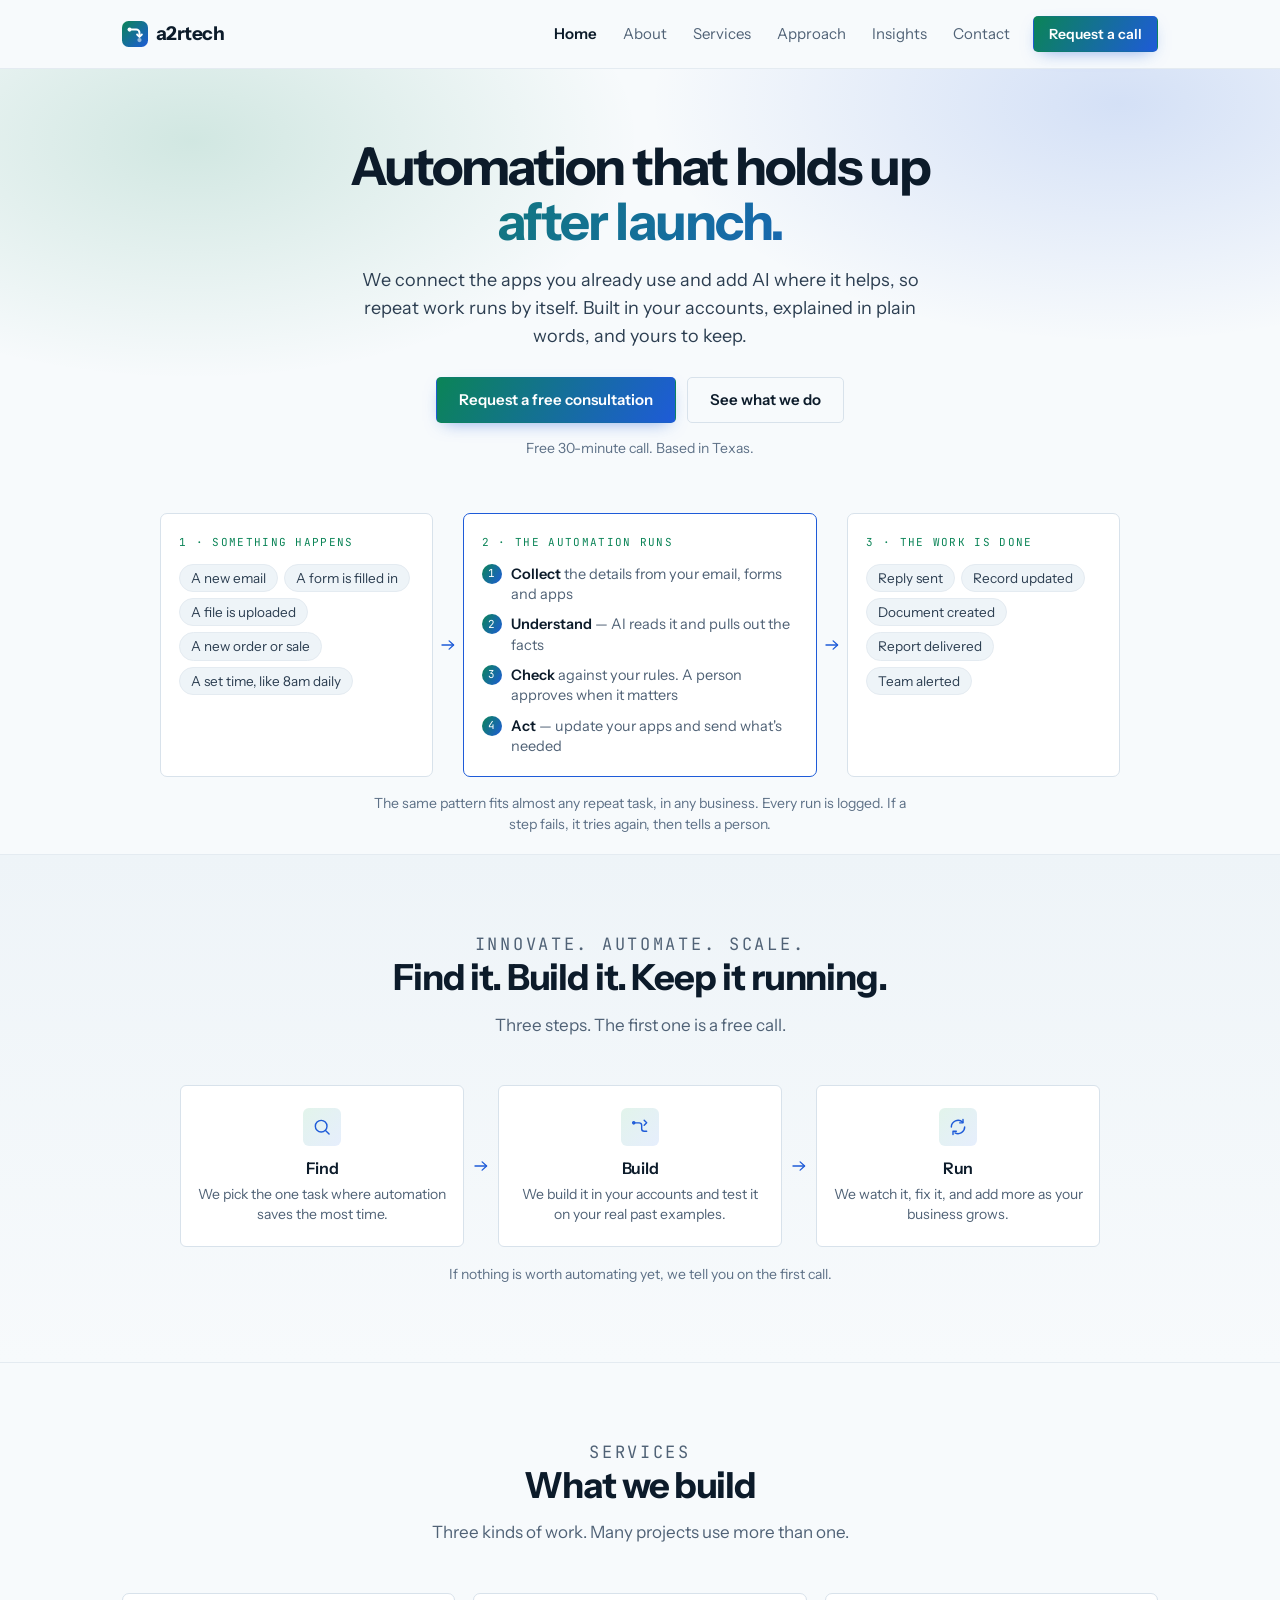
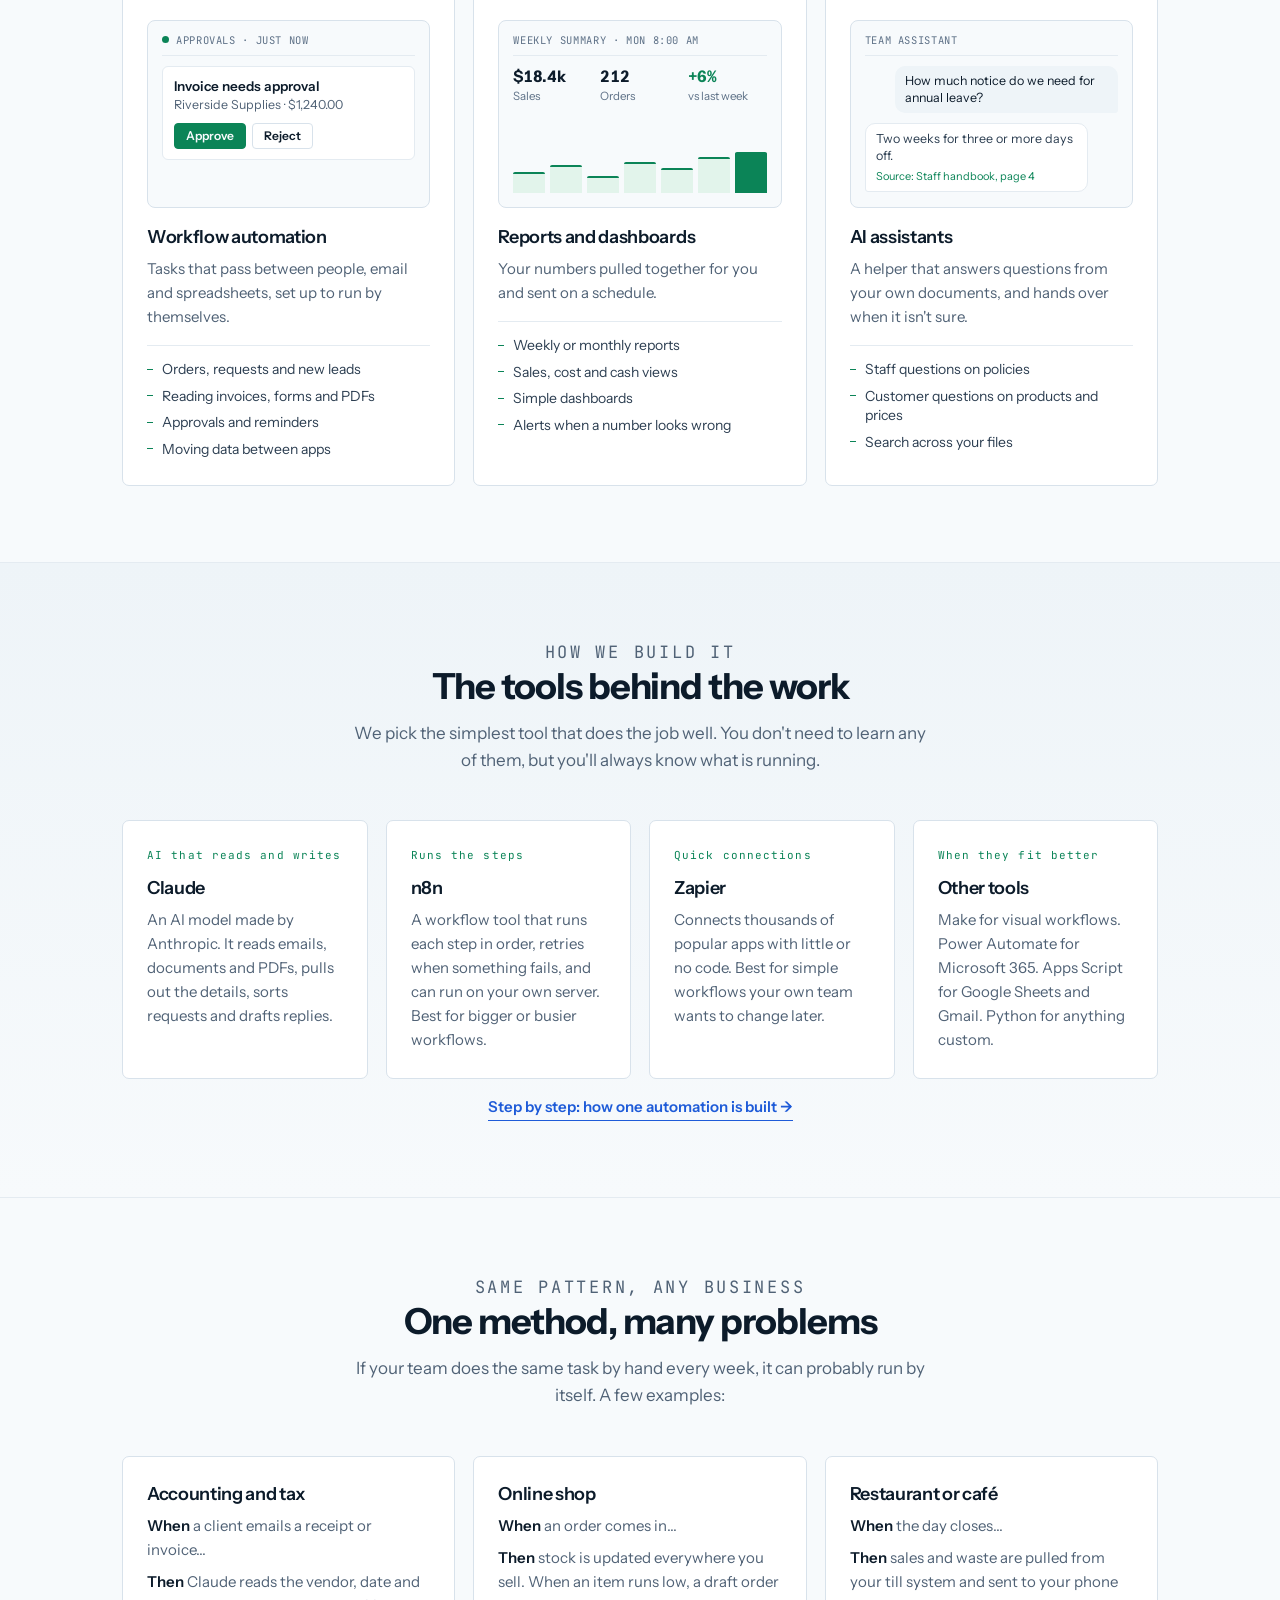
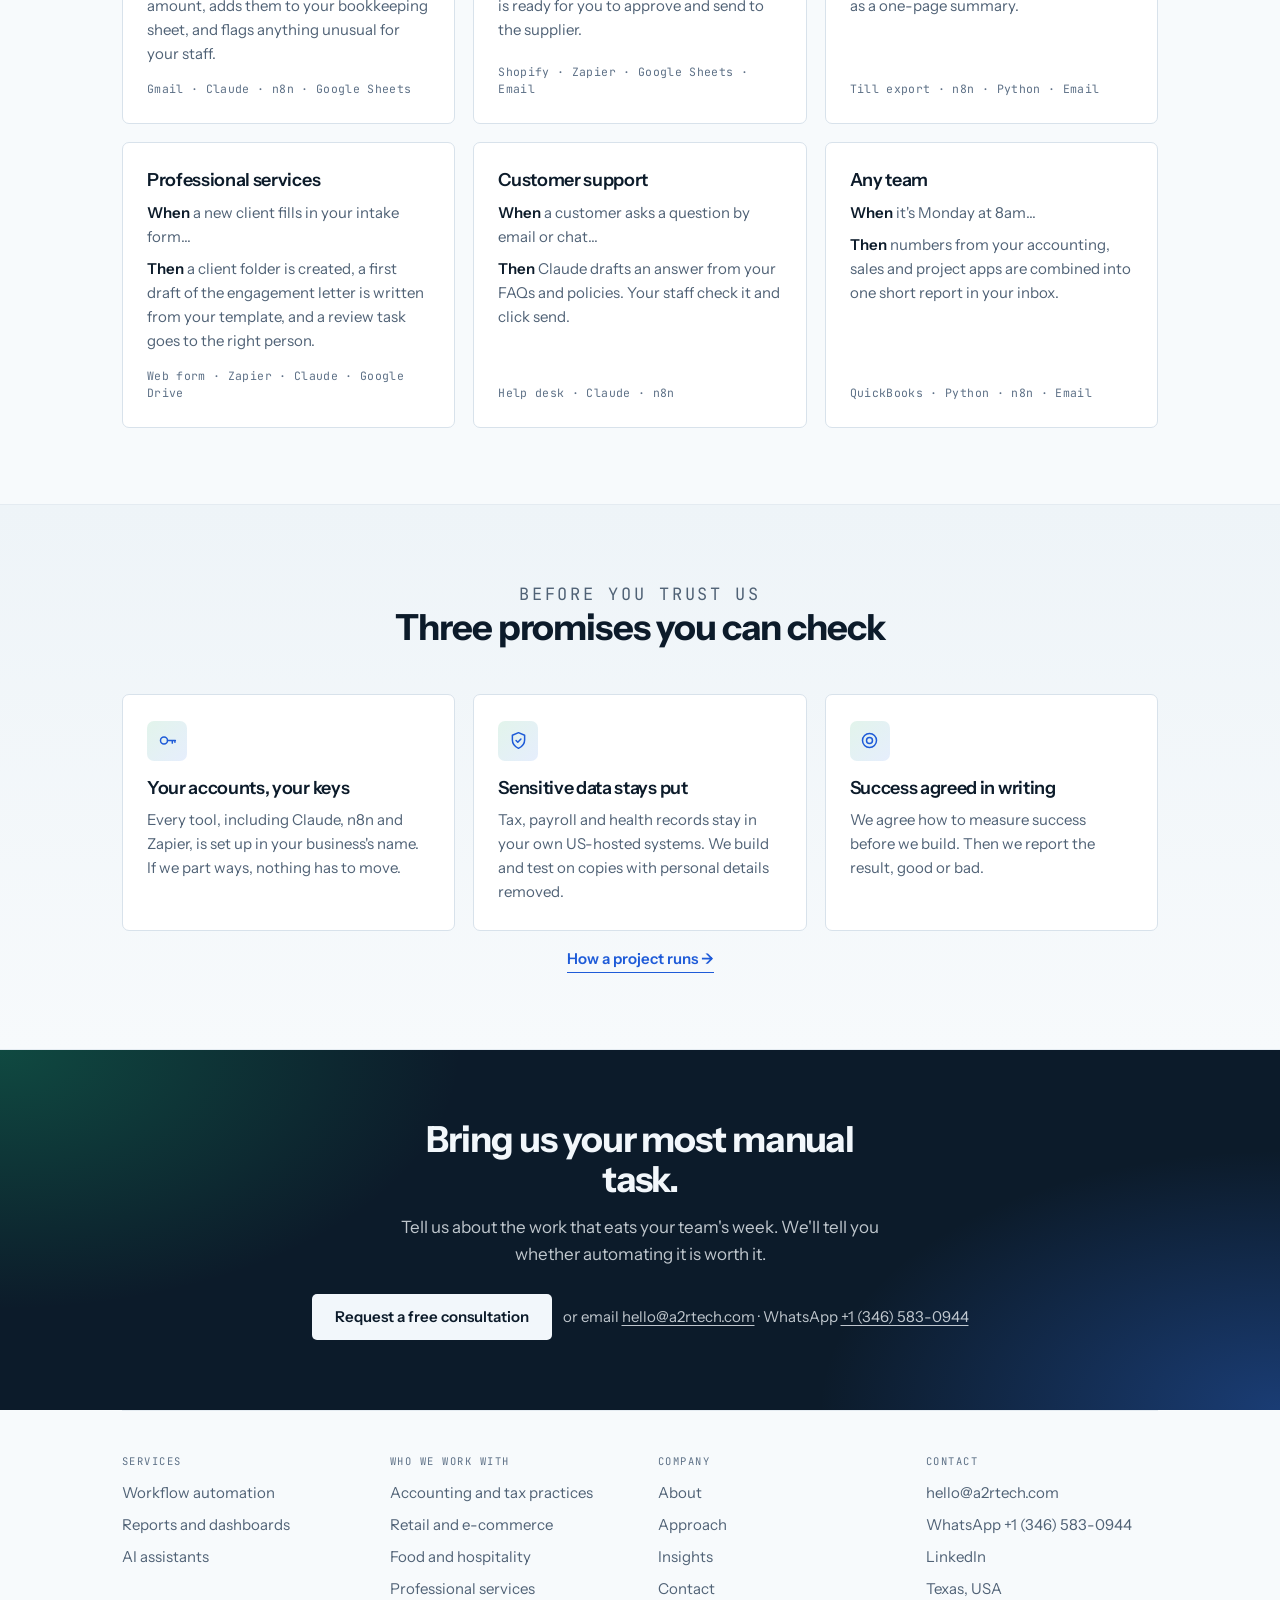
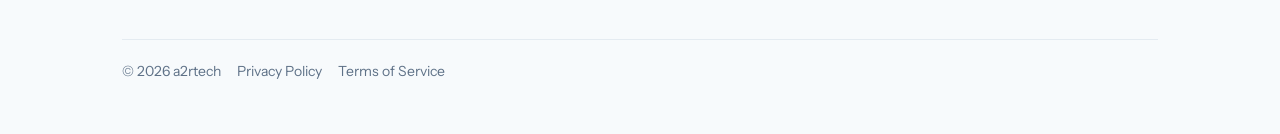
<file: index.html>
<!doctype html>
<html lang="en">
<head>
<meta charset="utf-8">
<meta name="viewport" content="width=device-width, initial-scale=1, viewport-fit=cover">
<title>a2rtech &#8212; AI and automation studio</title>
<meta name="description" content="a2rtech builds automations, reports and AI assistants for small businesses, using tools like Claude, n8n and Zapier. Built in your own accounts, documented, and yours to keep.">
<link rel="preconnect" href="https://fonts.googleapis.com">
<link rel="preconnect" href="https://fonts.gstatic.com" crossorigin>
<link rel="stylesheet" href="https://fonts.googleapis.com/css2?family=Instrument+Sans:wght@400;500;600;700&family=JetBrains+Mono:wght@400;500&display=swap">
<link rel="stylesheet" href="styles.css">
<link rel="icon" href="favicon.svg" type="image/svg+xml">
<link rel="canonical" href="https://a2rtech.com/">
<meta property="og:type" content="website">
<meta property="og:site_name" content="a2rtech">
<meta property="og:title" content="a2rtech &#8212; AI and automation studio">
<meta property="og:description" content="a2rtech builds automations, reports and AI assistants for small businesses, using tools like Claude, n8n and Zapier. Built in your own accounts, documented, and yours to keep.">
<meta property="og:url" content="https://a2rtech.com/">
<meta property="og:image" content="https://a2rtech.com/og-image.png">
<meta property="og:image:width" content="1200">
<meta property="og:image:height" content="630">
<meta name="twitter:card" content="summary_large_image">
</head>
<body>

<a class="skip" href="#main">Skip to content</a>

<div class="navwrap">
  <div class="shell">
    <nav class="nav" aria-label="Main">
      <a href="index.html" class="brand"><img src="logo.svg" class="brand-mark" alt="" width="26" height="26">a2rtech</a>
      <button class="navtoggle" type="button" aria-expanded="false" aria-controls="nav-links" aria-label="Open menu"><span aria-hidden="true"></span></button>
      <div class="nav-links" id="nav-links">
        <a href="index.html" class="link" aria-current="page">Home</a>
        <a href="about.html" class="link">About</a>
        <a href="services.html" class="link">Services</a>
        <a href="approach.html" class="link">Approach</a>
        <a href="insights.html" class="link">Insights</a>
        <a href="contact.html" class="link">Contact</a>
        <a href="contact.html" class="btn btn-primary btn-sm push">Request a call</a>
      </div>
    </nav>
  </div>
</div>

<main id="main">

<div class="shell">
  <header class="hero">
    <h1>Automation that holds up <span class="grad-text">after launch.</span></h1>
    <p class="sub">We connect the apps you already use and add AI where it helps, so repeat work runs by itself. Built in your accounts, explained in plain words, and yours to keep.</p>
    <div class="ctas">
      <a href="contact.html" class="btn btn-primary">Request a free consultation</a>
      <a href="services.html" class="btn btn-ghost">See what we do</a>
    </div>
    <p class="note">Free 30-minute call. Based in Texas.</p>

    <figure class="pipefig">
      <div class="pipe">
        <div class="pipe-col">
          <p class="pipe-label">1 &#183; Something happens</p>
          <ul class="chips">
            <li>A new email</li>
            <li>A form is filled in</li>
            <li>A file is uploaded</li>
            <li>A new order or sale</li>
            <li>A set time, like 8am daily</li>
          </ul>
        </div>
        <div class="pipe-arrow" aria-hidden="true"><svg viewBox="0 0 24 24"><path d="M4 12h15"/><path d="m13.5 6.5 6 5.5-6 5.5"/></svg></div>
        <div class="pipe-col pipe-core">
          <p class="pipe-label">2 &#183; The automation runs</p>
          <ol class="pipe-steps">
            <li><b>Collect</b> the details from your email, forms and apps</li>
            <li><b>Understand</b> &#8212; AI reads it and pulls out the facts</li>
            <li><b>Check</b> against your rules. A person approves when it matters</li>
            <li><b>Act</b> &#8212; update your apps and send what's needed</li>
          </ol>
        </div>
        <div class="pipe-arrow" aria-hidden="true"><svg viewBox="0 0 24 24"><path d="M4 12h15"/><path d="m13.5 6.5 6 5.5-6 5.5"/></svg></div>
        <div class="pipe-col">
          <p class="pipe-label">3 &#183; The work is done</p>
          <ul class="chips">
            <li>Reply sent</li>
            <li>Record updated</li>
            <li>Document created</li>
            <li>Report delivered</li>
            <li>Team alerted</li>
          </ul>
        </div>
      </div>
      <figcaption>The same pattern fits almost any repeat task, in any business. Every run is logged. If a step fails, it tries again, then tells a person.</figcaption>
    </figure>
  </header>
</div>

<div class="tinted">
  <div class="shell">
    <section>
      <div class="sechead">
        <p class="kicker">Innovate. Automate. Scale.</p>
        <h2>Find it. Build it. Keep it running.</h2>
        <p>Three steps. The first one is a free call.</p>
      </div>
      <div class="flow">
    <div class="flow-step">
      <span class="ico" aria-hidden="true"><svg viewBox="0 0 24 24"><path d="M11 4a7 7 0 1 0 0 14 7 7 0 0 0 0-14z"/><path d="m16.5 16.5 4 4"/></svg></span>
      <h3>Find</h3>
      <p>We pick the one task where automation saves the most time.</p>
    </div>
    <div class="flow-arrow" aria-hidden="true"><svg viewBox="0 0 24 24"><path d="M4 12h15"/><path d="m13.5 6.5 6 5.5-6 5.5"/></svg></div>
    <div class="flow-step">
      <span class="ico" aria-hidden="true"><svg viewBox="0 0 24 24"><path d="M4 7h7a3 3 0 0 1 3 3v4a3 3 0 0 0 3 3h3"/><path d="m17 4 3 3-3 3"/><circle cx="4.5" cy="7" r="1.3"/></svg></span>
      <h3>Build</h3>
      <p>We build it in your accounts and test it on your real past examples.</p>
    </div>
    <div class="flow-arrow" aria-hidden="true"><svg viewBox="0 0 24 24"><path d="M4 12h15"/><path d="m13.5 6.5 6 5.5-6 5.5"/></svg></div>
    <div class="flow-step">
      <span class="ico" aria-hidden="true"><svg viewBox="0 0 24 24"><path d="M4 12a8 8 0 0 1 13.7-5.6"/><path d="M20 12a8 8 0 0 1-11.6 7.1"/><path d="M18 3v4h-4"/><path d="M6 21v-4h4"/></svg></span>
      <h3>Run</h3>
      <p>We watch it, fix it, and add more as your business grows.</p>
    </div>
  </div>
      <p class="flow-note">If nothing is worth automating yet, we tell you on the first call.</p>
    </section>
  </div>
</div>

<div class="shell">
  <section>
    <div class="sechead">
      <p class="kicker">Services</p>
      <h2>What we build</h2>
      <p>Three kinds of work. Many projects use more than one.</p>
    </div>
    <div class="grid g3">
      <a class="card" href="services.html#automation">
        <div class="shot" aria-hidden="true">
          <div class="shot-bar"><span class="live"></span>Approvals &#183; just now</div>
          <div class="msg">
            <p class="msg-title">Invoice needs approval</p>
            <p class="msg-meta">Riverside Supplies &#183; $1,240.00</p>
            <div class="msg-btns"><span class="ok">Approve</span><span>Reject</span></div>
          </div>
        </div>
        <h3>Workflow automation</h3>
        <p>Tasks that pass between people, email and spreadsheets, set up to run by themselves.</p>
        <ul class="ticks">
          <li>Orders, requests and new leads</li>
          <li>Reading invoices, forms and PDFs</li>
          <li>Approvals and reminders</li>
          <li>Moving data between apps</li>
        </ul>
      </a>
      <a class="card" href="services.html#data">
        <div class="shot" aria-hidden="true">
          <div class="shot-bar">Weekly summary &#183; Mon 8:00 am</div>
          <div class="kpis">
            <div><b>$18.4k</b><span>Sales</span></div>
            <div><b>212</b><span>Orders</span></div>
            <div><b class="up">+6%</b><span>vs last week</span></div>
          </div>
          <div class="bars"><i style="--h:46%"></i><i style="--h:62%"></i><i style="--h:38%"></i><i style="--h:70%"></i><i style="--h:55%"></i><i style="--h:80%"></i><i style="--h:92%"></i></div>
        </div>
        <h3>Reports and dashboards</h3>
        <p>Your numbers pulled together for you and sent on a schedule.</p>
        <ul class="ticks">
          <li>Weekly or monthly reports</li>
          <li>Sales, cost and cash views</li>
          <li>Simple dashboards</li>
          <li>Alerts when a number looks wrong</li>
        </ul>
      </a>
      <a class="card" href="services.html#assistants">
        <div class="shot" aria-hidden="true">
          <div class="shot-bar">Team assistant</div>
          <p class="bubble q">How much notice do we need for annual leave?</p>
          <p class="bubble a">Two weeks for three or more days off.<span class="src">Source: Staff handbook, page 4</span></p>
        </div>
        <h3>AI assistants</h3>
        <p>A helper that answers questions from your own documents, and hands over when it isn't sure.</p>
        <ul class="ticks">
          <li>Staff questions on policies</li>
          <li>Customer questions on products and prices</li>
          <li>Search across your files</li>
        </ul>
      </a>
    </div>
  </section>
</div>

<div class="tinted">
  <div class="shell">
    <section>
      <div class="sechead">
        <p class="kicker">How we build it</p>
        <h2>The tools behind the work</h2>
        <p>We pick the simplest tool that does the job well. You don't need to learn any of them, but you'll always know what is running.</p>
      </div>
      <div class="grid g4">
        <div class="card">
          <span class="n">AI that reads and writes</span>
          <h3>Claude</h3>
          <p>An AI model made by Anthropic. It reads emails, documents and PDFs, pulls out the details, sorts requests and drafts replies.</p>
        </div>
        <div class="card">
          <span class="n">Runs the steps</span>
          <h3>n8n</h3>
          <p>A workflow tool that runs each step in order, retries when something fails, and can run on your own server. Best for bigger or busier workflows.</p>
        </div>
        <div class="card">
          <span class="n">Quick connections</span>
          <h3>Zapier</h3>
          <p>Connects thousands of popular apps with little or no code. Best for simple workflows your own team wants to change later.</p>
        </div>
        <div class="card">
          <span class="n">When they fit better</span>
          <h3>Other tools</h3>
          <p>Make for visual workflows. Power Automate for Microsoft 365. Apps Script for Google Sheets and Gmail. Python for anything custom.</p>
        </div>
      </div>
      <p class="flow-note"><a href="services.html#tools" class="inline-link">Step by step: how one automation is built &#8594;</a></p>
    </section>
  </div>
</div>

<div class="shell">
  <section>
    <div class="sechead">
      <p class="kicker">Same pattern, any business</p>
      <h2>One method, many problems</h2>
      <p>If your team does the same task by hand every week, it can probably run by itself. A few examples:</p>
    </div>
    <div class="grid g3">
      <div class="card ex">
        <h3>Accounting and tax</h3>
        <p><b>When</b> a client emails a receipt or invoice&#8230;</p>
        <p><b>Then</b> Claude reads the vendor, date and amount, adds them to your bookkeeping sheet, and flags anything unusual for your staff.</p>
        <p class="uses">Gmail &#183; Claude &#183; n8n &#183; Google Sheets</p>
      </div>
      <div class="card ex">
        <h3>Online shop</h3>
        <p><b>When</b> an order comes in&#8230;</p>
        <p><b>Then</b> stock is updated everywhere you sell. When an item runs low, a draft order is ready for you to approve and send to the supplier.</p>
        <p class="uses">Shopify &#183; Zapier &#183; Google Sheets &#183; Email</p>
      </div>
      <div class="card ex">
        <h3>Restaurant or caf&#233;</h3>
        <p><b>When</b> the day closes&#8230;</p>
        <p><b>Then</b> sales and waste are pulled from your till system and sent to your phone as a one-page summary.</p>
        <p class="uses">Till export &#183; n8n &#183; Python &#183; Email</p>
      </div>
      <div class="card ex">
        <h3>Professional services</h3>
        <p><b>When</b> a new client fills in your intake form&#8230;</p>
        <p><b>Then</b> a client folder is created, a first draft of the engagement letter is written from your template, and a review task goes to the right person.</p>
        <p class="uses">Web form &#183; Zapier &#183; Claude &#183; Google Drive</p>
      </div>
      <div class="card ex">
        <h3>Customer support</h3>
        <p><b>When</b> a customer asks a question by email or chat&#8230;</p>
        <p><b>Then</b> Claude drafts an answer from your FAQs and policies. Your staff check it and click send.</p>
        <p class="uses">Help desk &#183; Claude &#183; n8n</p>
      </div>
      <div class="card ex">
        <h3>Any team</h3>
        <p><b>When</b> it's Monday at 8am&#8230;</p>
        <p><b>Then</b> numbers from your accounting, sales and project apps are combined into one short report in your inbox.</p>
        <p class="uses">QuickBooks &#183; Python &#183; n8n &#183; Email</p>
      </div>
    </div>
  </section>
</div>

<div class="tinted">
  <div class="shell">
    <section>
      <div class="sechead">
        <p class="kicker">Before you trust us</p>
        <h2>Three promises you can check</h2>
      </div>
      <div class="grid g3">
        <div class="card">
          <span class="ico" aria-hidden="true"><svg viewBox="0 0 24 24"><circle cx="8" cy="12" r="4"/><path d="M12 12h9M17.5 12v3M20.5 12v2"/></svg></span>
          <h3>Your accounts, your keys</h3>
          <p>Every tool, including Claude, n8n and Zapier, is set up in your business's name. If we part ways, nothing has to move.</p>
        </div>
        <div class="card">
          <span class="ico" aria-hidden="true"><svg viewBox="0 0 24 24"><path d="M12 3 5 6v5.5c0 4.2 2.9 7.6 7 9.5 4.1-1.9 7-5.3 7-9.5V6z"/><path d="m9.2 12 2 2 3.6-3.8"/></svg></span>
          <h3>Sensitive data stays put</h3>
          <p>Tax, payroll and health records stay in your own US-hosted systems. We build and test on copies with personal details removed.</p>
        </div>
        <div class="card">
          <span class="ico" aria-hidden="true"><svg viewBox="0 0 24 24"><circle cx="12" cy="12" r="8"/><circle cx="12" cy="12" r="3.4"/></svg></span>
          <h3>Success agreed in writing</h3>
          <p>We agree how to measure success before we build. Then we report the result, good or bad.</p>
        </div>
      </div>
      <p class="flow-note"><a href="approach.html" class="inline-link">How a project runs &#8594;</a></p>
    </section>
  </div>
</div>

<div class="band">
  <div class="shell">
    <div class="cta-inner">
      <h2>Bring us your most manual task.</h2>
      <p>Tell us about the work that eats your team's week. We'll tell you whether automating it is worth it.</p>
      <div class="ctas">
        <a href="contact.html" class="btn btn-invert">Request a free consultation</a>
        <span class="alt-mail">or email <a href="mailto:hello@a2rtech.com">hello@a2rtech.com</a> · WhatsApp <a href="https://wa.me/13465830944">+1 (346) 583-0944</a></span>
      </div>
    </div>
  </div>
</div>

</main>

<div class="shell">
  <footer>
    <div class="fgrid">
      <div class="fcol">
        <h3>Services</h3>
        <ul>
          <li><a href="services.html#automation">Workflow automation</a></li>
          <li><a href="services.html#data">Reports and dashboards</a></li>
          <li><a href="services.html#assistants">AI assistants</a></li>
        </ul>
      </div>
      <div class="fcol">
        <h3>Who we work with</h3>
        <ul>
          <li><a href="services.html#sectors">Accounting and tax practices</a></li>
          <li><a href="services.html#sectors">Retail and e-commerce</a></li>
          <li><a href="services.html#sectors">Food and hospitality</a></li>
          <li><a href="services.html#sectors">Professional services</a></li>
        </ul>
      </div>
      <div class="fcol">
        <h3>Company</h3>
        <ul>
          <li><a href="about.html">About</a></li>
          <li><a href="approach.html">Approach</a></li>
          <li><a href="insights.html">Insights</a></li>
          <li><a href="contact.html">Contact</a></li>
        </ul>
      </div>
      <div class="fcol">
        <h3>Contact</h3>
        <ul>
          <li><a href="mailto:hello@a2rtech.com">hello@a2rtech.com</a></li>
          <li><a href="https://wa.me/13465830944">WhatsApp +1 (346) 583-0944</a></li>
          <li><a href="https://www.linkedin.com/in/aishwarya-kandasami-37760b34">LinkedIn</a></li>
          <li><span>Texas, USA</span></li>
        </ul>
      </div>
    </div>
    <div class="fbase">
      <span>&copy; 2026 a2rtech</span>
      <a href="privacy.html">Privacy Policy</a>
      <a href="terms.html">Terms of Service</a>
    </div>
  </footer>
</div>

<script src="site.js"></script>

</body>
</html>
</file>
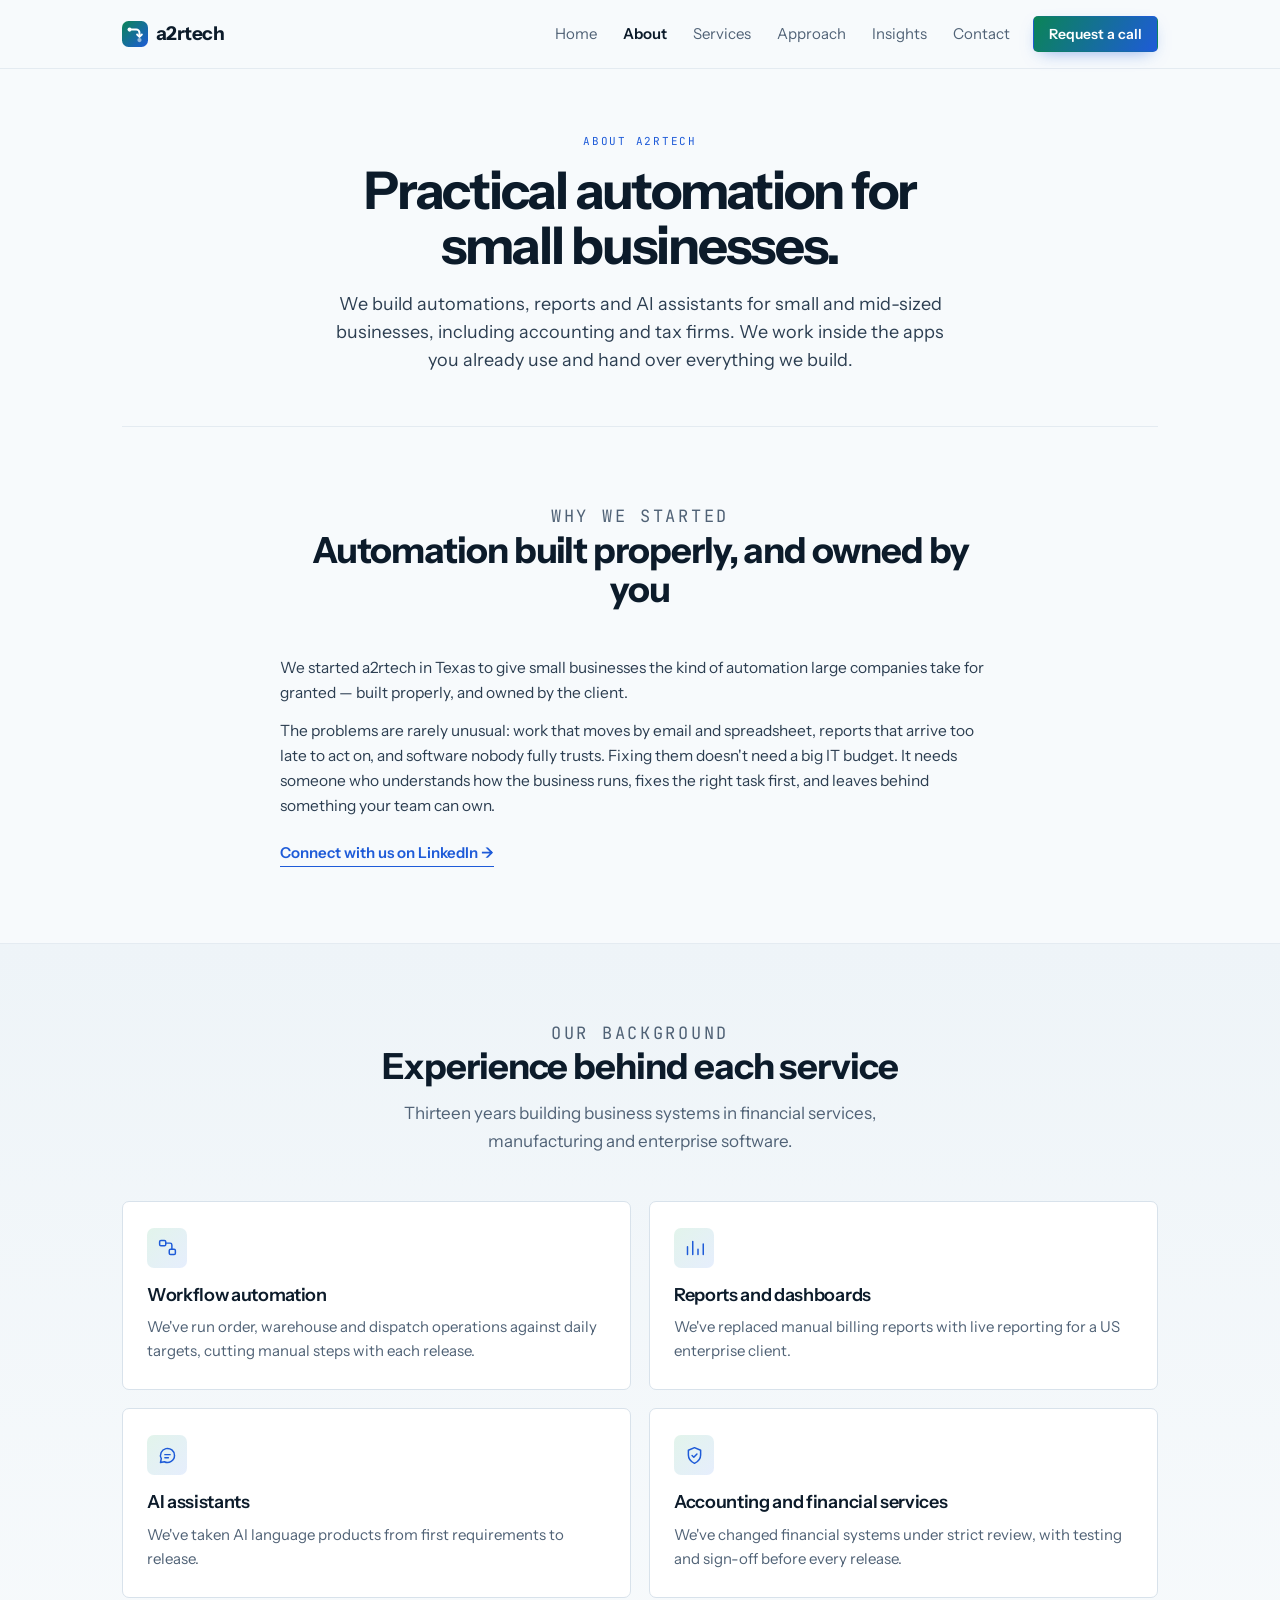
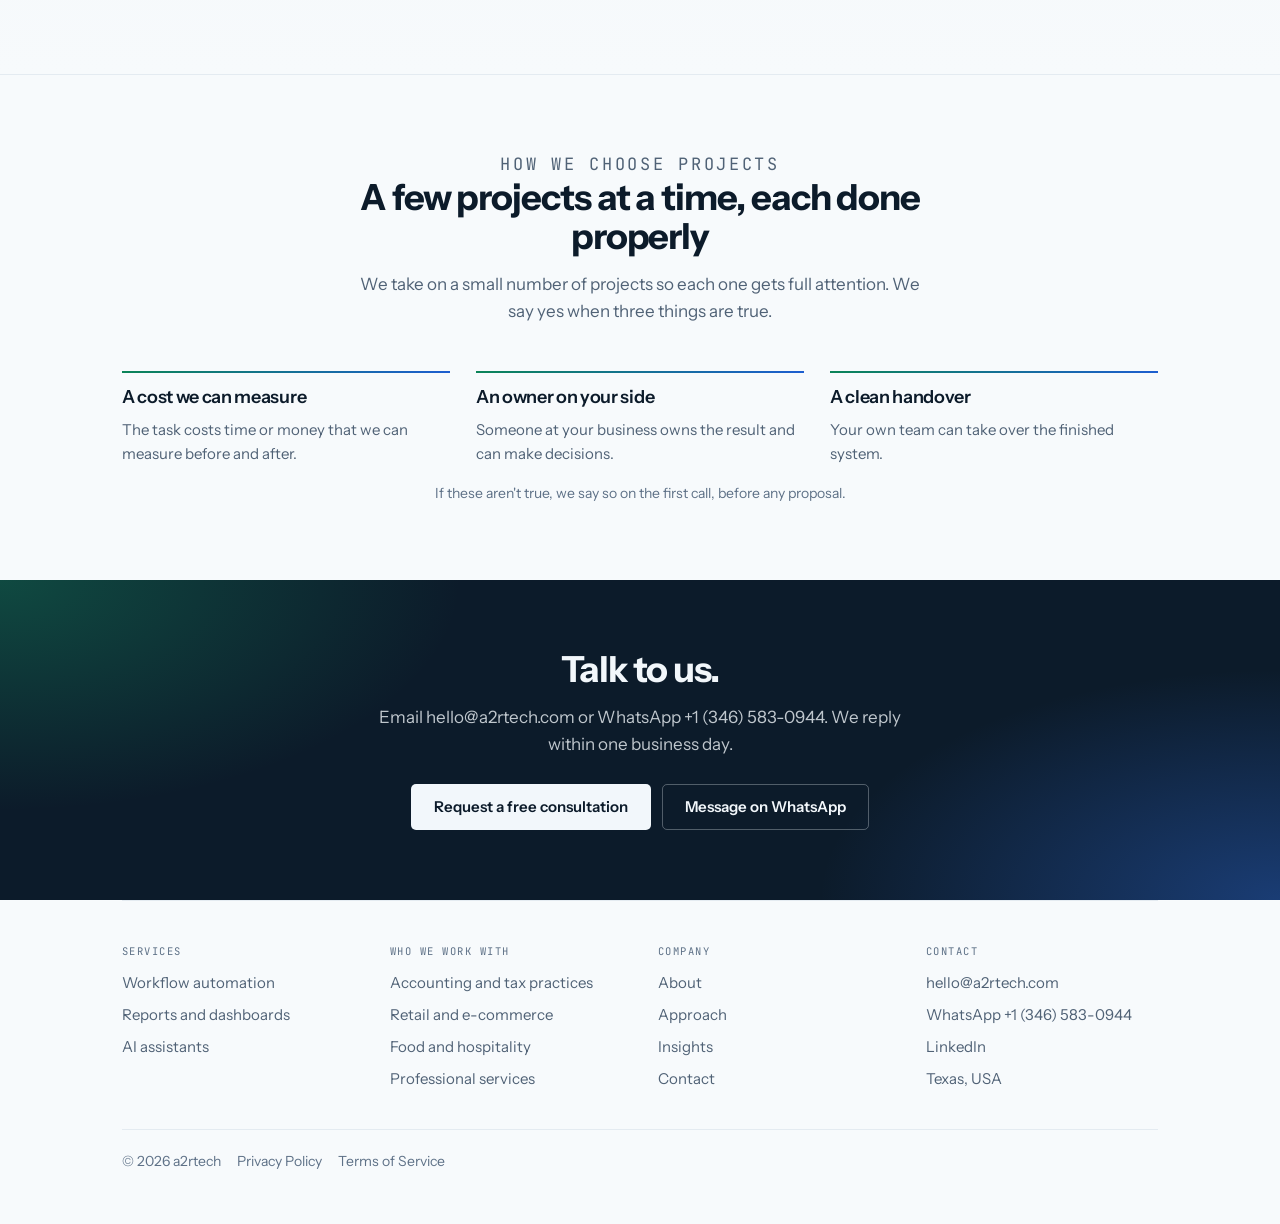
<file: about.html>
<!doctype html>
<html lang="en">
<head>
<meta charset="utf-8">
<meta name="viewport" content="width=device-width, initial-scale=1, viewport-fit=cover">
<title>About — a2rtech</title>
<meta name="description" content="We build automations, reports and AI assistants for small and mid-sized businesses, including accounting and tax firms. Based in Texas.">
<link rel="preconnect" href="https://fonts.googleapis.com">
<link rel="preconnect" href="https://fonts.gstatic.com" crossorigin>
<link rel="stylesheet" href="https://fonts.googleapis.com/css2?family=Instrument+Sans:wght@400;500;600;700&family=JetBrains+Mono:wght@400;500&display=swap">
<link rel="stylesheet" href="styles.css">
<link rel="icon" href="favicon.svg" type="image/svg+xml">
<link rel="canonical" href="https://a2rtech.com/about">
<meta property="og:type" content="website">
<meta property="og:site_name" content="a2rtech">
<meta property="og:title" content="About — a2rtech">
<meta property="og:description" content="We build automations, reports and AI assistants for small and mid-sized businesses, including accounting and tax firms. Based in Texas.">
<meta property="og:url" content="https://a2rtech.com/about">
<meta property="og:image" content="https://a2rtech.com/og-image.png">
<meta property="og:image:width" content="1200">
<meta property="og:image:height" content="630">
<meta name="twitter:card" content="summary_large_image">
</head>
<body>

<a class="skip" href="#main">Skip to content</a>

<div class="navwrap">
  <div class="shell">
    <nav class="nav" aria-label="Main">
      <a href="index.html" class="brand"><img src="logo.svg" class="brand-mark" alt="" width="26" height="26">a2rtech</a>
      <button class="navtoggle" type="button" aria-expanded="false" aria-controls="nav-links" aria-label="Open menu"><span aria-hidden="true"></span></button>
      <div class="nav-links" id="nav-links">
        <a href="index.html" class="link">Home</a>
        <a href="about.html" class="link" aria-current="page">About</a>
        <a href="services.html" class="link">Services</a>
        <a href="approach.html" class="link">Approach</a>
        <a href="insights.html" class="link">Insights</a>
        <a href="contact.html" class="link">Contact</a>
        <a href="contact.html" class="btn btn-primary btn-sm push">Request a call</a>
      </div>
    </nav>
  </div>
</div>

<main id="main">

<div class="shell">
  <header class="pagehead">
    <p class="kicker">About a2rtech</p>
    <h1>Practical automation for small businesses.</h1>
    <p class="sub">We build automations, reports and AI assistants for small and mid-sized businesses, including accounting and tax firms. We work inside the apps you already use and hand over everything we build.</p>
  </header>
</div>

<div class="shell">
  <section>
    <div class="sechead">
      <p class="kicker">Why we started</p>
      <h2>Automation built properly, and owned by you</h2>
    </div>
    <div class="prose narrow" style="margin-inline:auto">
      <p>We started a2rtech in Texas to give small businesses the kind of automation large companies take for granted &#8212; built properly, and owned by the client.</p>
      <p>The problems are rarely unusual: work that moves by email and spreadsheet, reports that arrive too late to act on, and software nobody fully trusts. Fixing them doesn't need a big IT budget. It needs someone who understands how the business runs, fixes the right task first, and leaves behind something your team can own.</p>
      <p style="margin-top:22px"><a href="https://www.linkedin.com/in/aishwarya-kandasami-37760b34" class="inline-link">Connect with us on LinkedIn &#8594;</a></p>
    </div>
  </section>
</div>

<div class="tinted">
  <div class="shell">
    <section>
      <div class="sechead">
        <p class="kicker">Our background</p>
        <h2>Experience behind each service</h2>
        <p>Thirteen years building business systems in financial services, manufacturing and enterprise software.</p>
      </div>
      <div class="grid g2">
        <div class="card">
          <span class="ico" aria-hidden="true"><svg viewBox="0 0 24 24"><rect x="3" y="4" width="7" height="6" rx="1.5"/><rect x="14" y="14" width="7" height="6" rx="1.5"/><path d="M10 7h5a2 2 0 0 1 2 2v5"/></svg></span>
          <h3>Workflow automation</h3>
          <p>We've run order, warehouse and dispatch operations against daily targets, cutting manual steps with each release.</p>
        </div>
        <div class="card">
          <span class="ico" aria-hidden="true"><svg viewBox="0 0 24 24"><path d="M4 20V11M10 20V5M16 20v-6M22 20V8"/></svg></span>
          <h3>Reports and dashboards</h3>
          <p>We've replaced manual billing reports with live reporting for a US enterprise client.</p>
        </div>
        <div class="card">
          <span class="ico" aria-hidden="true"><svg viewBox="0 0 24 24"><path d="M20 12a8 8 0 0 1-11.6 7.1L4 20l.9-4.4A8 8 0 1 1 20 12z"/><path d="M9 11h6M9 14.5h4"/></svg></span>
          <h3>AI assistants</h3>
          <p>We've taken AI language products from first requirements to release.</p>
        </div>
        <div class="card">
          <span class="ico" aria-hidden="true"><svg viewBox="0 0 24 24"><path d="M12 3 5 6v5.5c0 4.2 2.9 7.6 7 9.5 4.1-1.9 7-5.3 7-9.5V6z"/><path d="m9.2 12 2 2 3.6-3.8"/></svg></span>
          <h3>Accounting and financial services</h3>
          <p>We've changed financial systems under strict review, with testing and sign-off before every release.</p>
        </div>
      </div>
    </section>
  </div>
</div>

<div class="shell">
  <section>
    <div class="sechead">
      <p class="kicker">How we choose projects</p>
      <h2>A few projects at a time, each done properly</h2>
      <p>We take on a small number of projects so each one gets full attention. We say yes when three things are true.</p>
    </div>
    <div class="facts f3">
      <div class="fact"><h3>A cost we can measure</h3><p>The task costs time or money that we can measure before and after.</p></div>
      <div class="fact"><h3>An owner on your side</h3><p>Someone at your business owns the result and can make decisions.</p></div>
      <div class="fact"><h3>A clean handover</h3><p>Your own team can take over the finished system.</p></div>
    </div>
    <p class="flow-note">If these aren't true, we say so on the first call, before any proposal.</p>
  </section>
</div>

<div class="band">
  <div class="shell">
    <div class="cta-inner">
      <h2>Talk to us.</h2>
      <p>Email hello@a2rtech.com or WhatsApp +1 (346) 583-0944. We reply within one business day.</p>
      <div class="ctas">
        <a href="contact.html" class="btn btn-invert">Request a free consultation</a>
        <a href="https://wa.me/13465830944" class="btn btn-outline-light">Message on WhatsApp</a>
      </div>
    </div>
  </div>
</div>

</main>

<div class="shell">
  <footer>
    <div class="fgrid">
      <div class="fcol">
        <h3>Services</h3>
        <ul>
          <li><a href="services.html#automation">Workflow automation</a></li>
          <li><a href="services.html#data">Reports and dashboards</a></li>
          <li><a href="services.html#assistants">AI assistants</a></li>
        </ul>
      </div>
      <div class="fcol">
        <h3>Who we work with</h3>
        <ul>
          <li><a href="services.html#sectors">Accounting and tax practices</a></li>
          <li><a href="services.html#sectors">Retail and e-commerce</a></li>
          <li><a href="services.html#sectors">Food and hospitality</a></li>
          <li><a href="services.html#sectors">Professional services</a></li>
        </ul>
      </div>
      <div class="fcol">
        <h3>Company</h3>
        <ul>
          <li><a href="about.html">About</a></li>
          <li><a href="approach.html">Approach</a></li>
          <li><a href="insights.html">Insights</a></li>
          <li><a href="contact.html">Contact</a></li>
        </ul>
      </div>
      <div class="fcol">
        <h3>Contact</h3>
        <ul>
          <li><a href="mailto:hello@a2rtech.com">hello@a2rtech.com</a></li>
          <li><a href="https://wa.me/13465830944">WhatsApp +1 (346) 583-0944</a></li>
          <li><a href="https://www.linkedin.com/in/aishwarya-kandasami-37760b34">LinkedIn</a></li>
          <li><span>Texas, USA</span></li>
        </ul>
      </div>
    </div>
    <div class="fbase">
      <span>&copy; 2026 a2rtech</span>
      <a href="privacy.html">Privacy Policy</a>
      <a href="terms.html">Terms of Service</a>
    </div>
  </footer>
</div>

<script src="site.js"></script>

</body>
</html>
</file>
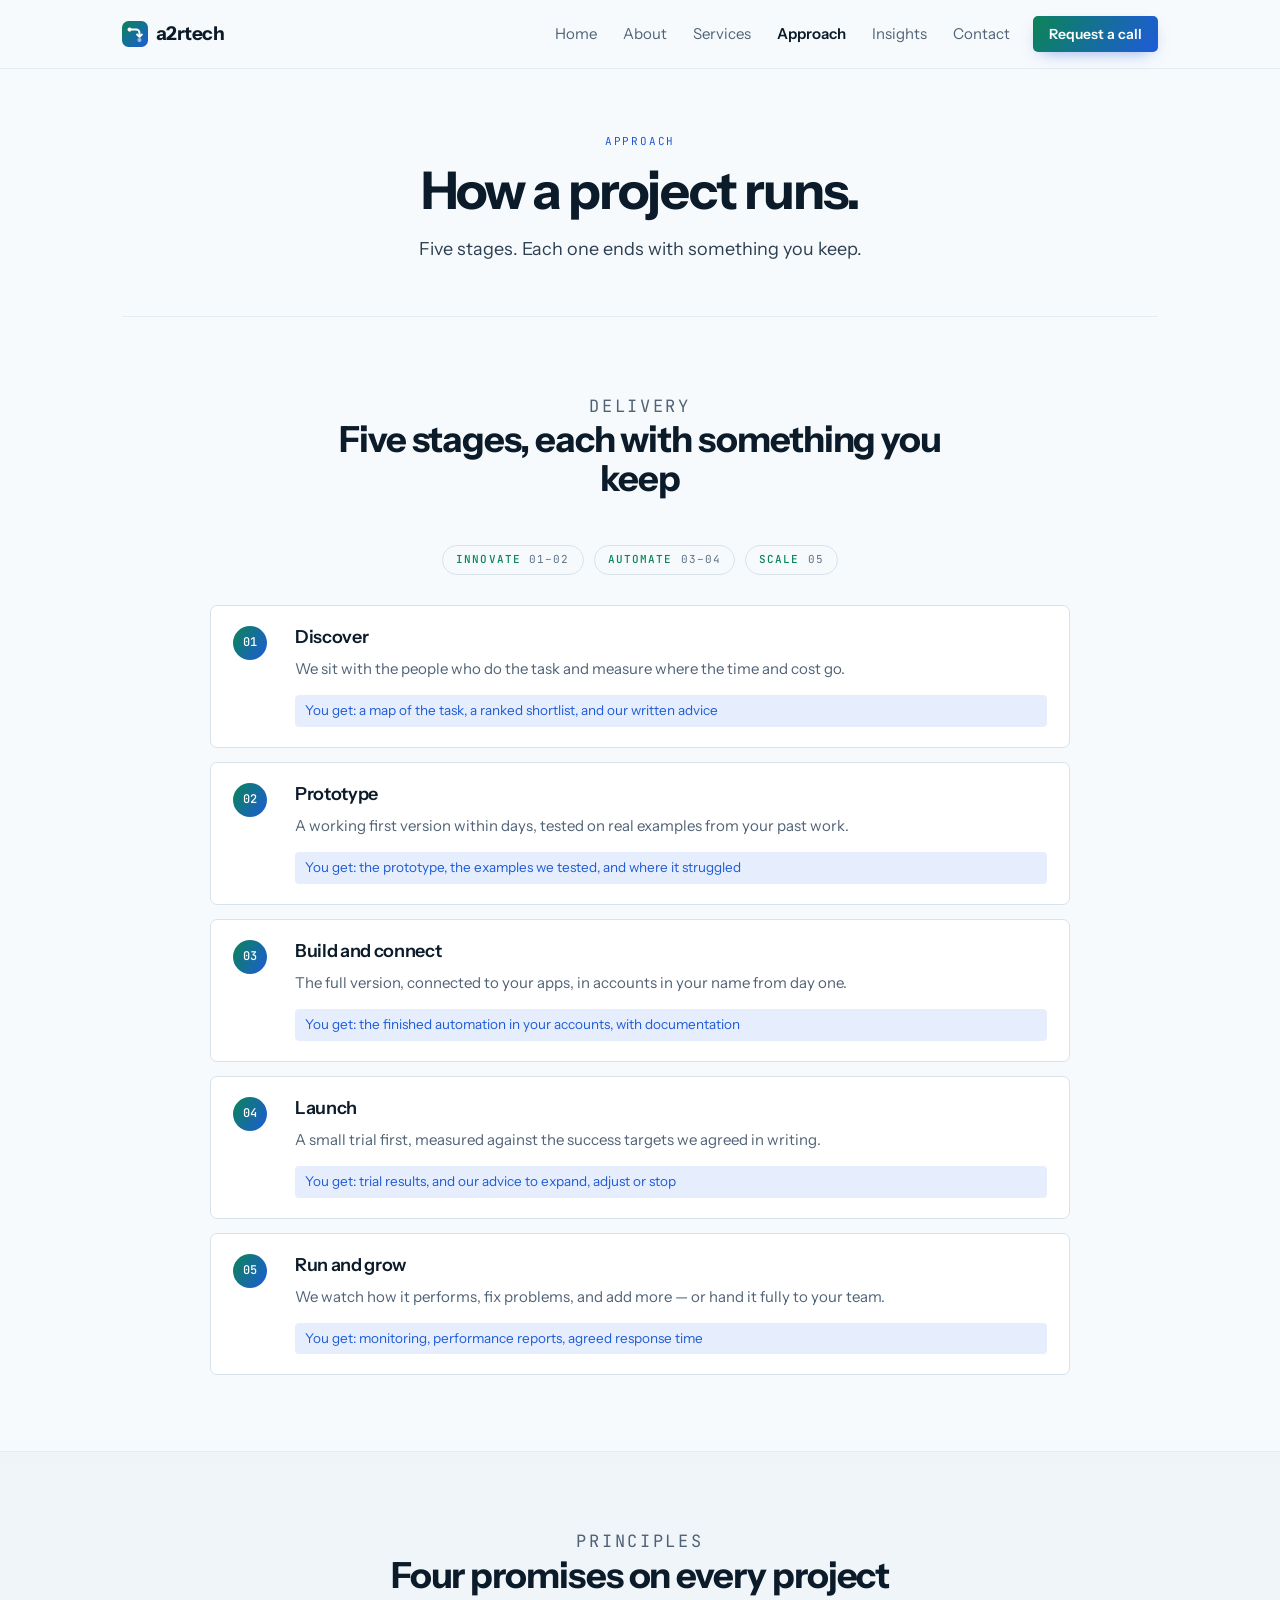
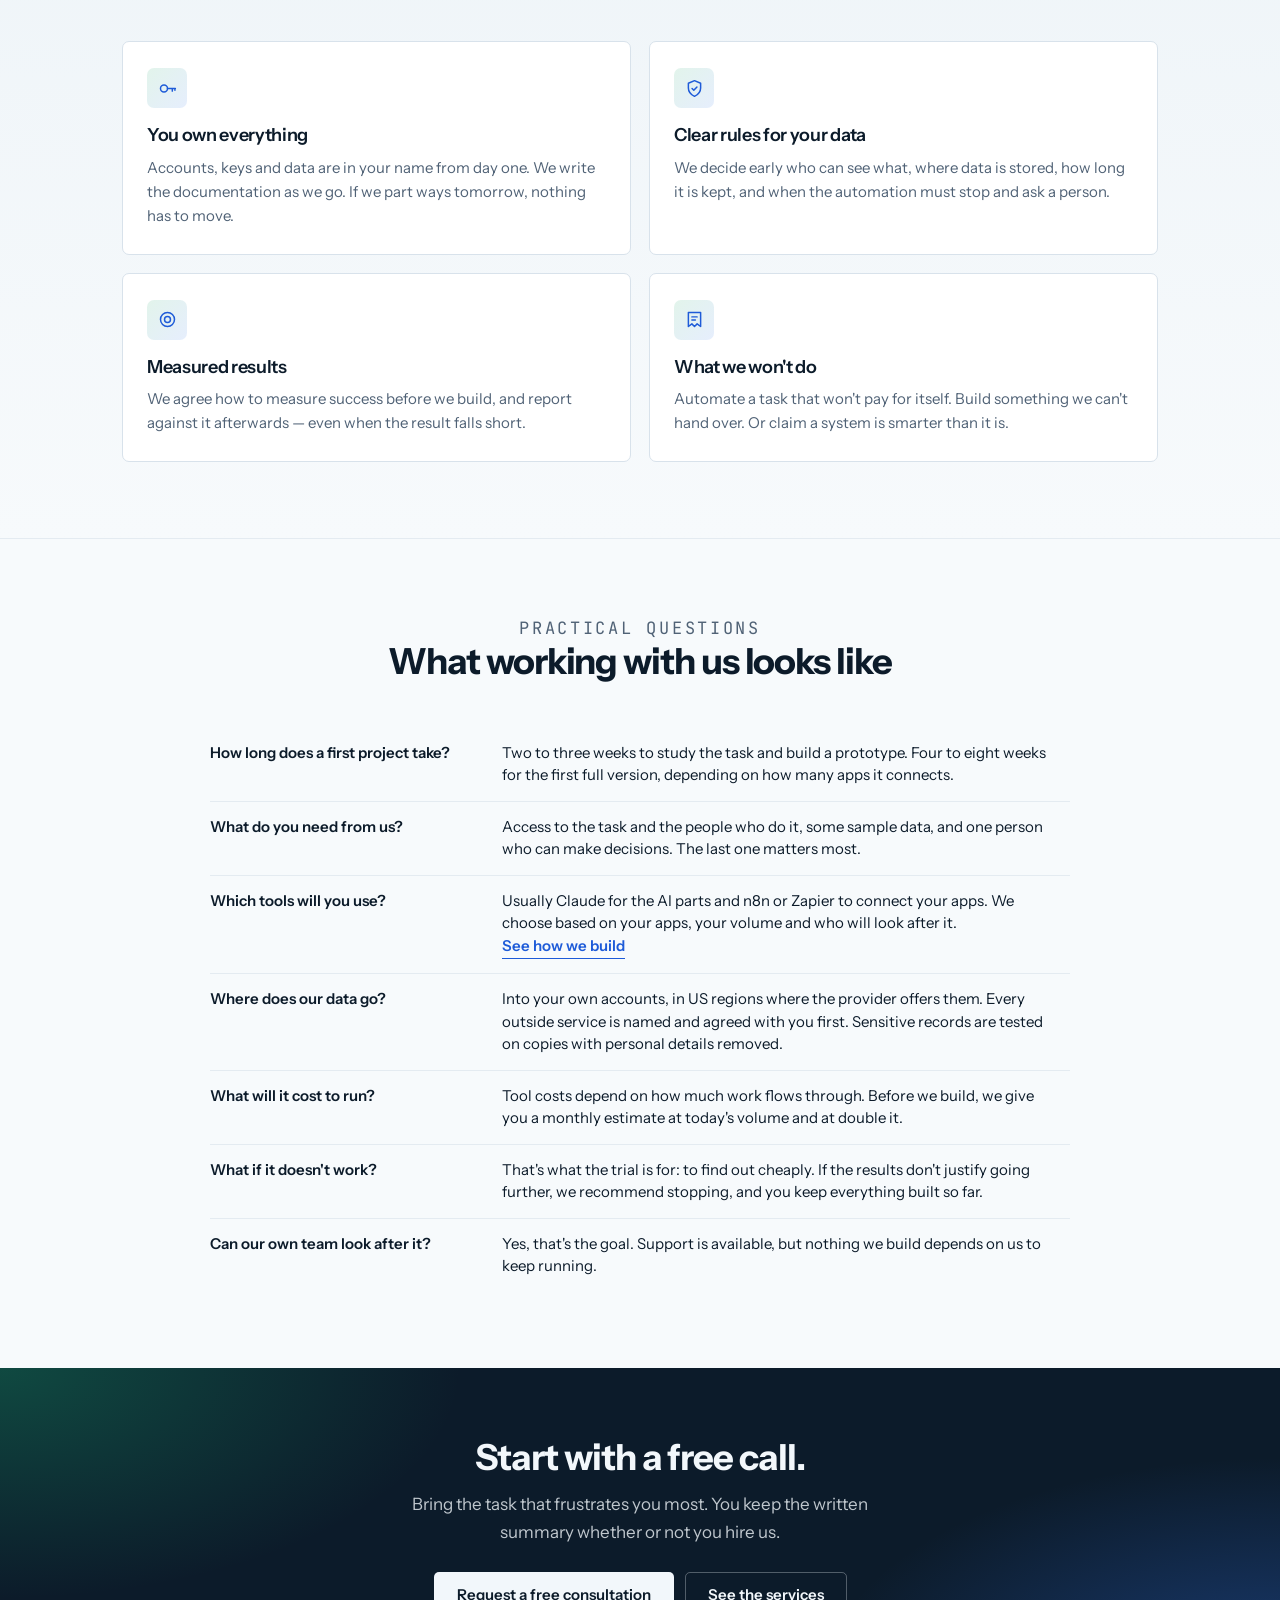
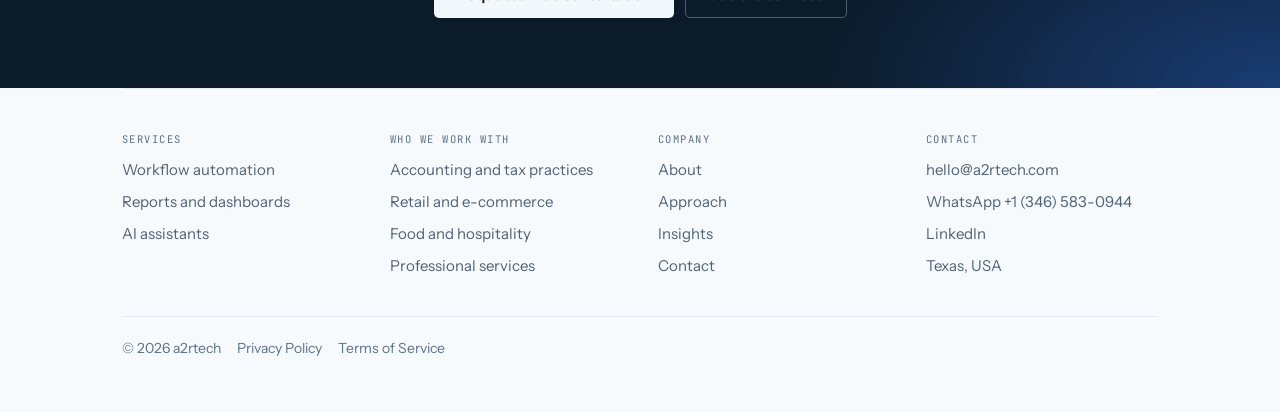
<file: approach.html>
<!doctype html>
<html lang="en">
<head>
<meta charset="utf-8">
<meta name="viewport" content="width=device-width, initial-scale=1, viewport-fit=cover">
<title>Approach — a2rtech</title>
<meta name="description" content="How a2rtech runs a project: five stages, what you get at each one, and four promises behind the work.">
<link rel="preconnect" href="https://fonts.googleapis.com">
<link rel="preconnect" href="https://fonts.gstatic.com" crossorigin>
<link rel="stylesheet" href="https://fonts.googleapis.com/css2?family=Instrument+Sans:wght@400;500;600;700&family=JetBrains+Mono:wght@400;500&display=swap">
<link rel="stylesheet" href="styles.css">
<link rel="icon" href="favicon.svg" type="image/svg+xml">
<link rel="canonical" href="https://a2rtech.com/approach">
<meta property="og:type" content="website">
<meta property="og:site_name" content="a2rtech">
<meta property="og:title" content="Approach — a2rtech">
<meta property="og:description" content="How a2rtech runs a project: five stages, what you get at each one, and four promises behind the work.">
<meta property="og:url" content="https://a2rtech.com/approach">
<meta property="og:image" content="https://a2rtech.com/og-image.png">
<meta property="og:image:width" content="1200">
<meta property="og:image:height" content="630">
<meta name="twitter:card" content="summary_large_image">
</head>
<body>

<a class="skip" href="#main">Skip to content</a>

<div class="navwrap">
  <div class="shell">
    <nav class="nav" aria-label="Main">
      <a href="index.html" class="brand"><img src="logo.svg" class="brand-mark" alt="" width="26" height="26">a2rtech</a>
      <button class="navtoggle" type="button" aria-expanded="false" aria-controls="nav-links" aria-label="Open menu"><span aria-hidden="true"></span></button>
      <div class="nav-links" id="nav-links">
        <a href="index.html" class="link">Home</a>
        <a href="about.html" class="link">About</a>
        <a href="services.html" class="link">Services</a>
        <a href="approach.html" class="link" aria-current="page">Approach</a>
        <a href="insights.html" class="link">Insights</a>
        <a href="contact.html" class="link">Contact</a>
        <a href="contact.html" class="btn btn-primary btn-sm push">Request a call</a>
      </div>
    </nav>
  </div>
</div>

<main id="main">

<div class="shell">
  <header class="pagehead">
    <p class="kicker">Approach</p>
    <h1>How a project runs.</h1>
    <p class="sub">Five stages. Each one ends with something you keep.</p>
  </header>
</div>

<div class="shell">
  <section>
    <div class="sechead">
      <p class="kicker">Delivery</p>
      <h2>Five stages, each with something you keep</h2>
    </div>
    <div class="phasebar">
      <span><b>Innovate</b> 01–02</span>
      <span><b>Automate</b> 03–04</span>
      <span><b>Scale</b> 05</span>
    </div>
    <ol class="stages">
    <li class="stage">
      <span class="num" aria-hidden="true">01</span>
      <h3>Discover</h3>
      <p>We sit with the people who do the task and measure where the time and cost go.</p>
      <span class="out">You get: a map of the task, a ranked shortlist, and our written advice</span>
    </li>
    <li class="stage">
      <span class="num" aria-hidden="true">02</span>
      <h3>Prototype</h3>
      <p>A working first version within days, tested on real examples from your past work.</p>
      <span class="out">You get: the prototype, the examples we tested, and where it struggled</span>
    </li>
    <li class="stage">
      <span class="num" aria-hidden="true">03</span>
      <h3>Build and connect</h3>
      <p>The full version, connected to your apps, in accounts in your name from day one.</p>
      <span class="out">You get: the finished automation in your accounts, with documentation</span>
    </li>
    <li class="stage">
      <span class="num" aria-hidden="true">04</span>
      <h3>Launch</h3>
      <p>A small trial first, measured against the success targets we agreed in writing.</p>
      <span class="out">You get: trial results, and our advice to expand, adjust or stop</span>
    </li>
    <li class="stage">
      <span class="num" aria-hidden="true">05</span>
      <h3>Run and grow</h3>
      <p>We watch how it performs, fix problems, and add more &#8212; or hand it fully to your team.</p>
      <span class="out">You get: monitoring, performance reports, agreed response time</span>
    </li>
    </ol>
  </section>
</div>

<div class="tinted">
  <div class="shell">
    <section>
      <div class="sechead">
        <p class="kicker">Principles</p>
        <h2>Four promises on every project</h2>
      </div>
      <div class="grid g2">
        <div class="card">
          <span class="ico" aria-hidden="true"><svg viewBox="0 0 24 24"><circle cx="8" cy="12" r="4"/><path d="M12 12h9M17.5 12v3M20.5 12v2"/></svg></span>
          <h3>You own everything</h3>
          <p>Accounts, keys and data are in your name from day one. We write the documentation as we go. If we part ways tomorrow, nothing has to move.</p>
        </div>
        <div class="card">
          <span class="ico" aria-hidden="true"><svg viewBox="0 0 24 24"><path d="M12 3 5 6v5.5c0 4.2 2.9 7.6 7 9.5 4.1-1.9 7-5.3 7-9.5V6z"/><path d="m9.2 12 2 2 3.6-3.8"/></svg></span>
          <h3>Clear rules for your data</h3>
          <p>We decide early who can see what, where data is stored, how long it is kept, and when the automation must stop and ask a person.</p>
        </div>
        <div class="card">
          <span class="ico" aria-hidden="true"><svg viewBox="0 0 24 24"><circle cx="12" cy="12" r="8"/><circle cx="12" cy="12" r="3.4"/></svg></span>
          <h3>Measured results</h3>
          <p>We agree how to measure success before we build, and report against it afterwards &#8212; even when the result falls short.</p>
        </div>
        <div class="card">
          <span class="ico" aria-hidden="true"><svg viewBox="0 0 24 24"><path d="M5 4h14v16l-4-3-3 3-3-3-4 3z"/><path d="M9 9h6M9 12.5h4"/></svg></span>
          <h3>What we won't do</h3>
          <p>Automate a task that won't pay for itself. Build something we can't hand over. Or claim a system is smarter than it is.</p>
        </div>
      </div>
    </section>
  </div>
</div>

<div class="shell">
  <section>
    <div class="sechead">
      <p class="kicker">Practical questions</p>
      <h2>What working with us looks like</h2>
    </div>
    <div class="tablewrap">
      <table class="data">
        <tbody>
          <tr><td>How long does a first project take?</td><td>Two to three weeks to study the task and build a prototype. Four to eight weeks for the first full version, depending on how many apps it connects.</td></tr>
          <tr><td>What do you need from us?</td><td>Access to the task and the people who do it, some sample data, and one person who can make decisions. The last one matters most.</td></tr>
          <tr><td>Which tools will you use?</td><td>Usually Claude for the AI parts and n8n or Zapier to connect your apps. We choose based on your apps, your volume and who will look after it. <a href="services.html#tools" class="inline-link">See how we build</a></td></tr>
          <tr><td>Where does our data go?</td><td>Into your own accounts, in US regions where the provider offers them. Every outside service is named and agreed with you first. Sensitive records are tested on copies with personal details removed.</td></tr>
          <tr><td>What will it cost to run?</td><td>Tool costs depend on how much work flows through. Before we build, we give you a monthly estimate at today's volume and at double it.</td></tr>
          <tr><td>What if it doesn't work?</td><td>That's what the trial is for: to find out cheaply. If the results don't justify going further, we recommend stopping, and you keep everything built so far.</td></tr>
          <tr><td>Can our own team look after it?</td><td>Yes, that's the goal. Support is available, but nothing we build depends on us to keep running.</td></tr>
        </tbody>
      </table>
    </div>
  </section>
</div>

<div class="band">
  <div class="shell">
    <div class="cta-inner">
      <h2>Start with a free call.</h2>
      <p>Bring the task that frustrates you most. You keep the written summary whether or not you hire us.</p>
      <div class="ctas">
        <a href="contact.html" class="btn btn-invert">Request a free consultation</a>
        <a href="services.html" class="btn btn-outline-light">See the services</a>
      </div>
    </div>
  </div>
</div>

</main>

<div class="shell">
  <footer>
    <div class="fgrid">
      <div class="fcol">
        <h3>Services</h3>
        <ul>
          <li><a href="services.html#automation">Workflow automation</a></li>
          <li><a href="services.html#data">Reports and dashboards</a></li>
          <li><a href="services.html#assistants">AI assistants</a></li>
        </ul>
      </div>
      <div class="fcol">
        <h3>Who we work with</h3>
        <ul>
          <li><a href="services.html#sectors">Accounting and tax practices</a></li>
          <li><a href="services.html#sectors">Retail and e-commerce</a></li>
          <li><a href="services.html#sectors">Food and hospitality</a></li>
          <li><a href="services.html#sectors">Professional services</a></li>
        </ul>
      </div>
      <div class="fcol">
        <h3>Company</h3>
        <ul>
          <li><a href="about.html">About</a></li>
          <li><a href="approach.html">Approach</a></li>
          <li><a href="insights.html">Insights</a></li>
          <li><a href="contact.html">Contact</a></li>
        </ul>
      </div>
      <div class="fcol">
        <h3>Contact</h3>
        <ul>
          <li><a href="mailto:hello@a2rtech.com">hello@a2rtech.com</a></li>
          <li><a href="https://wa.me/13465830944">WhatsApp +1 (346) 583-0944</a></li>
          <li><a href="https://www.linkedin.com/in/aishwarya-kandasami-37760b34">LinkedIn</a></li>
          <li><span>Texas, USA</span></li>
        </ul>
      </div>
    </div>
    <div class="fbase">
      <span>&copy; 2026 a2rtech</span>
      <a href="privacy.html">Privacy Policy</a>
      <a href="terms.html">Terms of Service</a>
    </div>
  </footer>
</div>

<script src="site.js"></script>

</body>
</html>
</file>
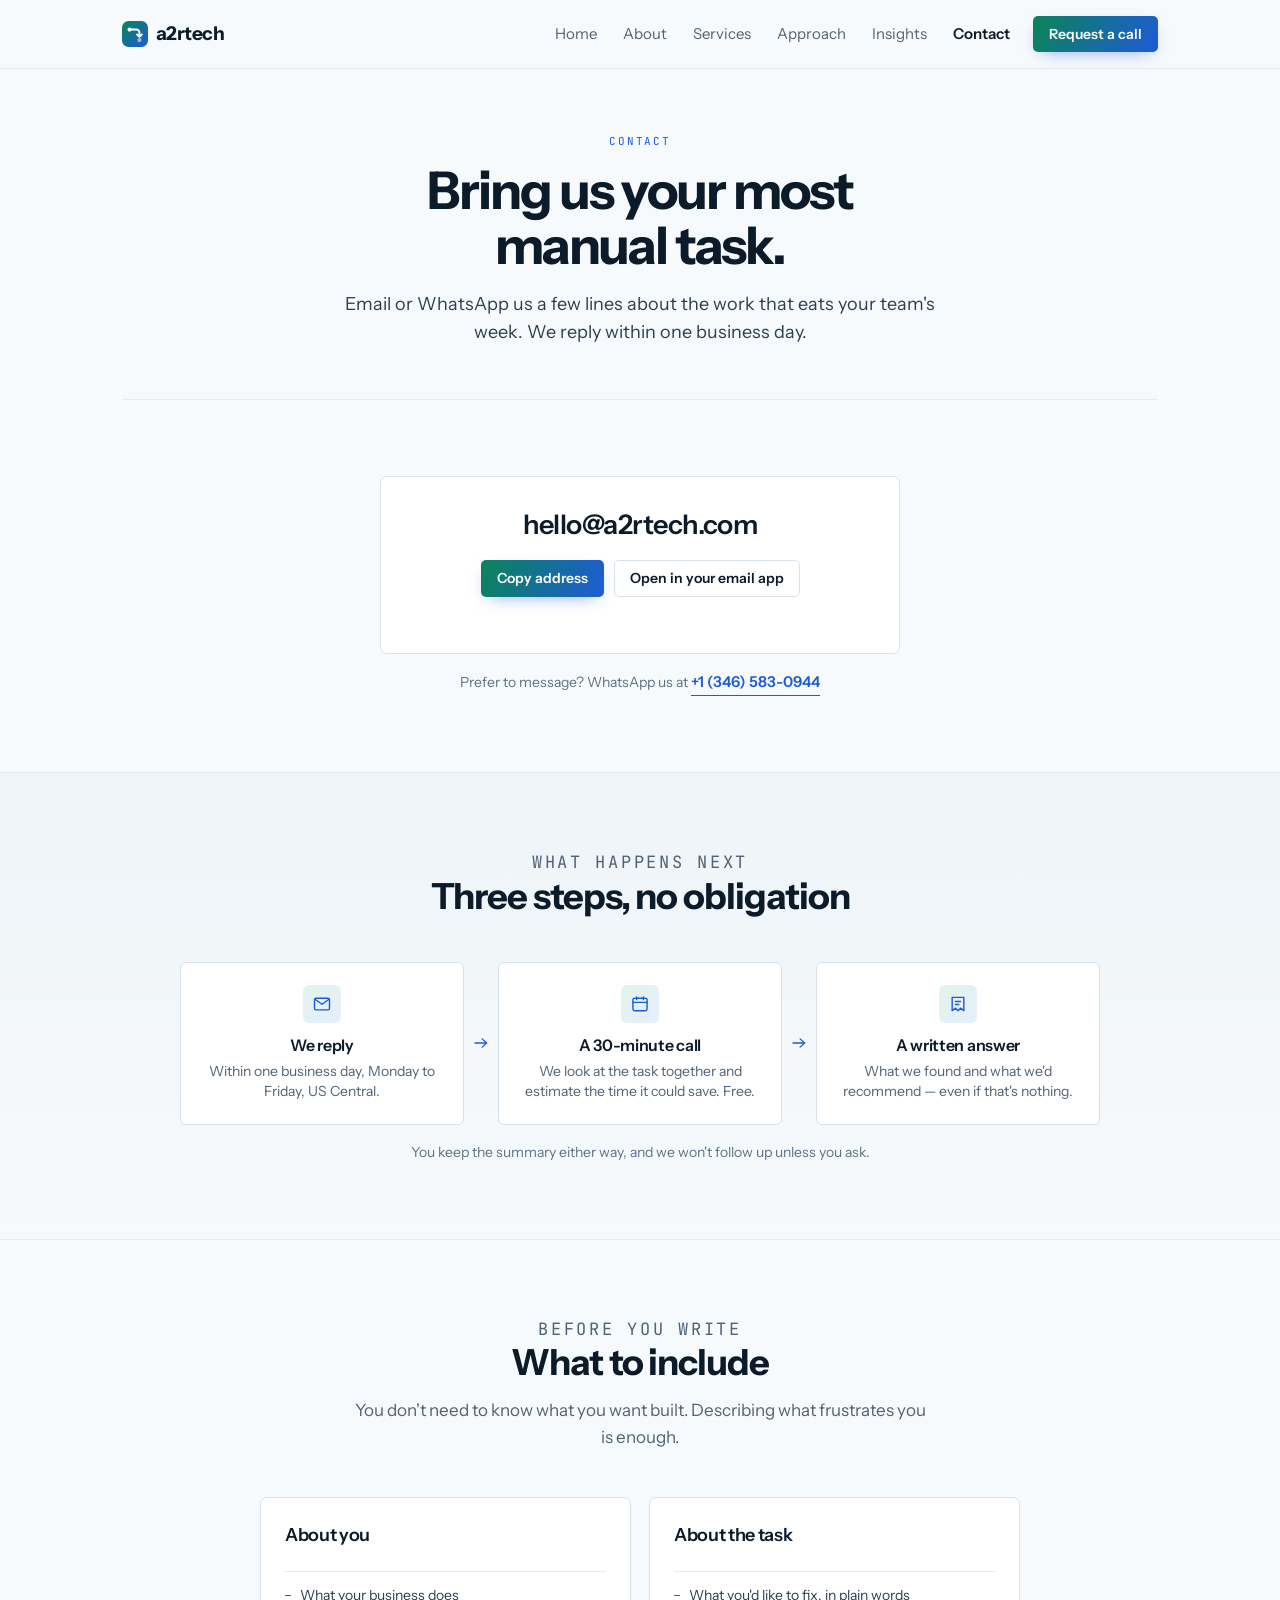
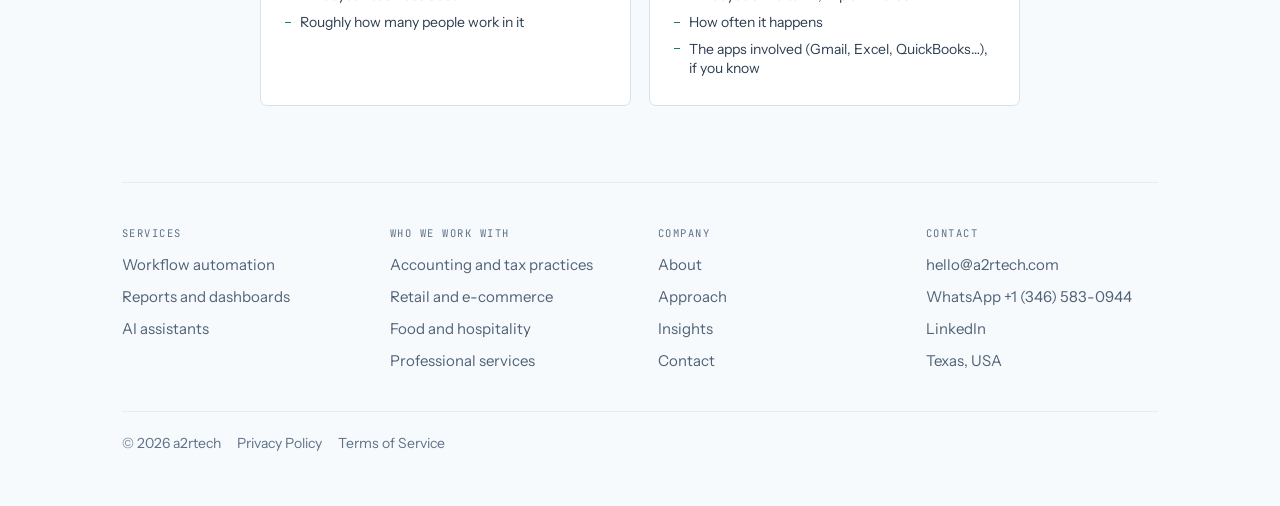
<file: contact.html>
<!doctype html>
<html lang="en">
<head>
<meta charset="utf-8">
<meta name="viewport" content="width=device-width, initial-scale=1, viewport-fit=cover">
<title>Contact — a2rtech</title>
<meta name="description" content="Email hello@a2rtech.com or WhatsApp +1 (346) 583-0944 to request a free 30-minute consultation. We reply within one business day.">
<link rel="preconnect" href="https://fonts.googleapis.com">
<link rel="preconnect" href="https://fonts.gstatic.com" crossorigin>
<link rel="stylesheet" href="https://fonts.googleapis.com/css2?family=Instrument+Sans:wght@400;500;600;700&family=JetBrains+Mono:wght@400;500&display=swap">
<link rel="stylesheet" href="styles.css">
<link rel="icon" href="favicon.svg" type="image/svg+xml">
<link rel="canonical" href="https://a2rtech.com/contact">
<meta property="og:type" content="website">
<meta property="og:site_name" content="a2rtech">
<meta property="og:title" content="Contact — a2rtech">
<meta property="og:description" content="Email hello@a2rtech.com or WhatsApp +1 (346) 583-0944 to request a free 30-minute consultation. We reply within one business day.">
<meta property="og:url" content="https://a2rtech.com/contact">
<meta property="og:image" content="https://a2rtech.com/og-image.png">
<meta property="og:image:width" content="1200">
<meta property="og:image:height" content="630">
<meta name="twitter:card" content="summary_large_image">
</head>
<body>

<a class="skip" href="#main">Skip to content</a>

<div class="navwrap">
  <div class="shell">
    <nav class="nav" aria-label="Main">
      <a href="index.html" class="brand"><img src="logo.svg" class="brand-mark" alt="" width="26" height="26">a2rtech</a>
      <button class="navtoggle" type="button" aria-expanded="false" aria-controls="nav-links" aria-label="Open menu"><span aria-hidden="true"></span></button>
      <div class="nav-links" id="nav-links">
        <a href="index.html" class="link">Home</a>
        <a href="about.html" class="link">About</a>
        <a href="services.html" class="link">Services</a>
        <a href="approach.html" class="link">Approach</a>
        <a href="insights.html" class="link">Insights</a>
        <a href="contact.html" class="link" aria-current="page">Contact</a>
        <a href="contact.html" class="btn btn-primary btn-sm push">Request a call</a>
      </div>
    </nav>
  </div>
</div>

<main id="main">

<div class="shell">
  <header class="pagehead">
    <p class="kicker">Contact</p>
    <h1>Bring us your most manual task.</h1>
    <p class="sub">Email or WhatsApp us a few lines about the work that eats your team's week. We reply within one business day.</p>
  </header>
</div>

<div class="shell">
  <section>
    <div class="email-card">
      <span class="email-big" id="email-address">hello@a2rtech.com</span>
      <div class="email-actions">
        <button type="button" class="btn btn-primary btn-sm" id="copy-email">Copy address</button>
        <a href="mailto:hello@a2rtech.com?subject=Consultation%20request" class="btn btn-ghost btn-sm">Open in your email app</a>
      </div>
      <span class="copy-status" id="copy-status" role="status" aria-live="polite"></span>
    </div>
    <p class="flow-note">Prefer to message? WhatsApp us at <a href="https://wa.me/13465830944" class="inline-link">+1 (346) 583-0944</a></p>
  </section>
</div>

<div class="tinted">
  <div class="shell">
    <section>
      <div class="sechead">
        <p class="kicker">What happens next</p>
        <h2>Three steps, no obligation</h2>
      </div>
      <div class="flow">
    <div class="flow-step">
      <span class="ico" aria-hidden="true"><svg viewBox="0 0 24 24"><rect x="3" y="5" width="18" height="14" rx="2"/><path d="m3.6 6.3 8.4 6 8.4-6"/></svg></span>
      <h3>We reply</h3>
      <p>Within one business day, Monday to Friday, US Central.</p>
    </div>
    <div class="flow-arrow" aria-hidden="true"><svg viewBox="0 0 24 24"><path d="M4 12h15"/><path d="m13.5 6.5 6 5.5-6 5.5"/></svg></div>
    <div class="flow-step">
      <span class="ico" aria-hidden="true"><svg viewBox="0 0 24 24"><rect x="3.5" y="5" width="17" height="15" rx="2"/><path d="M3.5 10h17M8 3.5v3M16 3.5v3"/></svg></span>
      <h3>A 30-minute call</h3>
      <p>We look at the task together and estimate the time it could save. Free.</p>
    </div>
    <div class="flow-arrow" aria-hidden="true"><svg viewBox="0 0 24 24"><path d="M4 12h15"/><path d="m13.5 6.5 6 5.5-6 5.5"/></svg></div>
    <div class="flow-step">
      <span class="ico" aria-hidden="true"><svg viewBox="0 0 24 24"><path d="M5 4h14v16l-4-3-3 3-3-3-4 3z"/><path d="M9 9h6M9 12.5h4"/></svg></span>
      <h3>A written answer</h3>
      <p>What we found and what we'd recommend — even if that's nothing.</p>
    </div>
  </div>
      <p class="flow-note">You keep the summary either way, and we won't follow up unless you ask.</p>
    </section>
  </div>
</div>

<div class="shell">
  <section>
    <div class="sechead">
      <p class="kicker">Before you write</p>
      <h2>What to include</h2>
      <p>You don't need to know what you want built. Describing what frustrates you is enough.</p>
    </div>
    <div class="grid g2" style="max-width:760px;margin-inline:auto">
      <div class="card">
        <h3>About you</h3>
        <ul class="ticks">
          <li>What your business does</li>
          <li>Roughly how many people work in it</li>
        </ul>
      </div>
      <div class="card">
        <h3>About the task</h3>
        <ul class="ticks">
          <li>What you'd like to fix, in plain words</li>
          <li>How often it happens</li>
          <li>The apps involved (Gmail, Excel, QuickBooks&#8230;), if you know</li>
        </ul>
      </div>
    </div>
  </section>
</div>

</main>

<div class="shell">
  <footer>
    <div class="fgrid">
      <div class="fcol">
        <h3>Services</h3>
        <ul>
          <li><a href="services.html#automation">Workflow automation</a></li>
          <li><a href="services.html#data">Reports and dashboards</a></li>
          <li><a href="services.html#assistants">AI assistants</a></li>
        </ul>
      </div>
      <div class="fcol">
        <h3>Who we work with</h3>
        <ul>
          <li><a href="services.html#sectors">Accounting and tax practices</a></li>
          <li><a href="services.html#sectors">Retail and e-commerce</a></li>
          <li><a href="services.html#sectors">Food and hospitality</a></li>
          <li><a href="services.html#sectors">Professional services</a></li>
        </ul>
      </div>
      <div class="fcol">
        <h3>Company</h3>
        <ul>
          <li><a href="about.html">About</a></li>
          <li><a href="approach.html">Approach</a></li>
          <li><a href="insights.html">Insights</a></li>
          <li><a href="contact.html">Contact</a></li>
        </ul>
      </div>
      <div class="fcol">
        <h3>Contact</h3>
        <ul>
          <li><a href="mailto:hello@a2rtech.com">hello@a2rtech.com</a></li>
          <li><a href="https://wa.me/13465830944">WhatsApp +1 (346) 583-0944</a></li>
          <li><a href="https://www.linkedin.com/in/aishwarya-kandasami-37760b34">LinkedIn</a></li>
          <li><span>Texas, USA</span></li>
        </ul>
      </div>
    </div>
    <div class="fbase">
      <span>&copy; 2026 a2rtech</span>
      <a href="privacy.html">Privacy Policy</a>
      <a href="terms.html">Terms of Service</a>
    </div>
  </footer>
</div>

<script src="site.js"></script>

</body>
</html>
</file>
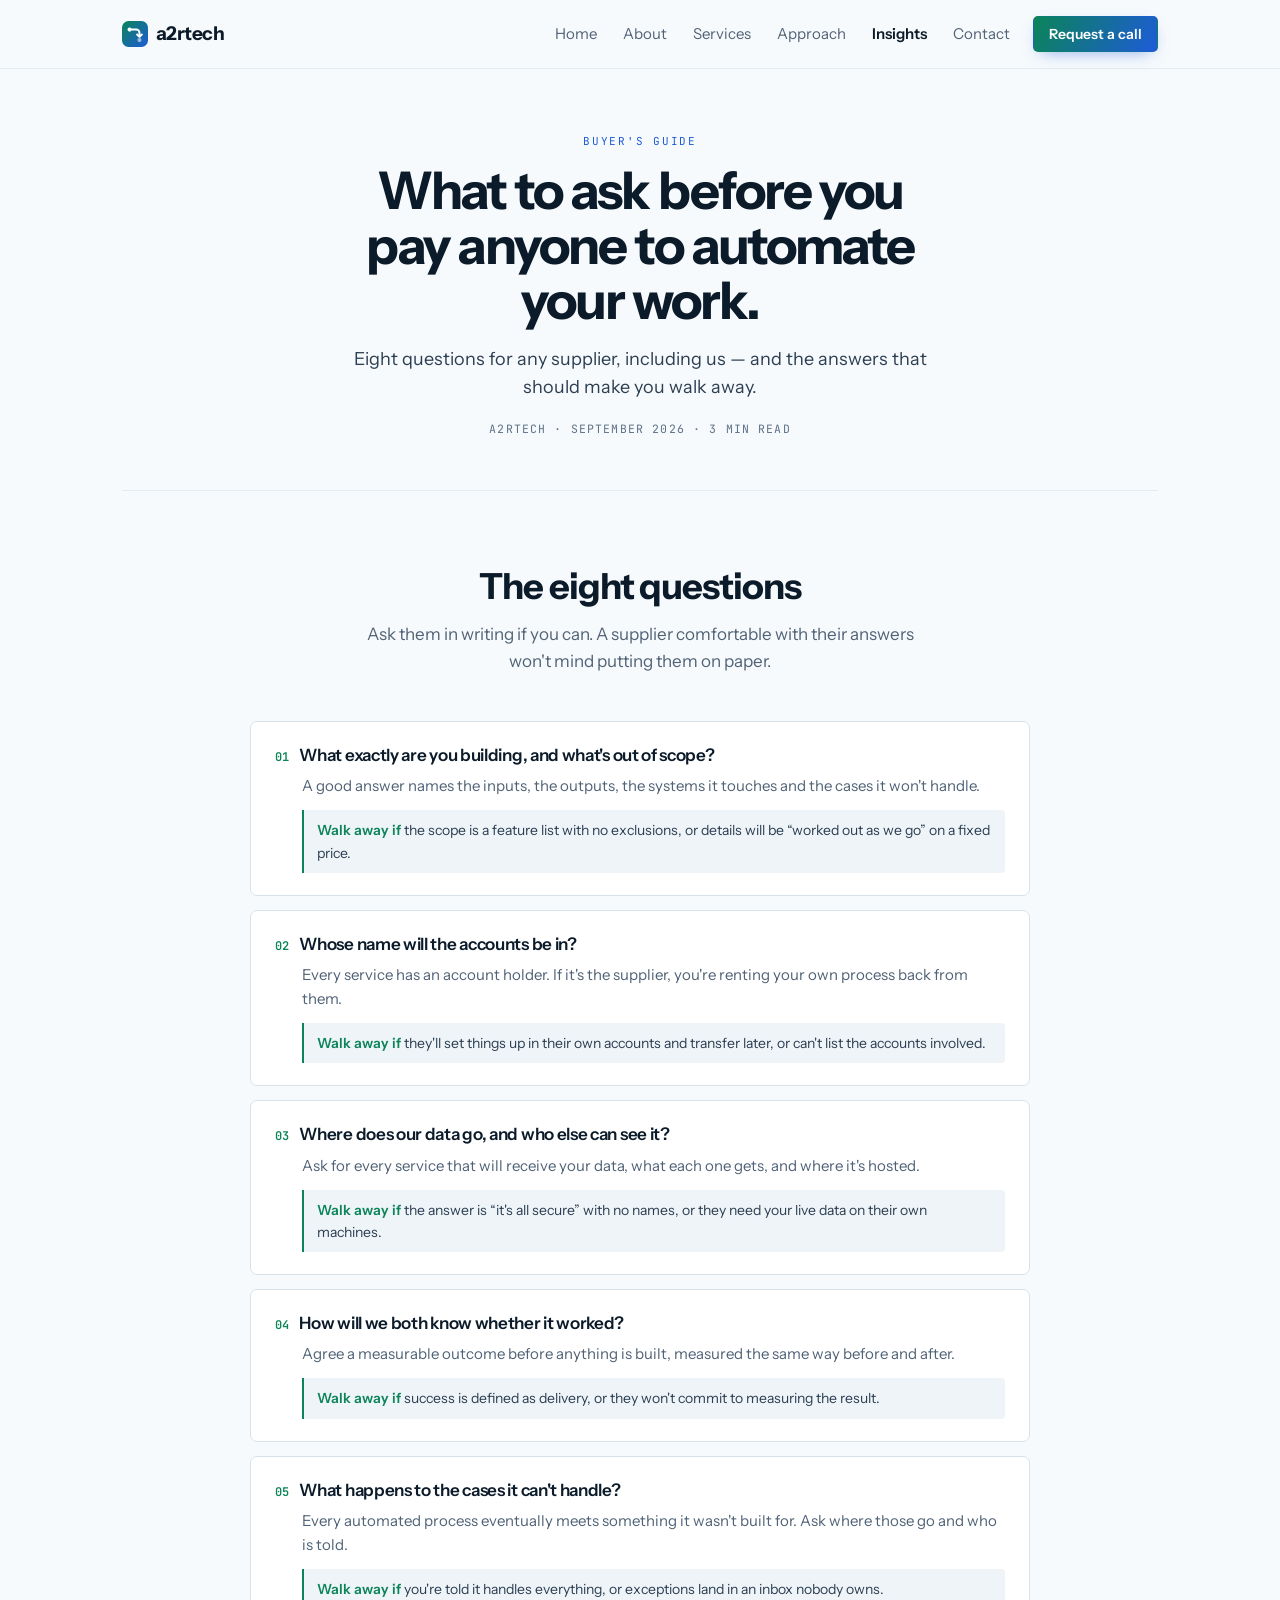
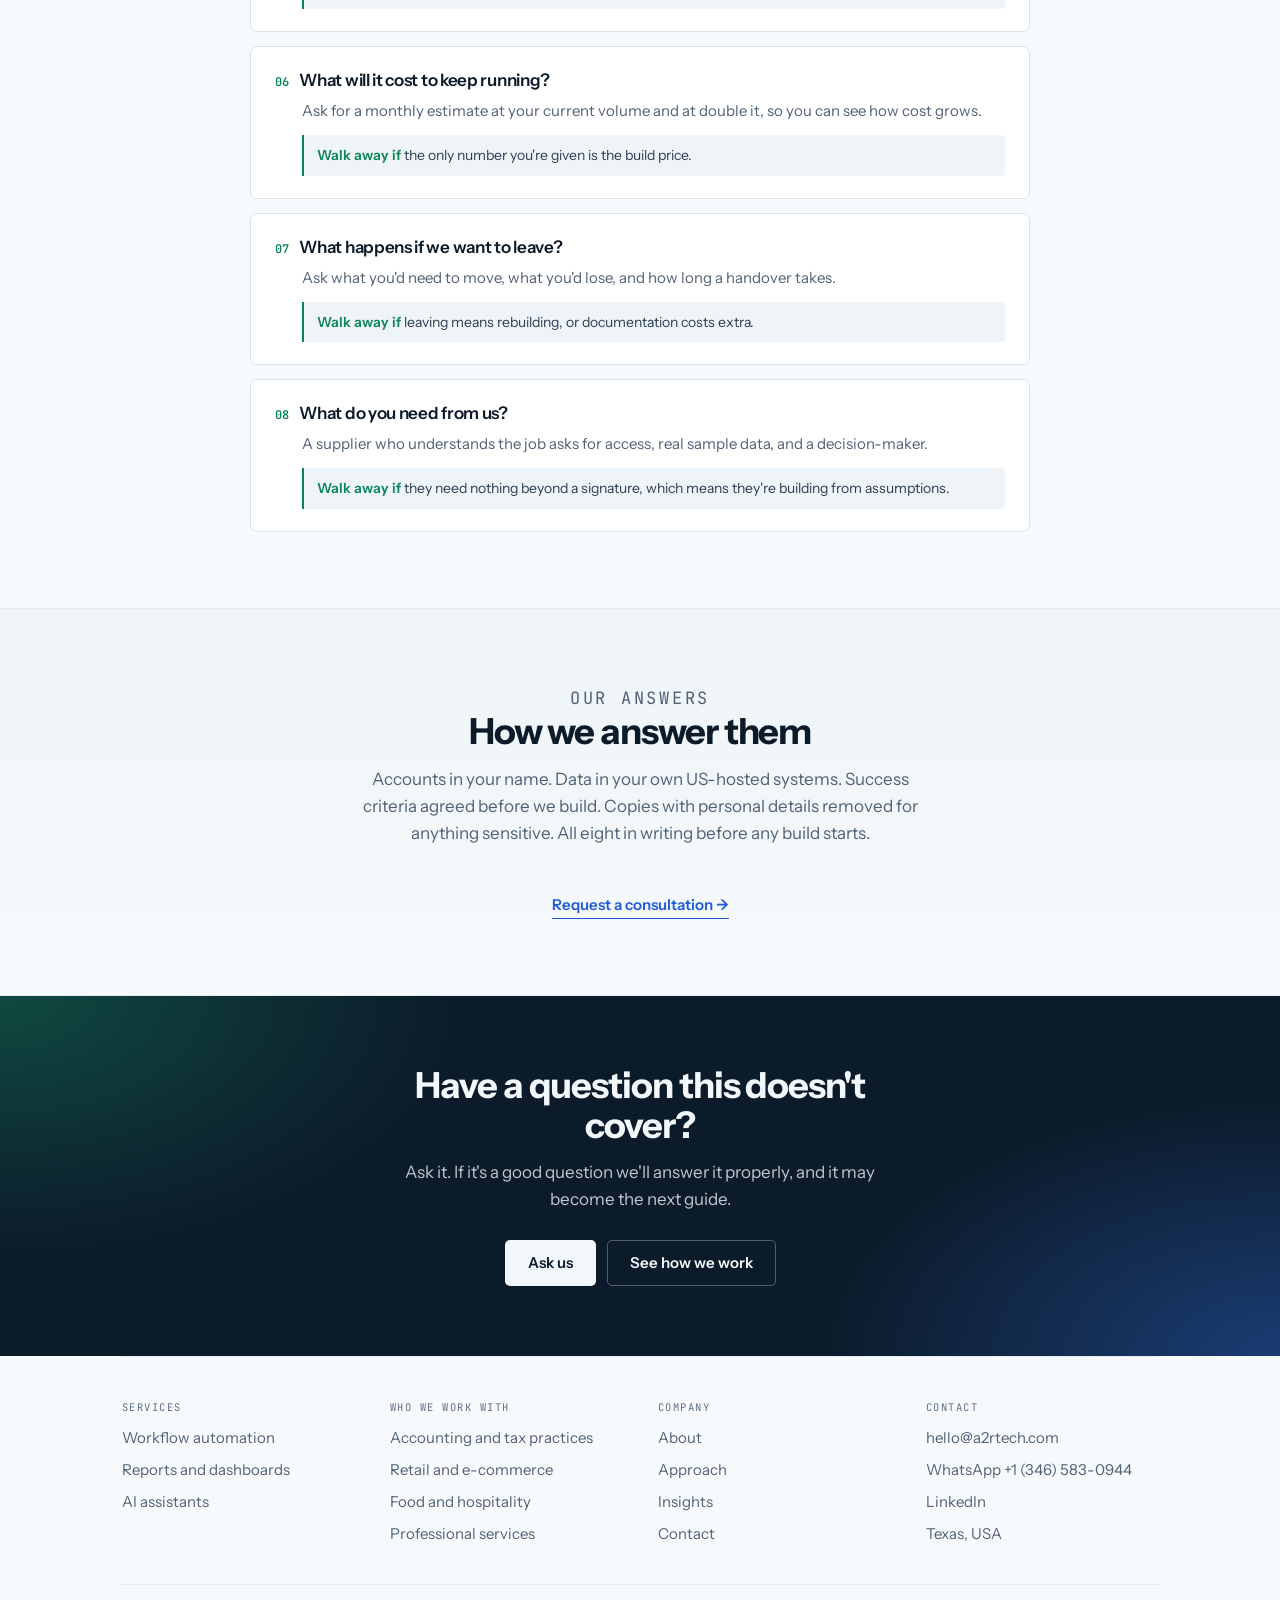
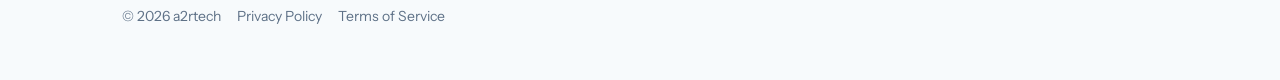
<file: insights.html>
<!doctype html>
<html lang="en">
<head>
<meta charset="utf-8">
<meta name="viewport" content="width=device-width, initial-scale=1, viewport-fit=cover">
<title>What to ask before you automate — a2rtech</title>
<meta name="description" content="Eight questions to put to any automation supplier, including us, and the answers that should make you walk away.">
<link rel="preconnect" href="https://fonts.googleapis.com">
<link rel="preconnect" href="https://fonts.gstatic.com" crossorigin>
<link rel="stylesheet" href="https://fonts.googleapis.com/css2?family=Instrument+Sans:wght@400;500;600;700&family=JetBrains+Mono:wght@400;500&display=swap">
<link rel="stylesheet" href="styles.css">
<link rel="icon" href="favicon.svg" type="image/svg+xml">
<link rel="canonical" href="https://a2rtech.com/insights">
<meta property="og:type" content="website">
<meta property="og:site_name" content="a2rtech">
<meta property="og:title" content="What to ask before you automate — a2rtech">
<meta property="og:description" content="Eight questions to put to any automation supplier, including us, and the answers that should make you walk away.">
<meta property="og:url" content="https://a2rtech.com/insights">
<meta property="og:image" content="https://a2rtech.com/og-image.png">
<meta property="og:image:width" content="1200">
<meta property="og:image:height" content="630">
<meta name="twitter:card" content="summary_large_image">
</head>
<body>

<a class="skip" href="#main">Skip to content</a>

<div class="navwrap">
  <div class="shell">
    <nav class="nav" aria-label="Main">
      <a href="index.html" class="brand"><img src="logo.svg" class="brand-mark" alt="" width="26" height="26">a2rtech</a>
      <button class="navtoggle" type="button" aria-expanded="false" aria-controls="nav-links" aria-label="Open menu"><span aria-hidden="true"></span></button>
      <div class="nav-links" id="nav-links">
        <a href="index.html" class="link">Home</a>
        <a href="about.html" class="link">About</a>
        <a href="services.html" class="link">Services</a>
        <a href="approach.html" class="link">Approach</a>
        <a href="insights.html" class="link" aria-current="page">Insights</a>
        <a href="contact.html" class="link">Contact</a>
        <a href="contact.html" class="btn btn-primary btn-sm push">Request a call</a>
      </div>
    </nav>
  </div>
</div>

<main id="main">

<div class="shell">
  <header class="pagehead">
    <p class="kicker">Buyer's guide</p>
    <h1>What to ask before you pay anyone to automate your work.</h1>
    <p class="sub">Eight questions for any supplier, including us — and the answers that should make you walk away.</p>
    <p class="byline">a2rtech · September 2026 · 3 min read</p>
  </header>
</div>

<div class="shell">
  <section>
    <div class="sechead">
      <h2>The eight questions</h2>
      <p>Ask them in writing if you can. A supplier comfortable with their answers won't mind putting them on paper.</p>
    </div>
    <div class="qa">
      <div class="qa-item">
        <h3><span class="q">01</span>What exactly are you building, and what's out of scope?</h3>
        <p>A good answer names the inputs, the outputs, the systems it touches and the cases it won't handle.</p>
        <p class="walk"><b>Walk away if</b> the scope is a feature list with no exclusions, or details will be “worked out as we go” on a fixed price.</p>
      </div>
      <div class="qa-item">
        <h3><span class="q">02</span>Whose name will the accounts be in?</h3>
        <p>Every service has an account holder. If it's the supplier, you're renting your own process back from them.</p>
        <p class="walk"><b>Walk away if</b> they'll set things up in their own accounts and transfer later, or can't list the accounts involved.</p>
      </div>
      <div class="qa-item">
        <h3><span class="q">03</span>Where does our data go, and who else can see it?</h3>
        <p>Ask for every service that will receive your data, what each one gets, and where it's hosted.</p>
        <p class="walk"><b>Walk away if</b> the answer is “it's all secure” with no names, or they need your live data on their own machines.</p>
      </div>
      <div class="qa-item">
        <h3><span class="q">04</span>How will we both know whether it worked?</h3>
        <p>Agree a measurable outcome before anything is built, measured the same way before and after.</p>
        <p class="walk"><b>Walk away if</b> success is defined as delivery, or they won't commit to measuring the result.</p>
      </div>
      <div class="qa-item">
        <h3><span class="q">05</span>What happens to the cases it can't handle?</h3>
        <p>Every automated process eventually meets something it wasn't built for. Ask where those go and who is told.</p>
        <p class="walk"><b>Walk away if</b> you're told it handles everything, or exceptions land in an inbox nobody owns.</p>
      </div>
      <div class="qa-item">
        <h3><span class="q">06</span>What will it cost to keep running?</h3>
        <p>Ask for a monthly estimate at your current volume and at double it, so you can see how cost grows.</p>
        <p class="walk"><b>Walk away if</b> the only number you're given is the build price.</p>
      </div>
      <div class="qa-item">
        <h3><span class="q">07</span>What happens if we want to leave?</h3>
        <p>Ask what you'd need to move, what you'd lose, and how long a handover takes.</p>
        <p class="walk"><b>Walk away if</b> leaving means rebuilding, or documentation costs extra.</p>
      </div>
      <div class="qa-item">
        <h3><span class="q">08</span>What do you need from us?</h3>
        <p>A supplier who understands the job asks for access, real sample data, and a decision-maker.</p>
        <p class="walk"><b>Walk away if</b> they need nothing beyond a signature, which means they're building from assumptions.</p>
      </div>
    </div>
  </section>
</div>

<div class="tinted">
  <div class="shell">
    <section>
      <div class="sechead">
        <p class="kicker">Our answers</p>
        <h2>How we answer them</h2>
        <p>Accounts in your name. Data in your own US-hosted systems. Success criteria agreed before we build. Copies with personal details removed for anything sensitive. All eight in writing before any build starts.</p>
      </div>
      <p class="flow-note"><a href="contact.html" class="inline-link">Request a consultation →</a></p>
    </section>
  </div>
</div>

<div class="band">
  <div class="shell">
    <div class="cta-inner">
      <h2>Have a question this doesn't cover?</h2>
      <p>Ask it. If it's a good question we'll answer it properly, and it may become the next guide.</p>
      <div class="ctas">
        <a href="contact.html" class="btn btn-invert">Ask us</a>
        <a href="approach.html" class="btn btn-outline-light">See how we work</a>
      </div>
    </div>
  </div>
</div>

</main>

<div class="shell">
  <footer>
    <div class="fgrid">
      <div class="fcol">
        <h3>Services</h3>
        <ul>
          <li><a href="services.html#automation">Workflow automation</a></li>
          <li><a href="services.html#data">Reports and dashboards</a></li>
          <li><a href="services.html#assistants">AI assistants</a></li>
        </ul>
      </div>
      <div class="fcol">
        <h3>Who we work with</h3>
        <ul>
          <li><a href="services.html#sectors">Accounting and tax practices</a></li>
          <li><a href="services.html#sectors">Retail and e-commerce</a></li>
          <li><a href="services.html#sectors">Food and hospitality</a></li>
          <li><a href="services.html#sectors">Professional services</a></li>
        </ul>
      </div>
      <div class="fcol">
        <h3>Company</h3>
        <ul>
          <li><a href="about.html">About</a></li>
          <li><a href="approach.html">Approach</a></li>
          <li><a href="insights.html">Insights</a></li>
          <li><a href="contact.html">Contact</a></li>
        </ul>
      </div>
      <div class="fcol">
        <h3>Contact</h3>
        <ul>
          <li><a href="mailto:hello@a2rtech.com">hello@a2rtech.com</a></li>
          <li><a href="https://wa.me/13465830944">WhatsApp +1 (346) 583-0944</a></li>
          <li><a href="https://www.linkedin.com/in/aishwarya-kandasami-37760b34">LinkedIn</a></li>
          <li><span>Texas, USA</span></li>
        </ul>
      </div>
    </div>
    <div class="fbase">
      <span>&copy; 2026 a2rtech</span>
      <a href="privacy.html">Privacy Policy</a>
      <a href="terms.html">Terms of Service</a>
    </div>
  </footer>
</div>

<script src="site.js"></script>

</body>
</html>
</file>
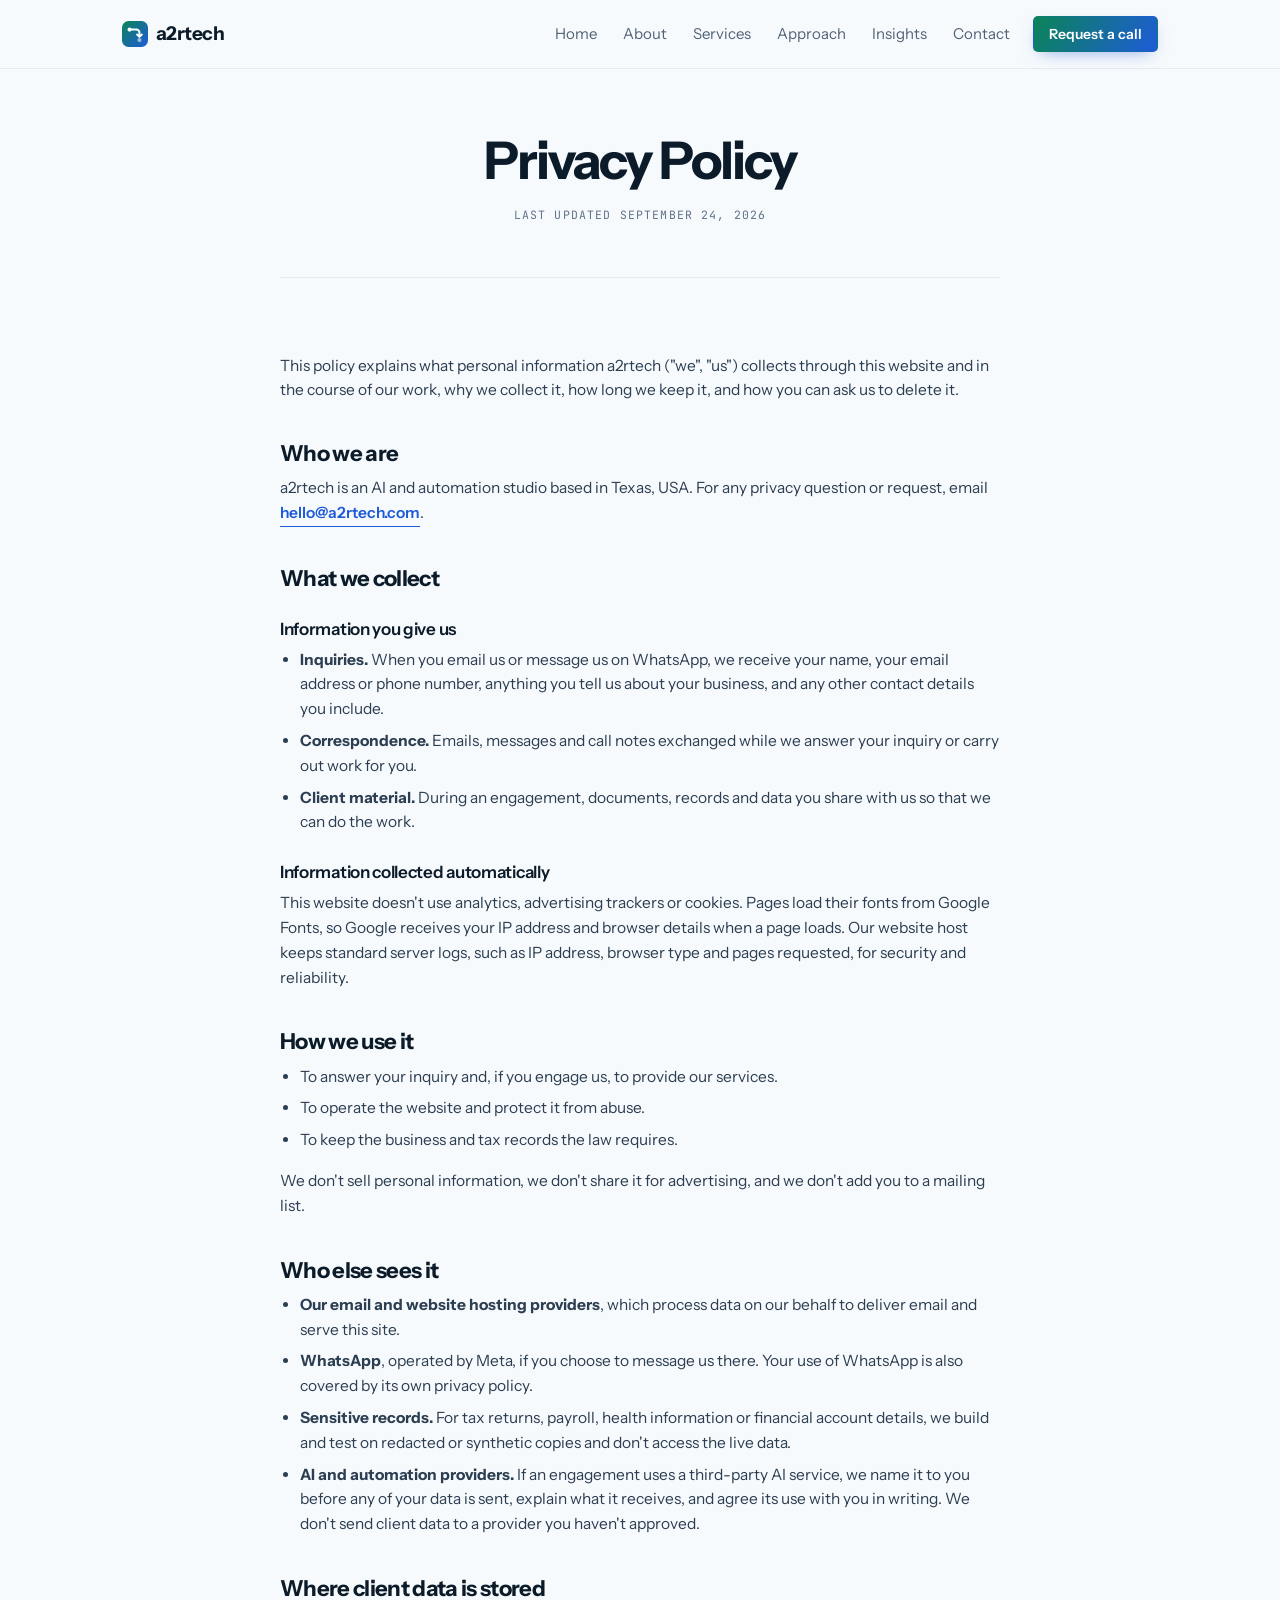
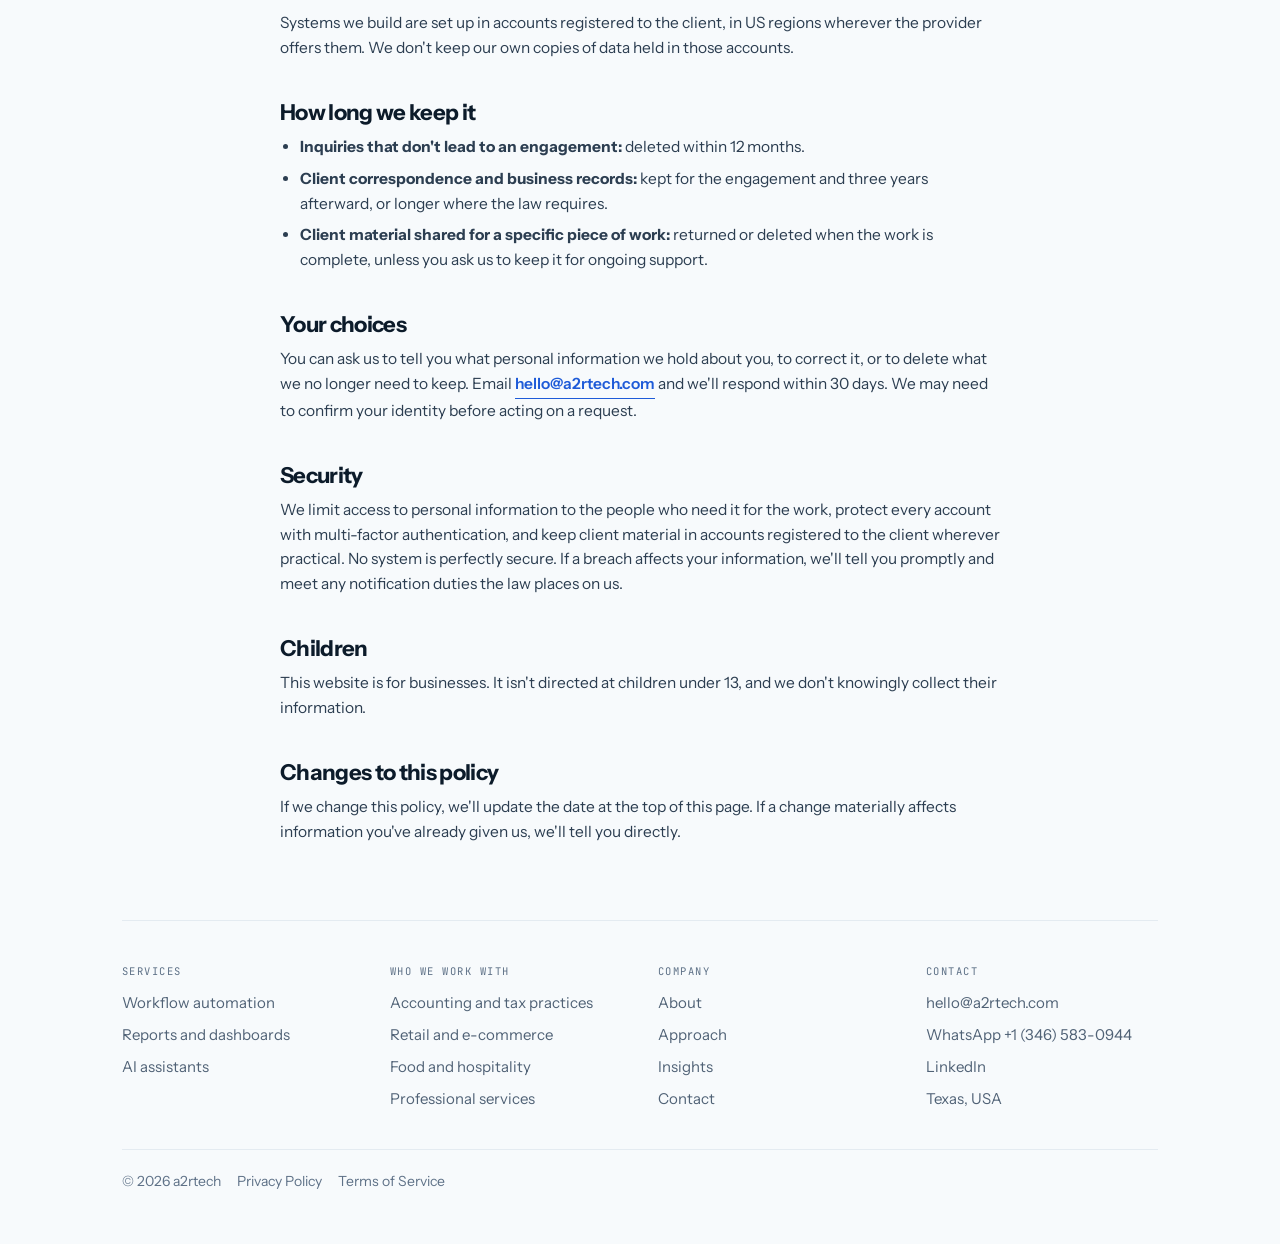
<file: privacy.html>
<!doctype html>
<html lang="en">
<head>
<meta charset="utf-8">
<meta name="viewport" content="width=device-width, initial-scale=1, viewport-fit=cover">
<title>Privacy Policy — a2rtech</title>
<meta name="description" content="How a2rtech collects, uses, stores and deletes personal information from this website and during client work.">
<link rel="preconnect" href="https://fonts.googleapis.com">
<link rel="preconnect" href="https://fonts.gstatic.com" crossorigin>
<link rel="stylesheet" href="https://fonts.googleapis.com/css2?family=Instrument+Sans:wght@400;500;600;700&family=JetBrains+Mono:wght@400;500&display=swap">
<link rel="stylesheet" href="styles.css">
<link rel="icon" href="favicon.svg" type="image/svg+xml">
<link rel="canonical" href="https://a2rtech.com/privacy">
<meta property="og:type" content="website">
<meta property="og:site_name" content="a2rtech">
<meta property="og:title" content="Privacy Policy — a2rtech">
<meta property="og:description" content="How a2rtech collects, uses, stores and deletes personal information from this website and during client work.">
<meta property="og:url" content="https://a2rtech.com/privacy">
<meta property="og:image" content="https://a2rtech.com/og-image.png">
<meta property="og:image:width" content="1200">
<meta property="og:image:height" content="630">
<meta name="twitter:card" content="summary_large_image">
</head>
<body>

<a class="skip" href="#main">Skip to content</a>

<div class="navwrap">
  <div class="shell">
    <nav class="nav" aria-label="Main">
      <a href="index.html" class="brand"><img src="logo.svg" class="brand-mark" alt="" width="26" height="26">a2rtech</a>
      <button class="navtoggle" type="button" aria-expanded="false" aria-controls="nav-links" aria-label="Open menu"><span aria-hidden="true"></span></button>
      <div class="nav-links" id="nav-links">
        <a href="index.html" class="link">Home</a>
        <a href="about.html" class="link">About</a>
        <a href="services.html" class="link">Services</a>
        <a href="approach.html" class="link">Approach</a>
        <a href="insights.html" class="link">Insights</a>
        <a href="contact.html" class="link">Contact</a>
        <a href="contact.html" class="btn btn-primary btn-sm push">Request a call</a>
      </div>
    </nav>
  </div>
</div>

<main id="main">

<div class="shell">
  <header class="pagehead prose">
    <h1>Privacy Policy</h1>
    <p class="updated">Last updated September 24, 2026</p>
  </header>
</div>

<div class="shell">
  <section class="prose narrow">
    <p class="lead">This policy explains what personal information a2rtech ("we", "us") collects through this website and in the course of our work, why we collect it, how long we keep it, and how you can ask us to delete it.</p>

    <h2>Who we are</h2>
    <p>a2rtech is an AI and automation studio based in Texas, USA. For any privacy question or request, email <a href="mailto:hello@a2rtech.com" class="inline-link" style="font-size:inherit">hello@a2rtech.com</a>.</p>

    <h2>What we collect</h2>
    <h3>Information you give us</h3>
    <ul>
      <li><strong>Inquiries.</strong> When you email us or message us on WhatsApp, we receive your name, your email address or phone number, anything you tell us about your business, and any other contact details you include.</li>
      <li><strong>Correspondence.</strong> Emails, messages and call notes exchanged while we answer your inquiry or carry out work for you.</li>
      <li><strong>Client material.</strong> During an engagement, documents, records and data you share with us so that we can do the work.</li>
    </ul>

    <h3>Information collected automatically</h3>
    <p>This website doesn't use analytics, advertising trackers or cookies. Pages load their fonts from Google Fonts, so Google receives your IP address and browser details when a page loads. Our website host keeps standard server logs, such as IP address, browser type and pages requested, for security and reliability.</p>

    <h2>How we use it</h2>
    <ul>
      <li>To answer your inquiry and, if you engage us, to provide our services.</li>
      <li>To operate the website and protect it from abuse.</li>
      <li>To keep the business and tax records the law requires.</li>
    </ul>
    <p>We don't sell personal information, we don't share it for advertising, and we don't add you to a mailing list.</p>

    <h2>Who else sees it</h2>
    <ul>
      <li><strong>Our email and website hosting providers</strong>, which process data on our behalf to deliver email and serve this site.</li>
      <li><strong>WhatsApp</strong>, operated by Meta, if you choose to message us there. Your use of WhatsApp is also covered by its own privacy policy.</li>
      <li><strong>Sensitive records.</strong> For tax returns, payroll, health information or financial account details, we build and test on redacted or synthetic copies and don't access the live data.</li>
      <li><strong>AI and automation providers.</strong> If an engagement uses a third-party AI service, we name it to you before any of your data is sent, explain what it receives, and agree its use with you in writing. We don't send client data to a provider you haven't approved.</li>
    </ul>

    <h2>Where client data is stored</h2>
    <p>Systems we build are set up in accounts registered to the client, in US regions wherever the provider offers them. We don't keep our own copies of data held in those accounts.</p>

    <h2>How long we keep it</h2>
    <ul>
      <li><strong>Inquiries that don't lead to an engagement:</strong> deleted within 12 months.</li>
      <li><strong>Client correspondence and business records:</strong> kept for the engagement and three years afterward, or longer where the law requires.</li>
      <li><strong>Client material shared for a specific piece of work:</strong> returned or deleted when the work is complete, unless you ask us to keep it for ongoing support.</li>
    </ul>

    <h2>Your choices</h2>
    <p>You can ask us to tell you what personal information we hold about you, to correct it, or to delete what we no longer need to keep. Email <a href="mailto:hello@a2rtech.com" class="inline-link" style="font-size:inherit">hello@a2rtech.com</a> and we'll respond within 30 days. We may need to confirm your identity before acting on a request.</p>

    <h2>Security</h2>
    <p>We limit access to personal information to the people who need it for the work, protect every account with multi-factor authentication, and keep client material in accounts registered to the client wherever practical. No system is perfectly secure. If a breach affects your information, we'll tell you promptly and meet any notification duties the law places on us.</p>

    <h2>Children</h2>
    <p>This website is for businesses. It isn't directed at children under 13, and we don't knowingly collect their information.</p>

    <h2>Changes to this policy</h2>
    <p>If we change this policy, we'll update the date at the top of this page. If a change materially affects information you've already given us, we'll tell you directly.</p>
  </section>
</div>

</main>

<div class="shell">
  <footer>
    <div class="fgrid">
      <div class="fcol">
        <h3>Services</h3>
        <ul>
          <li><a href="services.html#automation">Workflow automation</a></li>
          <li><a href="services.html#data">Reports and dashboards</a></li>
          <li><a href="services.html#assistants">AI assistants</a></li>
        </ul>
      </div>
      <div class="fcol">
        <h3>Who we work with</h3>
        <ul>
          <li><a href="services.html#sectors">Accounting and tax practices</a></li>
          <li><a href="services.html#sectors">Retail and e-commerce</a></li>
          <li><a href="services.html#sectors">Food and hospitality</a></li>
          <li><a href="services.html#sectors">Professional services</a></li>
        </ul>
      </div>
      <div class="fcol">
        <h3>Company</h3>
        <ul>
          <li><a href="about.html">About</a></li>
          <li><a href="approach.html">Approach</a></li>
          <li><a href="insights.html">Insights</a></li>
          <li><a href="contact.html">Contact</a></li>
        </ul>
      </div>
      <div class="fcol">
        <h3>Contact</h3>
        <ul>
          <li><a href="mailto:hello@a2rtech.com">hello@a2rtech.com</a></li>
          <li><a href="https://wa.me/13465830944">WhatsApp +1 (346) 583-0944</a></li>
          <li><a href="https://www.linkedin.com/in/aishwarya-kandasami-37760b34">LinkedIn</a></li>
          <li><span>Texas, USA</span></li>
        </ul>
      </div>
    </div>
    <div class="fbase">
      <span>&copy; 2026 a2rtech</span>
      <a href="privacy.html">Privacy Policy</a>
      <a href="terms.html">Terms of Service</a>
    </div>
  </footer>
</div>

<script src="site.js"></script>

</body>
</html>
</file>
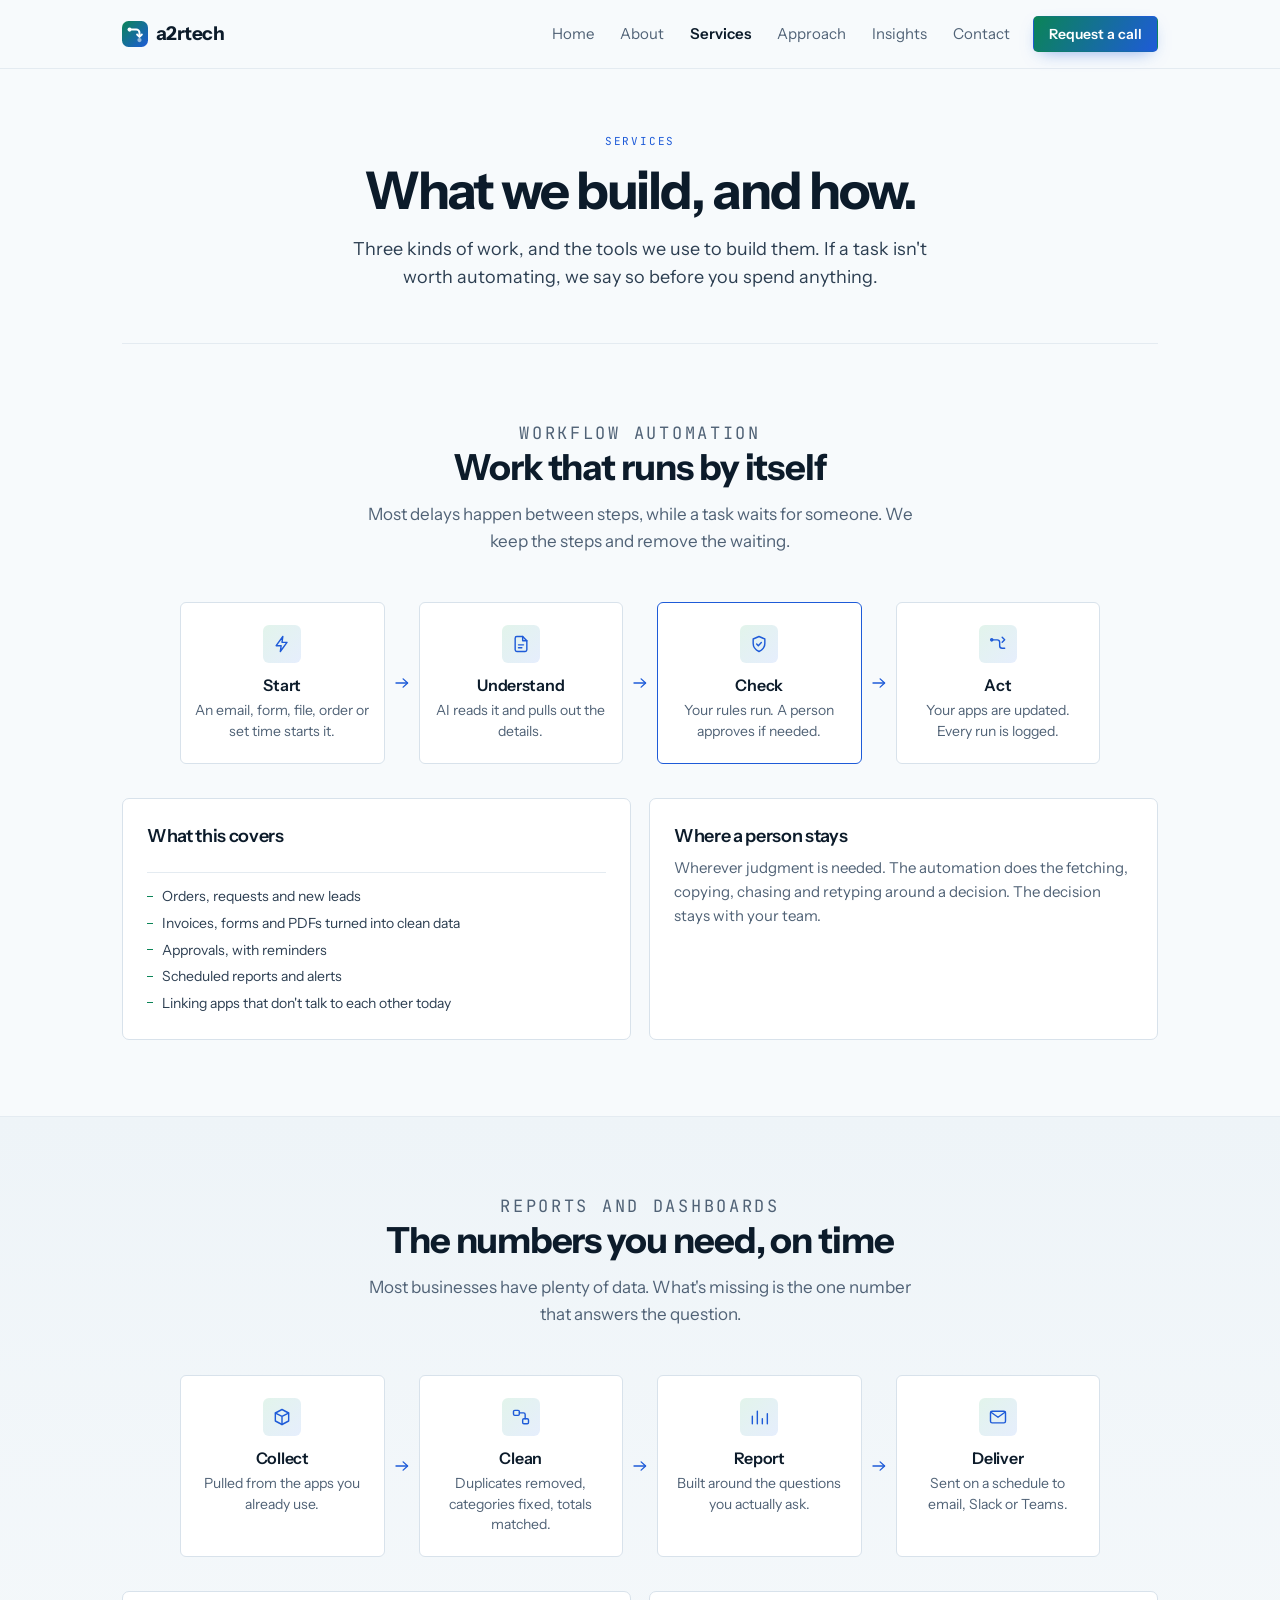
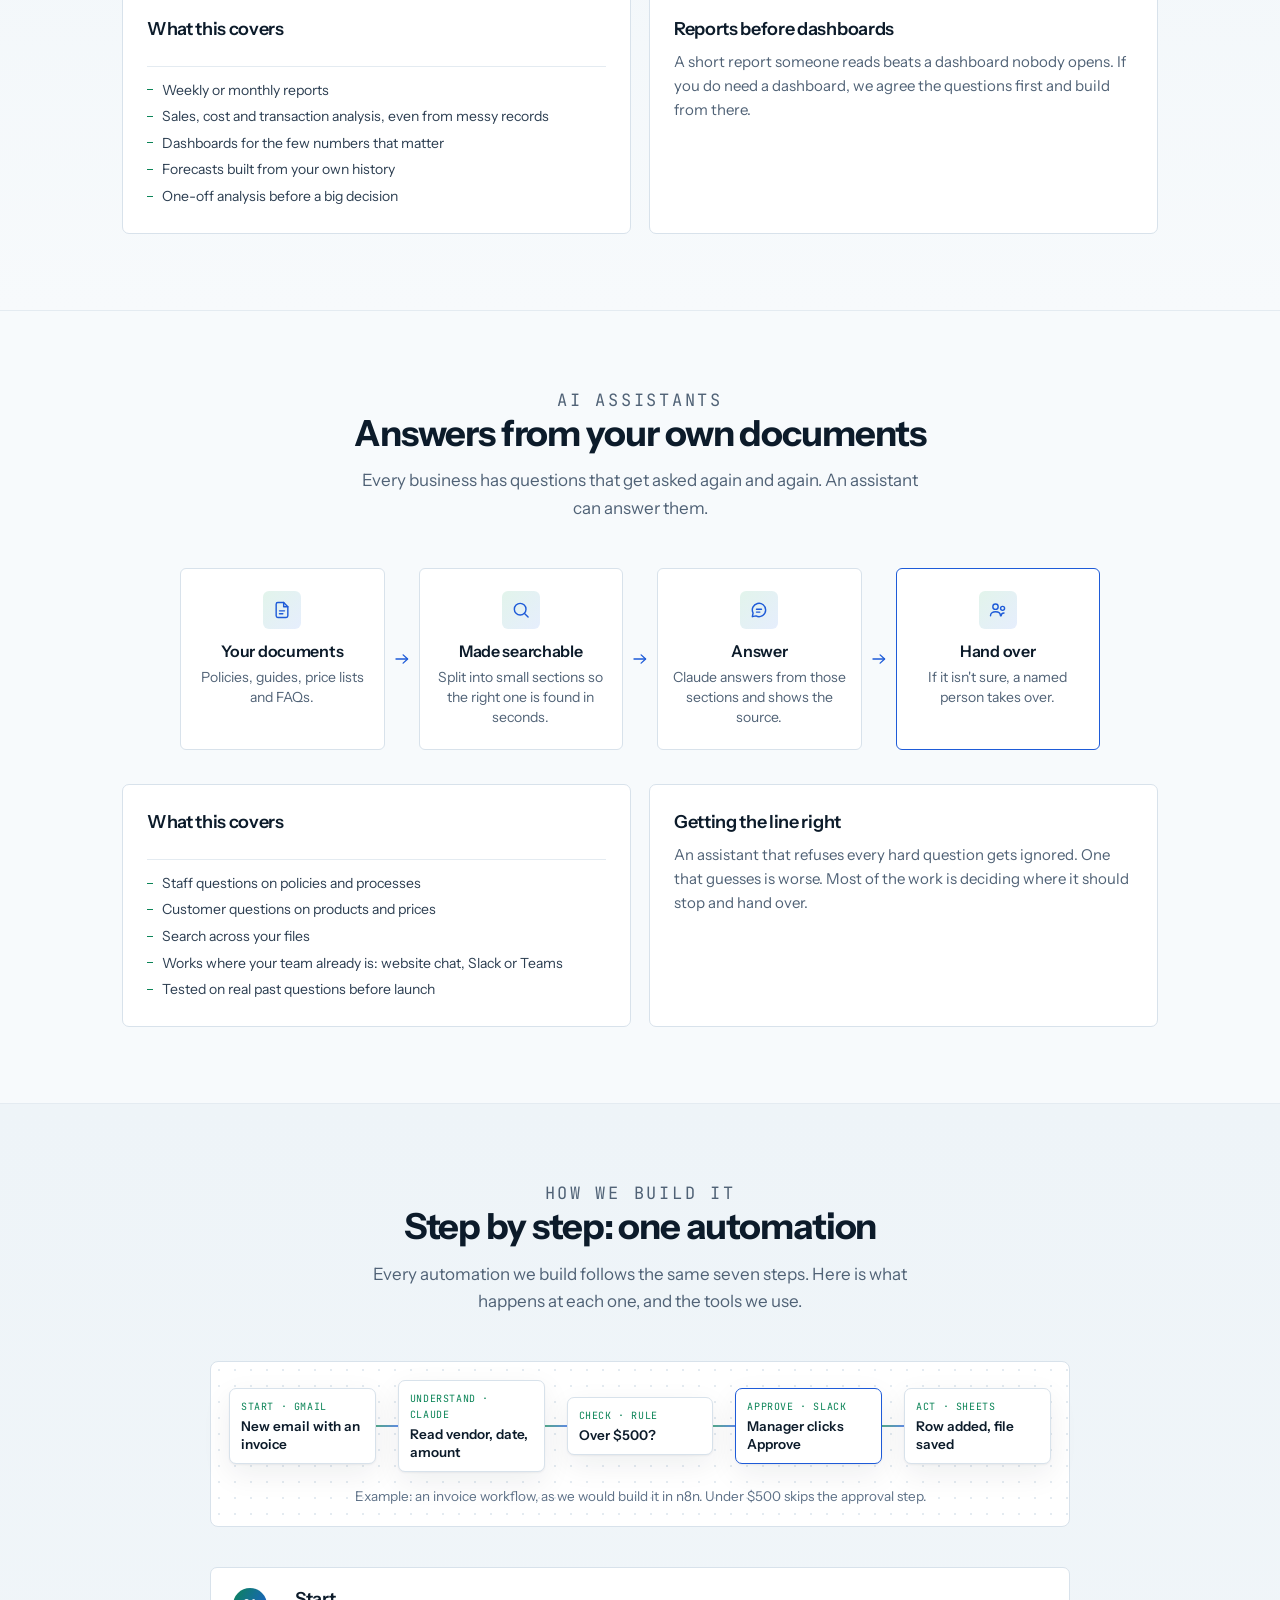
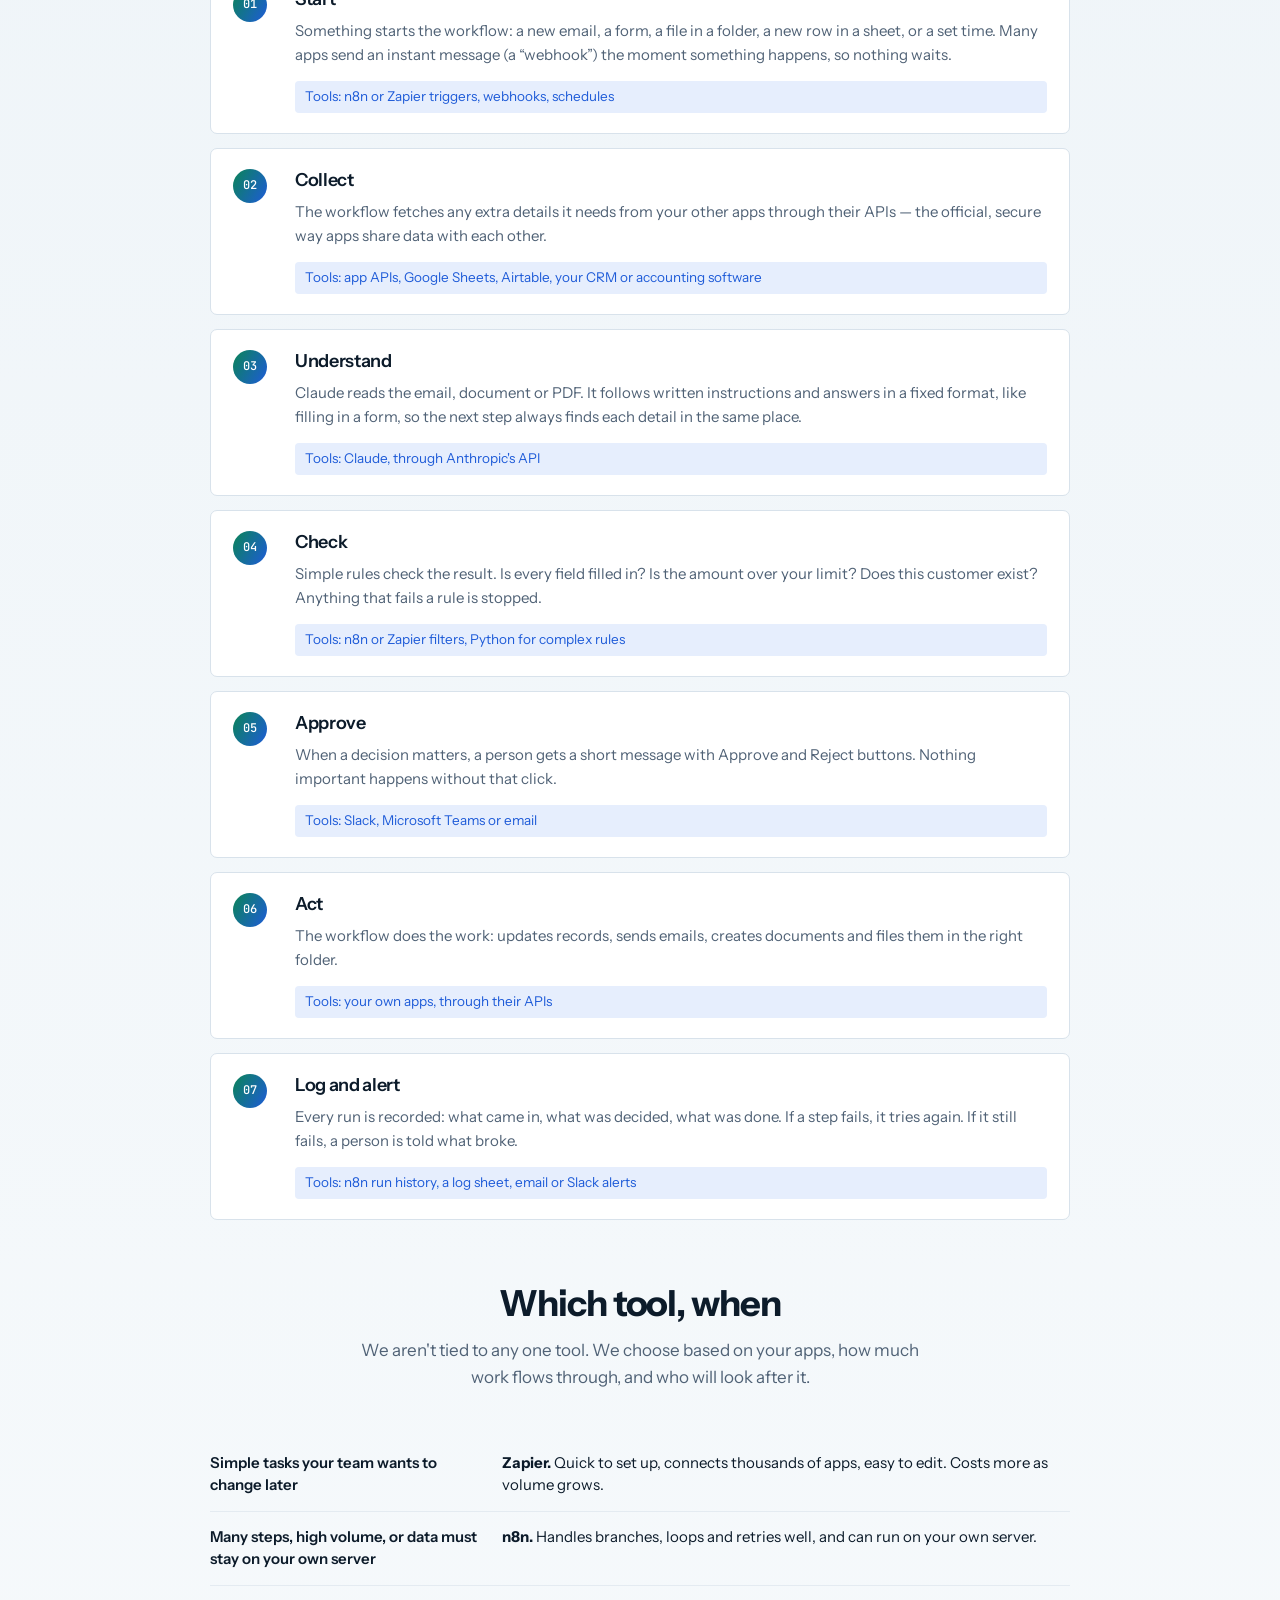
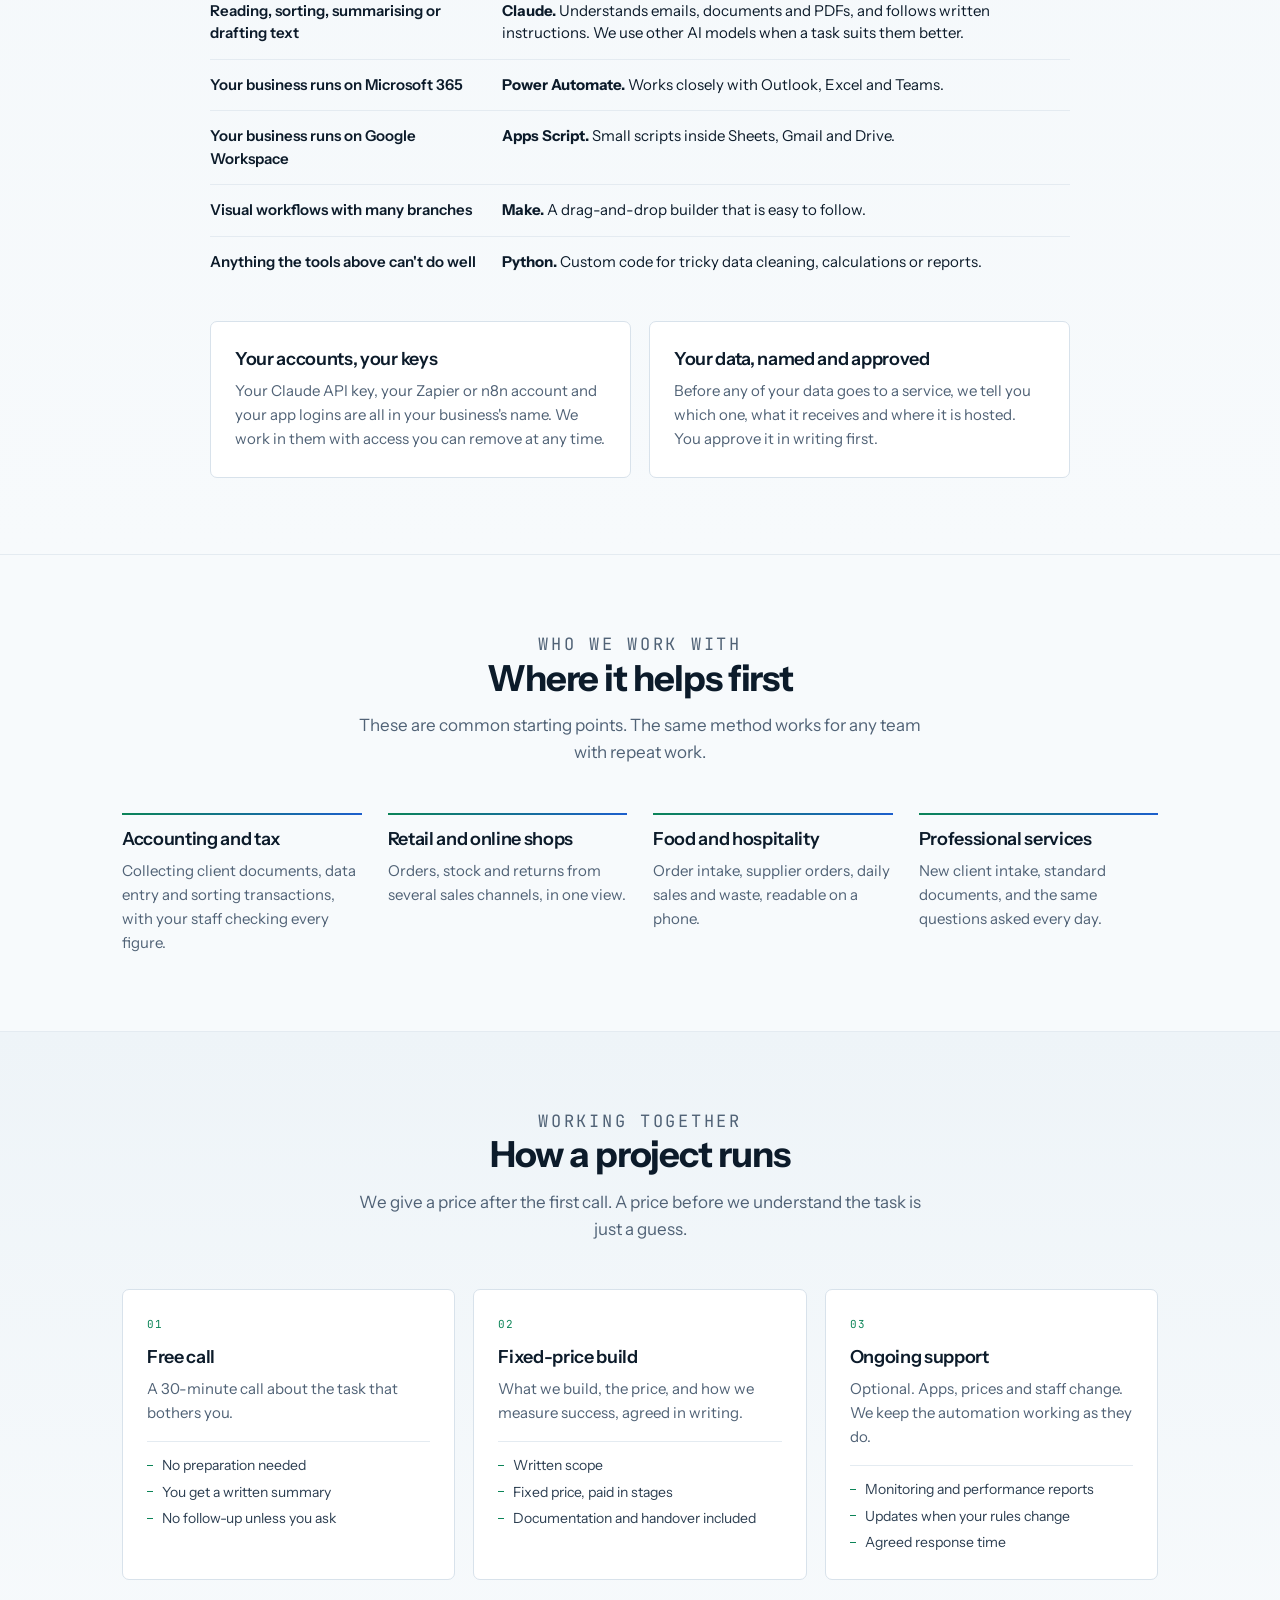
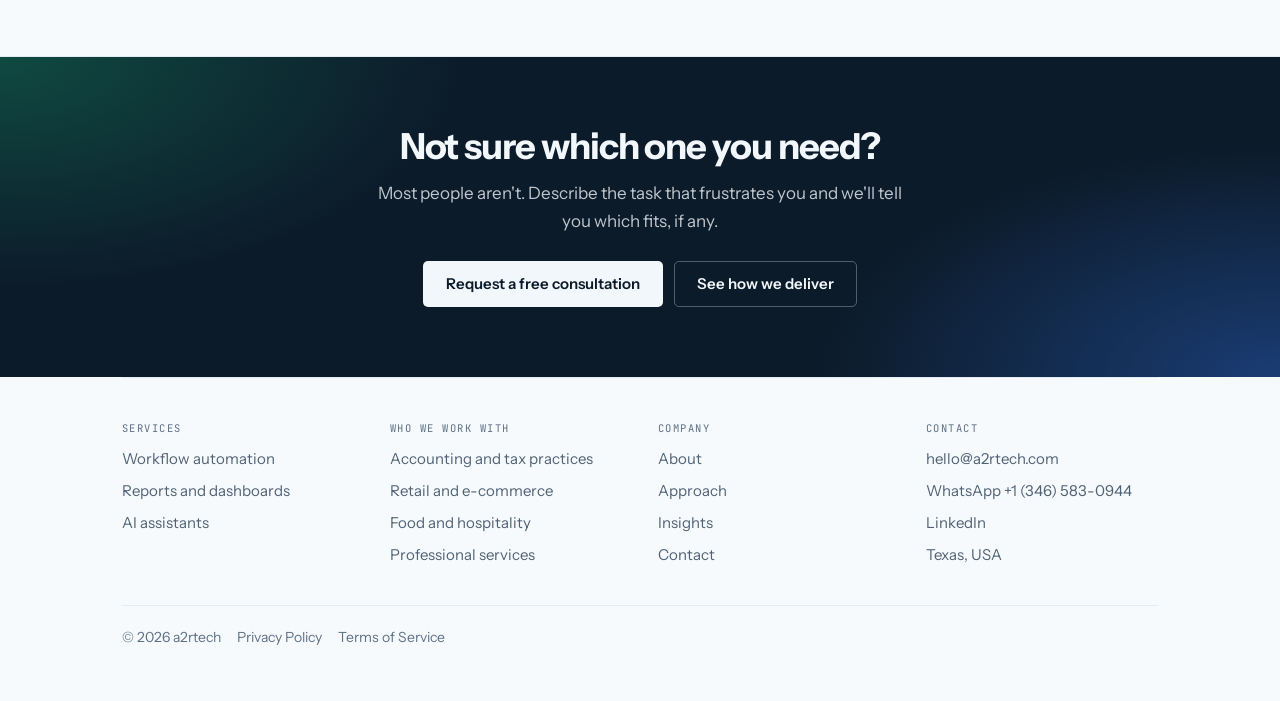
<file: services.html>
<!doctype html>
<html lang="en">
<head>
<meta charset="utf-8">
<meta name="viewport" content="width=device-width, initial-scale=1, viewport-fit=cover">
<title>Services — a2rtech</title>
<meta name="description" content="Workflow automation, reports and AI assistants for small businesses, and how we build them step by step with Claude, n8n, Zapier and other tools.">
<link rel="preconnect" href="https://fonts.googleapis.com">
<link rel="preconnect" href="https://fonts.gstatic.com" crossorigin>
<link rel="stylesheet" href="https://fonts.googleapis.com/css2?family=Instrument+Sans:wght@400;500;600;700&family=JetBrains+Mono:wght@400;500&display=swap">
<link rel="stylesheet" href="styles.css">
<link rel="icon" href="favicon.svg" type="image/svg+xml">
<link rel="canonical" href="https://a2rtech.com/services">
<meta property="og:type" content="website">
<meta property="og:site_name" content="a2rtech">
<meta property="og:title" content="Services — a2rtech">
<meta property="og:description" content="Workflow automation, reports and AI assistants for small businesses, and how we build them step by step with Claude, n8n, Zapier and other tools.">
<meta property="og:url" content="https://a2rtech.com/services">
<meta property="og:image" content="https://a2rtech.com/og-image.png">
<meta property="og:image:width" content="1200">
<meta property="og:image:height" content="630">
<meta name="twitter:card" content="summary_large_image">
</head>
<body>

<a class="skip" href="#main">Skip to content</a>

<div class="navwrap">
  <div class="shell">
    <nav class="nav" aria-label="Main">
      <a href="index.html" class="brand"><img src="logo.svg" class="brand-mark" alt="" width="26" height="26">a2rtech</a>
      <button class="navtoggle" type="button" aria-expanded="false" aria-controls="nav-links" aria-label="Open menu"><span aria-hidden="true"></span></button>
      <div class="nav-links" id="nav-links">
        <a href="index.html" class="link">Home</a>
        <a href="about.html" class="link">About</a>
        <a href="services.html" class="link" aria-current="page">Services</a>
        <a href="approach.html" class="link">Approach</a>
        <a href="insights.html" class="link">Insights</a>
        <a href="contact.html" class="link">Contact</a>
        <a href="contact.html" class="btn btn-primary btn-sm push">Request a call</a>
      </div>
    </nav>
  </div>
</div>

<main id="main">

<div class="shell">
  <header class="pagehead">
    <p class="kicker">Services</p>
    <h1>What we build, and how.</h1>
    <p class="sub">Three kinds of work, and the tools we use to build them. If a task isn't worth automating, we say so before you spend anything.</p>
  </header>
</div>

<div class="shell">
  <section id="automation">
    <div class="sechead">
      <p class="kicker">Workflow automation</p>
      <h2>Work that runs by itself</h2>
      <p>Most delays happen between steps, while a task waits for someone. We keep the steps and remove the waiting.</p>
    </div>
    <div class="flow">
    <div class="flow-step">
      <span class="ico" aria-hidden="true"><svg viewBox="0 0 24 24"><path d="M13 3 5 14h6l-1 7 8-11h-6z"/></svg></span>
      <h3>Start</h3>
      <p>An email, form, file, order or set time starts it.</p>
    </div>
    <div class="flow-arrow" aria-hidden="true"><svg viewBox="0 0 24 24"><path d="M4 12h15"/><path d="m13.5 6.5 6 5.5-6 5.5"/></svg></div>
    <div class="flow-step">
      <span class="ico" aria-hidden="true"><svg viewBox="0 0 24 24"><path d="M14 3H7a2 2 0 0 0-2 2v14a2 2 0 0 0 2 2h10a2 2 0 0 0 2-2V8z"/><path d="M14 3v5h5"/><path d="M9 13h6M9 16.5h4"/></svg></span>
      <h3>Understand</h3>
      <p>AI reads it and pulls out the details.</p>
    </div>
    <div class="flow-arrow" aria-hidden="true"><svg viewBox="0 0 24 24"><path d="M4 12h15"/><path d="m13.5 6.5 6 5.5-6 5.5"/></svg></div>
    <div class="flow-step is-human">
      <span class="ico" aria-hidden="true"><svg viewBox="0 0 24 24"><path d="M12 3 5 6v5.5c0 4.2 2.9 7.6 7 9.5 4.1-1.9 7-5.3 7-9.5V6z"/><path d="m9.2 12 2 2 3.6-3.8"/></svg></span>
      <h3>Check</h3>
      <p>Your rules run. A person approves if needed.</p>
    </div>
    <div class="flow-arrow" aria-hidden="true"><svg viewBox="0 0 24 24"><path d="M4 12h15"/><path d="m13.5 6.5 6 5.5-6 5.5"/></svg></div>
    <div class="flow-step">
      <span class="ico" aria-hidden="true"><svg viewBox="0 0 24 24"><path d="M4 7h7a3 3 0 0 1 3 3v4a3 3 0 0 0 3 3h3"/><path d="m17 4 3 3-3 3"/><circle cx="4.5" cy="7" r="1.3"/></svg></span>
      <h3>Act</h3>
      <p>Your apps are updated. Every run is logged.</p>
    </div>
  </div>
    <div class="grid g2" style="margin-top:34px">
      <div class="card">
        <h3>What this covers</h3>
        <ul class="ticks">
          <li>Orders, requests and new leads</li>
          <li>Invoices, forms and PDFs turned into clean data</li>
          <li>Approvals, with reminders</li>
          <li>Scheduled reports and alerts</li>
          <li>Linking apps that don't talk to each other today</li>
        </ul>
      </div>
      <div class="card">
        <h3>Where a person stays</h3>
        <p>Wherever judgment is needed. The automation does the fetching, copying, chasing and retyping around a decision. The decision stays with your team.</p>
      </div>
    </div>
  </section>
</div>

<div class="tinted">
  <div class="shell">
    <section id="data">
      <div class="sechead">
        <p class="kicker">Reports and dashboards</p>
        <h2>The numbers you need, on time</h2>
        <p>Most businesses have plenty of data. What's missing is the one number that answers the question.</p>
      </div>
      <div class="flow">
    <div class="flow-step">
      <span class="ico" aria-hidden="true"><svg viewBox="0 0 24 24"><path d="m12 3 8 4.2v9.6L12 21l-8-4.2V7.2z"/><path d="m4.2 7.3 7.8 4 7.8-4M12 21v-9.7"/></svg></span>
      <h3>Collect</h3>
      <p>Pulled from the apps you already use.</p>
    </div>
    <div class="flow-arrow" aria-hidden="true"><svg viewBox="0 0 24 24"><path d="M4 12h15"/><path d="m13.5 6.5 6 5.5-6 5.5"/></svg></div>
    <div class="flow-step">
      <span class="ico" aria-hidden="true"><svg viewBox="0 0 24 24"><rect x="3" y="4" width="7" height="6" rx="1.5"/><rect x="14" y="14" width="7" height="6" rx="1.5"/><path d="M10 7h5a2 2 0 0 1 2 2v5"/></svg></span>
      <h3>Clean</h3>
      <p>Duplicates removed, categories fixed, totals matched.</p>
    </div>
    <div class="flow-arrow" aria-hidden="true"><svg viewBox="0 0 24 24"><path d="M4 12h15"/><path d="m13.5 6.5 6 5.5-6 5.5"/></svg></div>
    <div class="flow-step">
      <span class="ico" aria-hidden="true"><svg viewBox="0 0 24 24"><path d="M4 20V11M10 20V5M16 20v-6M22 20V8"/></svg></span>
      <h3>Report</h3>
      <p>Built around the questions you actually ask.</p>
    </div>
    <div class="flow-arrow" aria-hidden="true"><svg viewBox="0 0 24 24"><path d="M4 12h15"/><path d="m13.5 6.5 6 5.5-6 5.5"/></svg></div>
    <div class="flow-step">
      <span class="ico" aria-hidden="true"><svg viewBox="0 0 24 24"><rect x="3" y="5" width="18" height="14" rx="2"/><path d="m3.6 6.3 8.4 6 8.4-6"/></svg></span>
      <h3>Deliver</h3>
      <p>Sent on a schedule to email, Slack or Teams.</p>
    </div>
  </div>
      <div class="grid g2" style="margin-top:34px">
        <div class="card">
          <h3>What this covers</h3>
          <ul class="ticks">
            <li>Weekly or monthly reports</li>
            <li>Sales, cost and transaction analysis, even from messy records</li>
            <li>Dashboards for the few numbers that matter</li>
            <li>Forecasts built from your own history</li>
            <li>One-off analysis before a big decision</li>
          </ul>
        </div>
        <div class="card">
          <h3>Reports before dashboards</h3>
          <p>A short report someone reads beats a dashboard nobody opens. If you do need a dashboard, we agree the questions first and build from there.</p>
        </div>
      </div>
    </section>
  </div>
</div>

<div class="shell">
  <section id="assistants">
    <div class="sechead">
      <p class="kicker">AI assistants</p>
      <h2>Answers from your own documents</h2>
      <p>Every business has questions that get asked again and again. An assistant can answer them.</p>
    </div>
    <div class="flow">
    <div class="flow-step">
      <span class="ico" aria-hidden="true"><svg viewBox="0 0 24 24"><path d="M14 3H7a2 2 0 0 0-2 2v14a2 2 0 0 0 2 2h10a2 2 0 0 0 2-2V8z"/><path d="M14 3v5h5"/><path d="M9 13h6M9 16.5h4"/></svg></span>
      <h3>Your documents</h3>
      <p>Policies, guides, price lists and FAQs.</p>
    </div>
    <div class="flow-arrow" aria-hidden="true"><svg viewBox="0 0 24 24"><path d="M4 12h15"/><path d="m13.5 6.5 6 5.5-6 5.5"/></svg></div>
    <div class="flow-step">
      <span class="ico" aria-hidden="true"><svg viewBox="0 0 24 24"><path d="M11 4a7 7 0 1 0 0 14 7 7 0 0 0 0-14z"/><path d="m16.5 16.5 4 4"/></svg></span>
      <h3>Made searchable</h3>
      <p>Split into small sections so the right one is found in seconds.</p>
    </div>
    <div class="flow-arrow" aria-hidden="true"><svg viewBox="0 0 24 24"><path d="M4 12h15"/><path d="m13.5 6.5 6 5.5-6 5.5"/></svg></div>
    <div class="flow-step">
      <span class="ico" aria-hidden="true"><svg viewBox="0 0 24 24"><path d="M20 12a8 8 0 0 1-11.6 7.1L4 20l.9-4.4A8 8 0 1 1 20 12z"/><path d="M9 11h6M9 14.5h4"/></svg></span>
      <h3>Answer</h3>
      <p>Claude answers from those sections and shows the source.</p>
    </div>
    <div class="flow-arrow" aria-hidden="true"><svg viewBox="0 0 24 24"><path d="M4 12h15"/><path d="m13.5 6.5 6 5.5-6 5.5"/></svg></div>
    <div class="flow-step is-human">
      <span class="ico" aria-hidden="true"><svg viewBox="0 0 24 24"><circle cx="9" cy="8" r="3.2"/><path d="M3 19c0-3.2 2.7-5 6-5s6 1.8 6 5"/><circle cx="17.5" cy="10" r="2.4"/><path d="M15.8 19c0-2.2 1.4-3.4 3.4-3.4"/></svg></span>
      <h3>Hand over</h3>
      <p>If it isn't sure, a named person takes over.</p>
    </div>
  </div>
    <div class="grid g2" style="margin-top:34px">
      <div class="card">
        <h3>What this covers</h3>
        <ul class="ticks">
          <li>Staff questions on policies and processes</li>
          <li>Customer questions on products and prices</li>
          <li>Search across your files</li>
          <li>Works where your team already is: website chat, Slack or Teams</li>
          <li>Tested on real past questions before launch</li>
        </ul>
      </div>
      <div class="card">
        <h3>Getting the line right</h3>
        <p>An assistant that refuses every hard question gets ignored. One that guesses is worse. Most of the work is deciding where it should stop and hand over.</p>
      </div>
    </div>
  </section>
</div>

<div class="tinted">
  <div class="shell">
    <section id="tools">
      <div class="sechead">
        <p class="kicker">How we build it</p>
        <h2>Step by step: one automation</h2>
        <p>Every automation we build follows the same seven steps. Here is what happens at each one, and the tools we use.</p>
      </div>
      <figure class="canvas">
        <div class="canvas-row">
          <div class="node"><small>Start &#183; Gmail</small><b>New email with an invoice</b></div>
          <div class="wire" aria-hidden="true"></div>
          <div class="node"><small>Understand &#183; Claude</small><b>Read vendor, date, amount</b></div>
          <div class="wire" aria-hidden="true"></div>
          <div class="node"><small>Check &#183; Rule</small><b>Over $500?</b></div>
          <div class="wire" aria-hidden="true"></div>
          <div class="node human"><small>Approve &#183; Slack</small><b>Manager clicks Approve</b></div>
          <div class="wire" aria-hidden="true"></div>
          <div class="node"><small>Act &#183; Sheets</small><b>Row added, file saved</b></div>
        </div>
        <figcaption>Example: an invoice workflow, as we would build it in n8n. Under $500 skips the approval step.</figcaption>
      </figure>
      <ol class="stages">
      <li class="stage">
        <span class="num" aria-hidden="true">01</span>
        <h3>Start</h3>
        <p>Something starts the workflow: a new email, a form, a file in a folder, a new row in a sheet, or a set time. Many apps send an instant message (a &#8220;webhook&#8221;) the moment something happens, so nothing waits.</p>
        <span class="out">Tools: n8n or Zapier triggers, webhooks, schedules</span>
      </li>
      <li class="stage">
        <span class="num" aria-hidden="true">02</span>
        <h3>Collect</h3>
        <p>The workflow fetches any extra details it needs from your other apps through their APIs &#8212; the official, secure way apps share data with each other.</p>
        <span class="out">Tools: app APIs, Google Sheets, Airtable, your CRM or accounting software</span>
      </li>
      <li class="stage">
        <span class="num" aria-hidden="true">03</span>
        <h3>Understand</h3>
        <p>Claude reads the email, document or PDF. It follows written instructions and answers in a fixed format, like filling in a form, so the next step always finds each detail in the same place.</p>
        <span class="out">Tools: Claude, through Anthropic's API</span>
      </li>
      <li class="stage">
        <span class="num" aria-hidden="true">04</span>
        <h3>Check</h3>
        <p>Simple rules check the result. Is every field filled in? Is the amount over your limit? Does this customer exist? Anything that fails a rule is stopped.</p>
        <span class="out">Tools: n8n or Zapier filters, Python for complex rules</span>
      </li>
      <li class="stage">
        <span class="num" aria-hidden="true">05</span>
        <h3>Approve</h3>
        <p>When a decision matters, a person gets a short message with Approve and Reject buttons. Nothing important happens without that click.</p>
        <span class="out">Tools: Slack, Microsoft Teams or email</span>
      </li>
      <li class="stage">
        <span class="num" aria-hidden="true">06</span>
        <h3>Act</h3>
        <p>The workflow does the work: updates records, sends emails, creates documents and files them in the right folder.</p>
        <span class="out">Tools: your own apps, through their APIs</span>
      </li>
      <li class="stage">
        <span class="num" aria-hidden="true">07</span>
        <h3>Log and alert</h3>
        <p>Every run is recorded: what came in, what was decided, what was done. If a step fails, it tries again. If it still fails, a person is told what broke.</p>
        <span class="out">Tools: n8n run history, a log sheet, email or Slack alerts</span>
      </li>
      </ol>

      <div class="sechead" style="margin-top:64px">
        <h2>Which tool, when</h2>
        <p>We aren't tied to any one tool. We choose based on your apps, how much work flows through, and who will look after it.</p>
      </div>
      <div class="tablewrap">
        <table class="data">
          <tbody>
            <tr><td>Simple tasks your team wants to change later</td><td><b>Zapier.</b> Quick to set up, connects thousands of apps, easy to edit. Costs more as volume grows.</td></tr>
            <tr><td>Many steps, high volume, or data must stay on your own server</td><td><b>n8n.</b> Handles branches, loops and retries well, and can run on your own server.</td></tr>
            <tr><td>Reading, sorting, summarising or drafting text</td><td><b>Claude.</b> Understands emails, documents and PDFs, and follows written instructions. We use other AI models when a task suits them better.</td></tr>
            <tr><td>Your business runs on Microsoft 365</td><td><b>Power Automate.</b> Works closely with Outlook, Excel and Teams.</td></tr>
            <tr><td>Your business runs on Google Workspace</td><td><b>Apps Script.</b> Small scripts inside Sheets, Gmail and Drive.</td></tr>
            <tr><td>Visual workflows with many branches</td><td><b>Make.</b> A drag-and-drop builder that is easy to follow.</td></tr>
            <tr><td>Anything the tools above can't do well</td><td><b>Python.</b> Custom code for tricky data cleaning, calculations or reports.</td></tr>
          </tbody>
        </table>
      </div>

      <div class="grid g2" style="margin-top:34px;max-width:860px;margin-inline:auto">
        <div class="card">
          <h3>Your accounts, your keys</h3>
          <p>Your Claude API key, your Zapier or n8n account and your app logins are all in your business's name. We work in them with access you can remove at any time.</p>
        </div>
        <div class="card">
          <h3>Your data, named and approved</h3>
          <p>Before any of your data goes to a service, we tell you which one, what it receives and where it is hosted. You approve it in writing first.</p>
        </div>
      </div>
    </section>
  </div>
</div>

<div class="shell">
  <section id="sectors">
    <div class="sechead">
      <p class="kicker">Who we work with</p>
      <h2>Where it helps first</h2>
      <p>These are common starting points. The same method works for any team with repeat work.</p>
    </div>
    <div class="facts f4">
      <div class="fact"><h3>Accounting and tax</h3><p>Collecting client documents, data entry and sorting transactions, with your staff checking every figure.</p></div>
      <div class="fact"><h3>Retail and online shops</h3><p>Orders, stock and returns from several sales channels, in one view.</p></div>
      <div class="fact"><h3>Food and hospitality</h3><p>Order intake, supplier orders, daily sales and waste, readable on a phone.</p></div>
      <div class="fact"><h3>Professional services</h3><p>New client intake, standard documents, and the same questions asked every day.</p></div>
    </div>
  </section>
</div>

<div class="tinted">
  <div class="shell">
    <section>
      <div class="sechead">
        <p class="kicker">Working together</p>
        <h2>How a project runs</h2>
        <p>We give a price after the first call. A price before we understand the task is just a guess.</p>
      </div>
      <div class="grid g3">
        <div class="card">
          <span class="n">01</span>
          <h3>Free call</h3>
          <p>A 30-minute call about the task that bothers you.</p>
          <ul class="ticks">
            <li>No preparation needed</li>
            <li>You get a written summary</li>
            <li>No follow-up unless you ask</li>
          </ul>
        </div>
        <div class="card">
          <span class="n">02</span>
          <h3>Fixed-price build</h3>
          <p>What we build, the price, and how we measure success, agreed in writing.</p>
          <ul class="ticks">
            <li>Written scope</li>
            <li>Fixed price, paid in stages</li>
            <li>Documentation and handover included</li>
          </ul>
        </div>
        <div class="card">
          <span class="n">03</span>
          <h3>Ongoing support</h3>
          <p>Optional. Apps, prices and staff change. We keep the automation working as they do.</p>
          <ul class="ticks">
            <li>Monitoring and performance reports</li>
            <li>Updates when your rules change</li>
            <li>Agreed response time</li>
          </ul>
        </div>
      </div>
    </section>
  </div>
</div>

<div class="band">
  <div class="shell">
    <div class="cta-inner">
      <h2>Not sure which one you need?</h2>
      <p>Most people aren't. Describe the task that frustrates you and we'll tell you which fits, if any.</p>
      <div class="ctas">
        <a href="contact.html" class="btn btn-invert">Request a free consultation</a>
        <a href="approach.html" class="btn btn-outline-light">See how we deliver</a>
      </div>
    </div>
  </div>
</div>

</main>

<div class="shell">
  <footer>
    <div class="fgrid">
      <div class="fcol">
        <h3>Services</h3>
        <ul>
          <li><a href="services.html#automation">Workflow automation</a></li>
          <li><a href="services.html#data">Reports and dashboards</a></li>
          <li><a href="services.html#assistants">AI assistants</a></li>
        </ul>
      </div>
      <div class="fcol">
        <h3>Who we work with</h3>
        <ul>
          <li><a href="services.html#sectors">Accounting and tax practices</a></li>
          <li><a href="services.html#sectors">Retail and e-commerce</a></li>
          <li><a href="services.html#sectors">Food and hospitality</a></li>
          <li><a href="services.html#sectors">Professional services</a></li>
        </ul>
      </div>
      <div class="fcol">
        <h3>Company</h3>
        <ul>
          <li><a href="about.html">About</a></li>
          <li><a href="approach.html">Approach</a></li>
          <li><a href="insights.html">Insights</a></li>
          <li><a href="contact.html">Contact</a></li>
        </ul>
      </div>
      <div class="fcol">
        <h3>Contact</h3>
        <ul>
          <li><a href="mailto:hello@a2rtech.com">hello@a2rtech.com</a></li>
          <li><a href="https://wa.me/13465830944">WhatsApp +1 (346) 583-0944</a></li>
          <li><a href="https://www.linkedin.com/in/aishwarya-kandasami-37760b34">LinkedIn</a></li>
          <li><span>Texas, USA</span></li>
        </ul>
      </div>
    </div>
    <div class="fbase">
      <span>&copy; 2026 a2rtech</span>
      <a href="privacy.html">Privacy Policy</a>
      <a href="terms.html">Terms of Service</a>
    </div>
  </footer>
</div>

<script src="site.js"></script>

</body>
</html>
</file>
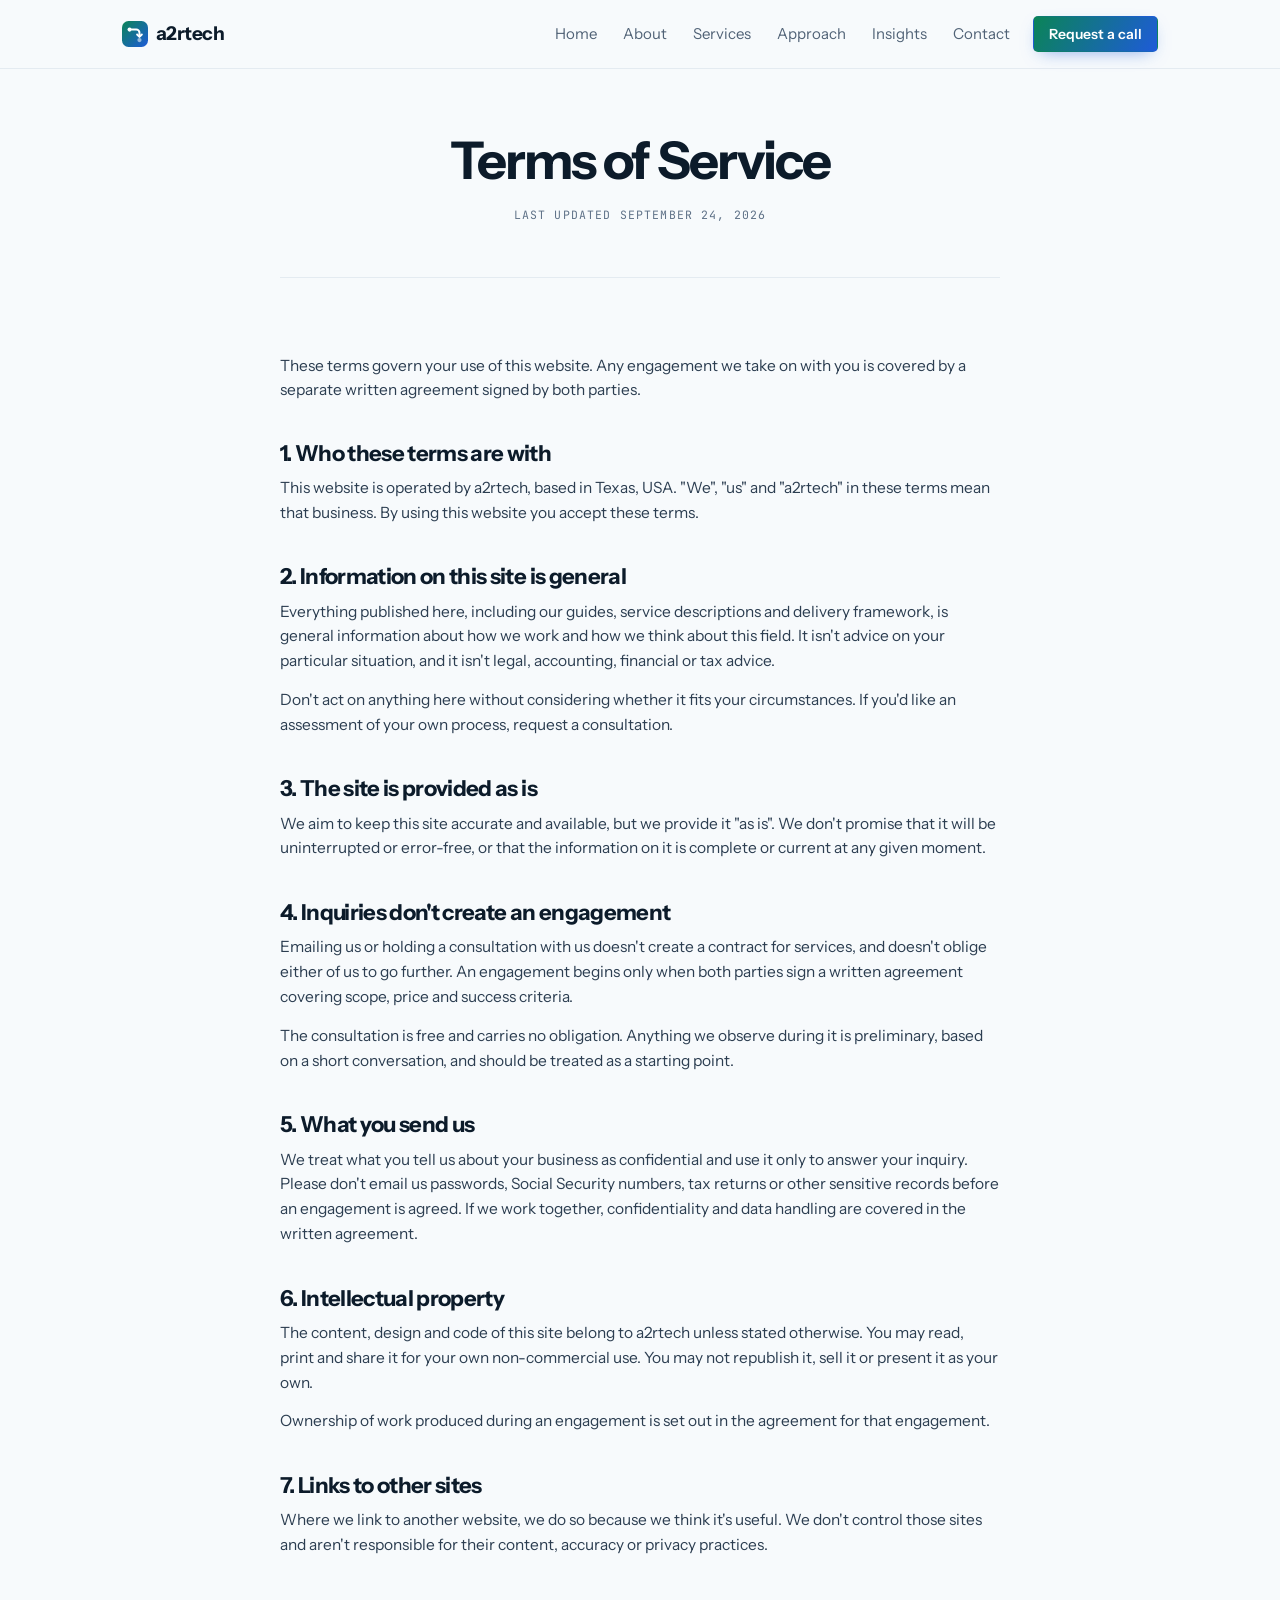
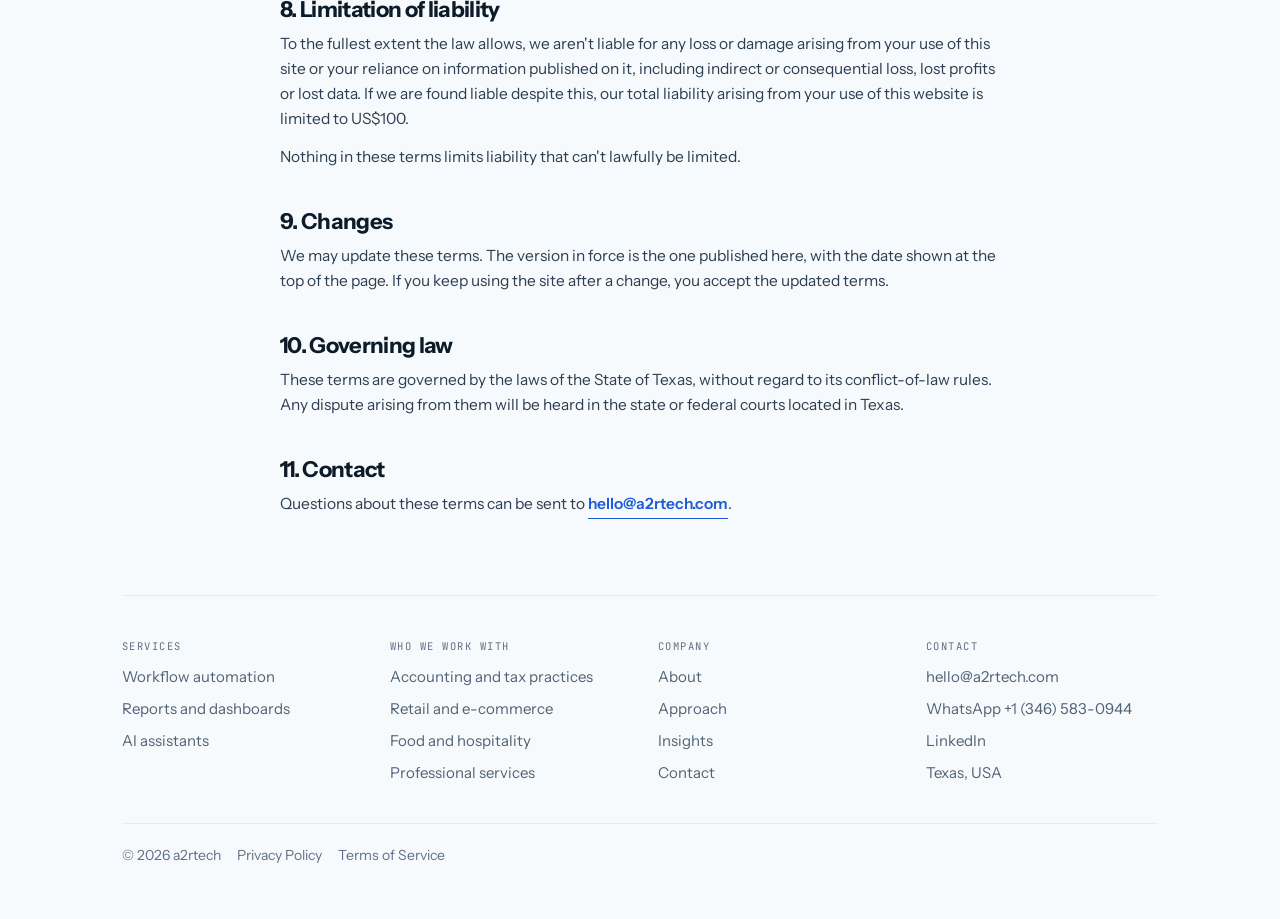
<file: terms.html>
<!doctype html>
<html lang="en">
<head>
<meta charset="utf-8">
<meta name="viewport" content="width=device-width, initial-scale=1, viewport-fit=cover">
<title>Terms of Service — a2rtech</title>
<meta name="description" content="The terms that apply to use of the a2rtech website.">
<link rel="preconnect" href="https://fonts.googleapis.com">
<link rel="preconnect" href="https://fonts.gstatic.com" crossorigin>
<link rel="stylesheet" href="https://fonts.googleapis.com/css2?family=Instrument+Sans:wght@400;500;600;700&family=JetBrains+Mono:wght@400;500&display=swap">
<link rel="stylesheet" href="styles.css">
<link rel="icon" href="favicon.svg" type="image/svg+xml">
<link rel="canonical" href="https://a2rtech.com/terms">
<meta property="og:type" content="website">
<meta property="og:site_name" content="a2rtech">
<meta property="og:title" content="Terms of Service — a2rtech">
<meta property="og:description" content="The terms that apply to use of the a2rtech website.">
<meta property="og:url" content="https://a2rtech.com/terms">
<meta property="og:image" content="https://a2rtech.com/og-image.png">
<meta property="og:image:width" content="1200">
<meta property="og:image:height" content="630">
<meta name="twitter:card" content="summary_large_image">
</head>
<body>

<a class="skip" href="#main">Skip to content</a>

<div class="navwrap">
  <div class="shell">
    <nav class="nav" aria-label="Main">
      <a href="index.html" class="brand"><img src="logo.svg" class="brand-mark" alt="" width="26" height="26">a2rtech</a>
      <button class="navtoggle" type="button" aria-expanded="false" aria-controls="nav-links" aria-label="Open menu"><span aria-hidden="true"></span></button>
      <div class="nav-links" id="nav-links">
        <a href="index.html" class="link">Home</a>
        <a href="about.html" class="link">About</a>
        <a href="services.html" class="link">Services</a>
        <a href="approach.html" class="link">Approach</a>
        <a href="insights.html" class="link">Insights</a>
        <a href="contact.html" class="link">Contact</a>
        <a href="contact.html" class="btn btn-primary btn-sm push">Request a call</a>
      </div>
    </nav>
  </div>
</div>

<main id="main">

<div class="shell">
  <header class="pagehead prose">
    <h1>Terms of Service</h1>
    <p class="updated">Last updated September 24, 2026</p>
  </header>
</div>

<div class="shell">
  <section class="prose narrow">
    <p class="lead">These terms govern your use of this website. Any engagement we take on with you is covered by a separate written agreement signed by both parties.</p>

    <h2>1. Who these terms are with</h2>
    <p>This website is operated by a2rtech, based in Texas, USA. "We", "us" and "a2rtech" in these terms mean that business. By using this website you accept these terms.</p>

    <h2>2. Information on this site is general</h2>
    <p>Everything published here, including our guides, service descriptions and delivery framework, is general information about how we work and how we think about this field. It isn't advice on your particular situation, and it isn't legal, accounting, financial or tax advice.</p>
    <p>Don't act on anything here without considering whether it fits your circumstances. If you'd like an assessment of your own process, request a consultation.</p>

    <h2>3. The site is provided as is</h2>
    <p>We aim to keep this site accurate and available, but we provide it "as is". We don't promise that it will be uninterrupted or error-free, or that the information on it is complete or current at any given moment.</p>

    <h2>4. Inquiries don't create an engagement</h2>
    <p>Emailing us or holding a consultation with us doesn't create a contract for services, and doesn't oblige either of us to go further. An engagement begins only when both parties sign a written agreement covering scope, price and success criteria.</p>
    <p>The consultation is free and carries no obligation. Anything we observe during it is preliminary, based on a short conversation, and should be treated as a starting point.</p>

    <h2>5. What you send us</h2>
    <p>We treat what you tell us about your business as confidential and use it only to answer your inquiry. Please don't email us passwords, Social Security numbers, tax returns or other sensitive records before an engagement is agreed. If we work together, confidentiality and data handling are covered in the written agreement.</p>

    <h2>6. Intellectual property</h2>
    <p>The content, design and code of this site belong to a2rtech unless stated otherwise. You may read, print and share it for your own non-commercial use. You may not republish it, sell it or present it as your own.</p>
    <p>Ownership of work produced during an engagement is set out in the agreement for that engagement.</p>

    <h2>7. Links to other sites</h2>
    <p>Where we link to another website, we do so because we think it's useful. We don't control those sites and aren't responsible for their content, accuracy or privacy practices.</p>

    <h2>8. Limitation of liability</h2>
    <p>To the fullest extent the law allows, we aren't liable for any loss or damage arising from your use of this site or your reliance on information published on it, including indirect or consequential loss, lost profits or lost data. If we are found liable despite this, our total liability arising from your use of this website is limited to US$100.</p>
    <p>Nothing in these terms limits liability that can't lawfully be limited.</p>

    <h2>9. Changes</h2>
    <p>We may update these terms. The version in force is the one published here, with the date shown at the top of the page. If you keep using the site after a change, you accept the updated terms.</p>

    <h2>10. Governing law</h2>
    <p>These terms are governed by the laws of the State of Texas, without regard to its conflict-of-law rules. Any dispute arising from them will be heard in the state or federal courts located in Texas.</p>

    <h2>11. Contact</h2>
    <p>Questions about these terms can be sent to <a href="mailto:hello@a2rtech.com" class="inline-link" style="font-size:inherit">hello@a2rtech.com</a>.</p>
  </section>
</div>

</main>

<div class="shell">
  <footer>
    <div class="fgrid">
      <div class="fcol">
        <h3>Services</h3>
        <ul>
          <li><a href="services.html#automation">Workflow automation</a></li>
          <li><a href="services.html#data">Reports and dashboards</a></li>
          <li><a href="services.html#assistants">AI assistants</a></li>
        </ul>
      </div>
      <div class="fcol">
        <h3>Who we work with</h3>
        <ul>
          <li><a href="services.html#sectors">Accounting and tax practices</a></li>
          <li><a href="services.html#sectors">Retail and e-commerce</a></li>
          <li><a href="services.html#sectors">Food and hospitality</a></li>
          <li><a href="services.html#sectors">Professional services</a></li>
        </ul>
      </div>
      <div class="fcol">
        <h3>Company</h3>
        <ul>
          <li><a href="about.html">About</a></li>
          <li><a href="approach.html">Approach</a></li>
          <li><a href="insights.html">Insights</a></li>
          <li><a href="contact.html">Contact</a></li>
        </ul>
      </div>
      <div class="fcol">
        <h3>Contact</h3>
        <ul>
          <li><a href="mailto:hello@a2rtech.com">hello@a2rtech.com</a></li>
          <li><a href="https://wa.me/13465830944">WhatsApp +1 (346) 583-0944</a></li>
          <li><a href="https://www.linkedin.com/in/aishwarya-kandasami-37760b34">LinkedIn</a></li>
          <li><span>Texas, USA</span></li>
        </ul>
      </div>
    </div>
    <div class="fbase">
      <span>&copy; 2026 a2rtech</span>
      <a href="privacy.html">Privacy Policy</a>
      <a href="terms.html">Terms of Service</a>
    </div>
  </footer>
</div>

<script src="site.js"></script>

</body>
</html>
</file>
<file: styles.css>
/* ===========================================================
   a2rtech — site stylesheet
   One typeface (Instrument Sans) + JetBrains Mono for labels.
   Centred section headings, card grids, CSS flow diagrams.
   =========================================================== */

:root{
  /* palette: deep navy ink, growth green + trust blue, cool grey-blue neutrals */
  --ground:#F7FAFC;
  --surface:#EEF4F8;
  --panel:#FFFFFF;
  --ink:#0C1B2A;
  --ink-soft:#2C3E51;
  --muted:#506276;
  --faint:#5E7187;
  --line:#D8E2EB;
  --hair:#E4EBF1;
  --accent:#0B8457;
  --accent-2:#1E5BD8;
  --accent-wash:#E2F4EB;
  --blue-wash:#E6EEFD;
  --grad:linear-gradient(120deg,#0B8457 0%,#1E5BD8 100%);
  --on-accent:#FFFFFF;
  --band:#0C1B2A;
  --band-ink:#F2F7FB;
  --accent-on-dark:#5EE0A8;
  --on-band-soft:rgba(242,247,251,.78);
  --on-band-line:rgba(242,247,251,.3);
  --on-band-grid:rgba(242,247,251,.14);
  --shadow:0 1px 2px rgba(12,27,42,.05), 0 10px 30px rgba(12,27,42,.07);
}
@media (prefers-color-scheme: dark){
  :root:not([data-theme="light"]){
    --ground:#0A131D; --surface:#0E1A27; --panel:#122131;
    --ink:#E9F1F8; --ink-soft:#C3D2E0; --muted:#93A7BA; --faint:#8599AD;
    --line:#22364B; --hair:#18293B;
    --accent:#3DD598; --accent-2:#6FA3FF; --accent-wash:#123126; --blue-wash:#14264A;
    --grad:linear-gradient(120deg,#16A06C 0%,#2F6FE4 100%);
    --band:#071019;
    --shadow:0 1px 2px rgba(0,0,0,.25), 0 10px 30px rgba(0,0,0,.3);
    color-scheme:dark;
  }
}
:root[data-theme="dark"]{
  --ground:#0A131D; --surface:#0E1A27; --panel:#122131;
  --ink:#E9F1F8; --ink-soft:#C3D2E0; --muted:#93A7BA; --faint:#8599AD;
  --line:#22364B; --hair:#18293B;
  --accent:#3DD598; --accent-2:#6FA3FF; --accent-wash:#123126; --blue-wash:#14264A;
  --grad:linear-gradient(120deg,#16A06C 0%,#2F6FE4 100%);
  --band:#071019;
  --shadow:0 1px 2px rgba(0,0,0,.25), 0 10px 30px rgba(0,0,0,.3);
  color-scheme:dark;
}

*{box-sizing:border-box;}
html{-webkit-text-size-adjust:100%;scroll-behavior:smooth;scroll-padding-top:90px;}

body{
  margin:0;
  background:var(--ground);
  color:var(--ink);
  font-family:"Instrument Sans","Helvetica Neue",Arial,sans-serif;
  font-size:16px;
  line-height:1.6;
  -webkit-font-smoothing:antialiased;
}
img{max-width:100%;height:auto;display:block;}
a{color:inherit;}
a:focus-visible,button:focus-visible,input:focus-visible,textarea:focus-visible{
  outline:2px solid var(--accent);outline-offset:3px;border-radius:3px;
}

.shell{max-width:1080px;margin:0 auto;padding-inline:22px;}
.measure{max-width:620px;}
.narrow{max-width:720px;}

/* ---------------- skip link ---------------- */
.skip{
  position:absolute;left:50%;top:0;transform:translate(-50%,-150%);
  z-index:60;background:var(--ink);color:var(--ground);
  padding:10px 18px;border-radius:0 0 4px 4px;font-size:14px;font-weight:600;
  text-decoration:none;transition:transform .18s ease;
}
.skip:focus-visible{transform:translate(-50%,0);}

/* ---------------- nav ---------------- */
.navwrap{
  position:sticky;top:env(safe-area-inset-top,0px);z-index:40;
  background:var(--ground);border-bottom:1px solid var(--hair);
}
.nav{display:flex;align-items:center;gap:20px;padding-block:14px;font-size:15px;}
.brand{
  font-weight:700;font-size:19px;letter-spacing:-.03em;
  text-decoration:none;margin-right:6px;display:inline-flex;align-items:center;gap:8px;
}
.brand-dot{width:9px;height:9px;border-radius:50%;background:var(--accent);flex:none;}
.nav-links{display:flex;gap:4px;align-items:center;margin-left:auto;}
.nav a.link{
  text-decoration:none;color:var(--muted);font-size:15px;white-space:nowrap;
  padding:8px 11px;border-radius:4px;
}
.nav a.link:hover{color:var(--ink);background:var(--surface);}
.nav a.link[aria-current="page"]{color:var(--ink);font-weight:600;}
.nav .push{margin-left:8px;}
.navtoggle{display:none;}

@media (max-width:900px){
  .nav{padding-block:11px;gap:12px;}
  .navtoggle{
    display:inline-flex;align-items:center;justify-content:center;
    margin-left:auto;width:42px;height:42px;background:transparent;
    border:1px solid var(--line);border-radius:5px;cursor:pointer;color:var(--ink);
  }
  .navtoggle span{display:block;width:17px;height:1.6px;background:currentColor;position:relative;}
  .navtoggle span::before,.navtoggle span::after{
    content:"";position:absolute;left:0;width:17px;height:1.6px;background:currentColor;
  }
  .navtoggle span::before{top:-5.5px;} .navtoggle span::after{top:5.5px;}
  .navtoggle[aria-expanded="true"] span{background:transparent;}
  .navtoggle[aria-expanded="true"] span::before{top:0;transform:rotate(45deg);}
  .navtoggle[aria-expanded="true"] span::after{top:0;transform:rotate(-45deg);}

  .nav-links{
    position:absolute;left:0;right:0;top:100%;
    flex-direction:column;align-items:stretch;gap:0;margin:0;
    background:var(--ground);border-bottom:1px solid var(--line);
    padding:8px 22px 20px;box-shadow:var(--shadow);
    display:none;
  }
  .nav-links.open{display:flex;}
  .nav a.link{padding:13px 2px;border-bottom:1px solid var(--hair);border-radius:0;font-size:16px;}
  .nav .push{margin:16px 0 0;justify-content:center;}
}

/* ---------------- buttons ---------------- */
.btn{
  display:inline-flex;align-items:center;justify-content:center;gap:8px;
  font-size:15px;font-weight:600;padding:13px 22px;border-radius:5px;
  text-decoration:none;border:1px solid transparent;line-height:1.2;cursor:pointer;
  font-family:inherit;
}
.btn-primary{background:var(--grad);color:var(--on-accent);box-shadow:0 6px 18px -8px rgba(30,91,216,.6);}
.btn-primary:hover{opacity:.87;}
.btn-ghost{border-color:var(--line);color:var(--ink);background:transparent;}
.btn-ghost:hover{border-color:var(--ink);}
.btn-invert{background:var(--band-ink);color:var(--band);}
.btn-invert:hover{opacity:.9;}
.btn-outline-light{border-color:var(--on-band-line);color:var(--band-ink);background:transparent;}
.btn-outline-light:hover{border-color:var(--band-ink);}
.btn-sm{font-size:14px;padding:9px 15px;}

/* ---------------- type ---------------- */
h1,h2,h3,h4{margin:0;font-weight:700;letter-spacing:-.03em;line-height:1.1;}
h1{font-size:clamp(33px,5vw,52px);line-height:1.06;letter-spacing:-.038em;margin-bottom:18px;}
h2{font-size:clamp(25px,3.4vw,36px);margin-bottom:14px;}
h3{font-size:18px;font-weight:600;letter-spacing:-.018em;line-height:1.3;margin-bottom:8px;}
h4{font-size:16px;font-weight:600;letter-spacing:-.01em;margin-bottom:6px;}
p{margin:0 0 14px;}
p:last-child{margin-bottom:0;}

.lead{font-size:18px;color:var(--ink-soft);line-height:1.55;}
.sub{font-size:18px;line-height:1.55;color:var(--ink-soft);margin:0 0 26px;}
.note{font-size:14px;color:var(--faint);margin:14px 0 0;}

.kicker{
  font-family:"JetBrains Mono",ui-monospace,monospace;font-size:11px;
  letter-spacing:.16em;text-transform:uppercase;color:var(--accent);margin:0 0 12px;
}
.inline-link{
  color:var(--accent);text-decoration:none;font-weight:600;font-size:15px;
  border-bottom:1px solid currentColor;padding-bottom:1px;display:inline-block;
}
.inline-link:hover{opacity:.75;}

/* ---------------- section shell + CENTRED headings ---------------- */
section{padding-block:76px;}
.tinted{background:var(--surface);border-block:1px solid var(--hair);}
.band{background:var(--band);color:var(--band-ink);background-image:radial-gradient(60% 120% at 0% 0%,rgba(22,160,108,.35),transparent 60%),radial-gradient(60% 120% at 100% 100%,rgba(47,111,228,.4),transparent 60%);}
.band .kicker{color:var(--accent-on-dark);}
.band p{color:var(--on-band-soft);}

/* the standard centred section header */
.sechead{text-align:center;max-width:660px;margin:0 auto 46px;}
.sechead h2{margin-left:auto;margin-right:auto;}
.sechead p{font-size:17px;color:var(--muted);margin:0;max-width:52ch;margin-inline:auto;}

/* centred page header for inner pages */
.pagehead{padding-block:64px 52px;text-align:center;border-bottom:1px solid var(--hair);}
.pagehead h1{max-width:17ch;margin-inline:auto;}
.pagehead .sub{margin:0 auto;max-width:52ch;}

/* ---------------- hero ---------------- */
.hero{padding-block:70px 20px;text-align:center;}
.hero h1{max-width:16ch;margin-inline:auto;}
.hero .sub{max-width:50ch;margin-inline:auto 26px;margin-inline:auto;margin-bottom:26px;}
.hero .ctas{display:flex;gap:11px;flex-wrap:wrap;justify-content:center;}
.herofig{margin:54px auto 0;max-width:840px;}
.herofig figcaption{
  margin-top:16px;font-size:14px;color:var(--faint);line-height:1.45;text-align:center;
}
figure{margin:0;}
figure svg{width:100%;height:auto;display:block;color:var(--ink);}
.acc-stroke{stroke:var(--accent);} .acc-fill{fill:var(--accent);}

/* ---------------- flow diagram (CSS, reflows on mobile) ---------------- */
.flow{
  display:flex;align-items:stretch;gap:0;flex-wrap:nowrap;
  max-width:920px;margin:0 auto;
}
.flow-step{
  flex:1 1 0;min-width:0;text-align:center;
  padding:22px 14px;border:1px solid var(--line);border-radius:6px;
  background:var(--panel);
}
.flow-step .ico{
  width:38px;height:38px;margin:0 auto 12px;display:grid;place-items:center;
  border-radius:6px;background:var(--accent-wash);color:var(--accent);
}
.flow-step .ico svg{width:20px;height:20px;stroke:currentColor;fill:none;stroke-width:1.7;stroke-linecap:round;stroke-linejoin:round;}
.flow-step h3{font-size:16px;margin-bottom:5px;}
.flow-step p{font-size:14px;color:var(--muted);margin:0;line-height:1.45;}
.flow-arrow{
  flex:0 0 34px;display:grid;place-items:center;color:var(--accent);
}
.flow-arrow svg{width:18px;height:18px;stroke:currentColor;fill:none;stroke-width:1.8;stroke-linecap:round;stroke-linejoin:round;}
.flow-step.is-human{border-color:var(--accent);}
.flow-note{
  text-align:center;font-size:14px;color:var(--faint);margin:16px 0 0;
}
@media (max-width:760px){
  .flow{flex-direction:column;max-width:420px;}
  .flow-arrow{flex:0 0 30px;transform:rotate(90deg);}
  .flow-step{text-align:left;display:grid;grid-template-columns:38px 1fr;gap:4px 14px;padding:16px;}
  .flow-step .ico{grid-row:1 / span 2;margin:0;}
  .flow-step h3,.flow-step p{grid-column:2;}
}

/* ---------------- cards ---------------- */
.grid{display:grid;gap:18px;}
.g2{grid-template-columns:1fr;}
.g3{grid-template-columns:1fr;}
.g4{grid-template-columns:1fr;}
@media(min-width:640px){.g2{grid-template-columns:repeat(2,1fr);}.g4{grid-template-columns:repeat(2,1fr);}}
@media(min-width:880px){.g3{grid-template-columns:repeat(3,1fr);}}
@media(min-width:1000px){.g4{grid-template-columns:repeat(4,1fr);}}

.card{
  background:var(--panel);border:1px solid var(--line);border-radius:7px;
  padding:26px 24px;text-decoration:none;display:flex;flex-direction:column;
}
a.card:hover{border-color:var(--accent);box-shadow:var(--shadow);}
.card .ico{
  width:40px;height:40px;margin-bottom:16px;display:grid;place-items:center;
  border-radius:7px;background:var(--accent-wash);color:var(--accent);flex:none;
}
.card .ico svg{width:21px;height:21px;stroke:currentColor;fill:none;stroke-width:1.7;stroke-linecap:round;stroke-linejoin:round;}
.card p{font-size:15px;color:var(--muted);margin:0;}
.card .ticks{
  list-style:none;margin:16px 0 0;padding:14px 0 0;
  display:flex;flex-direction:column;gap:7px;border-top:1px solid var(--hair);
}
.card .ticks li{
  font-size:14px;color:var(--ink-soft);padding-left:15px;position:relative;line-height:1.4;
}
.card .ticks li::before{
  content:"";position:absolute;left:0;top:.62em;width:6px;height:1px;background:var(--accent);
}
.card .n{
  font-family:"JetBrains Mono",monospace;font-size:11px;letter-spacing:.1em;
  color:var(--accent);display:block;margin-bottom:12px;
}

/* compact fact item (no box) */
.facts{display:grid;gap:26px;}
@media(min-width:640px){.facts.f2{grid-template-columns:repeat(2,1fr);}}
@media(min-width:780px){.facts.f3{grid-template-columns:repeat(3,1fr);}}
@media(min-width:640px){.facts.f4{grid-template-columns:repeat(2,1fr);}}
@media(min-width:1000px){.facts.f4{grid-template-columns:repeat(4,1fr);}}
.fact h3{padding-top:13px;border-top:2px solid var(--accent);}
.fact p{font-size:15px;color:var(--muted);margin:0;}

/* ---------------- stage pipeline (approach) ---------------- */
.stages{list-style:none;margin:0;padding:0;display:grid;gap:14px;max-width:860px;margin-inline:auto;}
.stage{
  display:grid;grid-template-columns:44px 1fr;gap:4px 18px;align-items:start;
  background:var(--panel);border:1px solid var(--line);border-radius:7px;padding:20px 22px;
  position:relative;
}
.stage .num{
  grid-row:1 / span 3;width:34px;height:34px;border-radius:50%;
  display:grid;place-items:center;background:var(--accent-wash);color:var(--accent);
  font-family:"JetBrains Mono",monospace;font-size:12px;font-weight:500;
}
.stage h3{margin-bottom:4px;}
.stage p{font-size:15px;color:var(--muted);margin:0;}
.stage .out{
  display:inline-block;margin-top:10px;font-size:13.5px;color:var(--accent);
  background:var(--accent-wash);border-radius:4px;padding:5px 10px;
}
.stage-link{
  display:grid;place-items:center;height:14px;color:var(--accent);opacity:.5;
}
.stage-link svg{width:14px;height:14px;stroke:currentColor;fill:none;stroke-width:1.8;stroke-linecap:round;stroke-linejoin:round;}
.phasebar{
  display:flex;gap:10px;justify-content:center;flex-wrap:wrap;
  font-family:"JetBrains Mono",monospace;font-size:11px;
  letter-spacing:.1em;text-transform:uppercase;color:var(--faint);margin:0 0 30px;
}
.phasebar span{border:1px solid var(--line);border-radius:20px;padding:5px 13px;}
.phasebar b{color:var(--accent);font-weight:500;}

/* ---------------- comparison (before / after) ---------------- */
.compare{display:grid;gap:16px;max-width:860px;margin-inline:auto;}
@media(min-width:760px){.compare{grid-template-columns:1fr 1fr;gap:20px;}}
.pane{border:1px solid var(--line);border-radius:7px;padding:24px;background:var(--panel);}
.pane.after{border-color:var(--accent);}
.pane h3{
  font-family:"JetBrains Mono",monospace;font-size:11px;letter-spacing:.14em;
  text-transform:uppercase;color:var(--faint);font-weight:400;
  padding-bottom:12px;margin-bottom:14px;border-bottom:1px solid var(--hair);
}
.pane.after h3{color:var(--accent);}
.pane ul{list-style:none;margin:0;padding:0;display:grid;gap:10px;}
.pane li{font-size:15px;color:var(--muted);padding-left:22px;position:relative;}
.pane li::before{
  content:"";position:absolute;left:0;top:.55em;width:11px;height:1px;background:var(--line);
}
.pane.after li{color:var(--ink);}
.pane.after li::before{background:var(--accent);height:2px;}

/* ---------------- band / taglines ---------------- */
.band-inner{padding-block:62px;}
.taglines{display:grid;grid-template-columns:1fr;gap:1px;background:var(--on-band-grid);border-radius:7px;overflow:hidden;}
@media(min-width:800px){.taglines{grid-template-columns:repeat(3,1fr);}}
.tagcell{background:var(--ink);padding:26px 24px 28px;}
.tag-word{display:block;font-size:clamp(24px,3.2vw,32px);font-weight:700;letter-spacing:-.03em;line-height:1;margin-bottom:11px;}
.tagcell p{margin:0;font-size:15px;line-height:1.5;color:var(--on-band-soft);}

/* ---------------- cta band ---------------- */
.cta-inner{padding-block:70px;text-align:center;}
.cta-inner h2{max-width:20ch;margin-inline:auto;}
.cta-inner p{font-size:17px;max-width:48ch;margin:0 auto 26px;}
.cta-inner .ctas{display:flex;gap:11px;flex-wrap:wrap;justify-content:center;align-items:center;}
.alt-mail{font-size:15px;color:var(--on-band-soft);}
.alt-mail a{color:inherit;text-underline-offset:3px;}

/* ---------------- tables ---------------- */
.tablewrap{overflow-x:auto;max-width:860px;margin-inline:auto;}
table.data{width:100%;border-collapse:collapse;font-size:15px;min-width:480px;}
table.data th{
  text-align:left;font-size:12px;font-weight:600;letter-spacing:.06em;text-transform:uppercase;
  color:var(--muted);border-bottom:1px solid var(--ink);padding:0 14px 8px 0;
}
table.data td{border-bottom:1px solid var(--hair);padding:14px 14px 14px 0;vertical-align:top;line-height:1.5;}
table.data td:first-child{color:var(--ink);font-weight:600;width:34%;}
table.data tr:last-child td{border-bottom:0;}
/* stack the table on a phone rather than scrolling it sideways */
@media (max-width:620px){
  table.data{min-width:0;}
  table.data tr{display:block;border-bottom:1px solid var(--hair);padding-block:14px;}
  table.data tr:last-child{border-bottom:0;}
  table.data td{display:block;border:0;padding:0;}
  table.data td:first-child{width:auto;margin-bottom:5px;}
}

/* ---------------- person ---------------- */
.person{
  display:grid;grid-template-columns:1fr;gap:20px;justify-items:center;text-align:center;
  background:var(--panel);border:1px solid var(--line);border-radius:7px;
  padding:34px 28px;max-width:640px;margin-inline:auto;
}
.avatar{
  width:96px;height:96px;border-radius:50%;background:var(--accent-wash);
  display:grid;place-items:center;font-weight:700;font-size:32px;
  letter-spacing:-.03em;color:var(--accent);
}
.person .role{
  font-family:"JetBrains Mono",monospace;font-size:11px;letter-spacing:.14em;
  text-transform:uppercase;color:var(--accent);margin:0 0 8px;
}
.person h2{font-size:22px;margin-bottom:10px;}
.person p{color:var(--muted);font-size:15px;max-width:52ch;}

/* ---------------- qa list (insights) ---------------- */
.qa{display:grid;gap:14px;max-width:780px;margin-inline:auto;}
.qa-item{background:var(--panel);border:1px solid var(--line);border-radius:7px;padding:22px 24px;}
.qa-item h3{display:flex;gap:11px;align-items:baseline;font-size:17px;}
.qa-item h3 .q{
  font-family:"JetBrains Mono",monospace;font-size:12px;color:var(--accent);flex:none;
}
.qa-item p{font-size:15px;color:var(--muted);margin:0 0 0 27px;}
.qa-item .walk{
  margin:12px 0 0 27px;font-size:14px;color:var(--ink-soft);
  background:var(--surface);border-left:2px solid var(--accent);border-radius:0 4px 4px 0;
  padding:9px 13px;
}
.qa-item .walk b{color:var(--accent);font-weight:600;}

/* ---------------- email block ---------------- */
.email-card{
  background:var(--panel);border:1px solid var(--line);border-radius:7px;padding:26px 24px;
  display:flex;flex-direction:column;gap:14px;align-items:center;text-align:center;
  max-width:520px;margin-inline:auto;
}
.email-big{
  font-weight:600;font-size:clamp(20px,3.2vw,27px);letter-spacing:-.02em;color:var(--ink);
  user-select:all;-webkit-user-select:all;word-break:break-word;
}
.email-actions{display:flex;gap:10px;flex-wrap:wrap;justify-content:center;}
.copy-status{font-size:14px;color:var(--accent);min-height:1.2em;}
.checklist{margin:0;padding-left:20px;color:var(--ink-soft);font-size:15px;}
.checklist li{margin-bottom:7px;}

/* ---------------- prose (legal + article) ---------------- */
.prose{max-width:720px;margin-inline:auto;}
.prose h2{font-size:22px;margin-top:40px;margin-bottom:10px;text-align:left;}
.prose h3{font-size:17px;margin-top:26px;}
.prose p,.prose li{color:var(--ink-soft);font-size:15.5px;}
.prose ul,.prose ol{margin:0 0 16px;padding-left:20px;}
.prose li{margin-bottom:7px;}
.prose .updated{
  font-family:"JetBrains Mono",monospace;font-size:11.5px;
  letter-spacing:.1em;text-transform:uppercase;color:var(--faint);
}
.byline{
  font-family:"JetBrains Mono",monospace;font-size:11.5px;letter-spacing:.1em;
  text-transform:uppercase;color:var(--faint);margin:18px 0 0;
}

/* ---------------- footer ---------------- */
footer{border-top:1px solid var(--hair);padding-block:44px 52px;font-size:15px;}
.fgrid{display:grid;grid-template-columns:1fr;gap:28px;}
@media(min-width:700px){.fgrid{grid-template-columns:repeat(4,1fr);gap:36px;}}
.fcol h3{
  font-family:"JetBrains Mono",monospace;font-size:10.5px;letter-spacing:.14em;
  text-transform:uppercase;color:var(--faint);margin:0 0 12px;font-weight:400;
}
.fcol ul{list-style:none;margin:0;padding:0;display:flex;flex-direction:column;gap:8px;}
.fcol a{text-decoration:none;color:var(--muted);font-size:15px;}
.fcol a:hover{color:var(--ink);}
.fcol span{color:var(--muted);font-size:15px;}
.fbase{
  margin-top:38px;padding-top:20px;border-top:1px solid var(--hair);
  display:flex;gap:16px;flex-wrap:wrap;font-size:14px;color:var(--faint);
}
.fbase a{text-decoration:none;color:var(--faint);}
.fbase a:hover{color:var(--ink);}
.footer-legal{padding-block:28px 42px;}
.footer-legal .fbase{margin-top:0;border-top:0;padding-top:0;}

/* ---------------- responsive ---------------- */
@media (max-width:560px){
  section{padding-block:56px;}
  .hero{padding-block:44px 12px;}
  .herofig{margin-top:38px;}
  .band-inner,.cta-inner{padding-block:48px;}
  .pagehead{padding-block:44px 38px;}
  .sechead{margin-bottom:34px;}
  .card{padding:22px 20px;}
  .prose h2{margin-top:32px;}
}
@media (prefers-reduced-motion:reduce){
  html{scroll-behavior:auto;}
  *{transition:none!important;animation:none!important;}
}

/* ---------------- generic pipeline (home hero) ---------------- */
.pipefig{margin:54px auto 0;max-width:960px;}
.pipe{
  display:grid;grid-template-columns:1fr 30px 1.3fr 30px 1fr;align-items:stretch;
  text-align:left;
}
.pipe-col{background:var(--panel);border:1px solid var(--line);border-radius:7px;padding:20px 18px;}
.pipe-core{border-color:var(--accent);}
.pipe-label{
  font-family:"JetBrains Mono",ui-monospace,monospace;font-size:11px;letter-spacing:.12em;
  text-transform:uppercase;color:var(--accent);margin:0 0 12px;
}
.chips{list-style:none;margin:0;padding:0;display:flex;flex-wrap:wrap;gap:6px;}
.chips li{
  font-size:13.5px;color:var(--ink-soft);background:var(--surface);border:1px solid var(--hair);
  border-radius:20px;padding:4px 11px;line-height:1.35;
}
.pipe-steps{list-style:none;margin:0;padding:0;display:grid;gap:10px;counter-reset:pstep;}
.pipe-steps li{
  counter-increment:pstep;font-size:14.5px;color:var(--muted);line-height:1.4;
  padding-left:29px;position:relative;
}
.pipe-steps li::before{
  content:counter(pstep);position:absolute;left:0;top:0;width:20px;height:20px;border-radius:50%;
  display:grid;place-items:center;background:var(--accent-wash);color:var(--accent);
  font-family:"JetBrains Mono",monospace;font-size:11px;
}
.pipe-steps b{color:var(--ink);font-weight:600;}
.pipe-arrow{display:grid;place-items:center;color:var(--accent);}
.pipe-arrow svg{color:var(--accent);width:18px;height:18px;stroke:currentColor;fill:none;stroke-width:1.8;stroke-linecap:round;stroke-linejoin:round;}
.pipefig figcaption{margin:16px auto 0;max-width:62ch;font-size:14px;color:var(--faint);line-height:1.45;text-align:center;}
@media (max-width:820px){
  .pipe{grid-template-columns:1fr;max-width:460px;margin-inline:auto;}
  .pipe-arrow{height:30px;transform:rotate(90deg);}
}

/* ---------------- example cards (same pattern, any business) ---------------- */
.ex p + p{margin-top:8px;}
.ex p b{color:var(--ink);font-weight:600;}
.card .uses{
  margin-top:auto;padding-top:14px;font-family:"JetBrains Mono",monospace;
  font-size:11.5px;letter-spacing:.03em;color:var(--faint);line-height:1.5;
}

/* ---------------- product mockups ("shots") ---------------- */
.shot{
  background:var(--ground);border:1px solid var(--line);border-radius:8px;
  padding:12px 14px 14px;margin-bottom:18px;min-height:188px;
  display:flex;flex-direction:column;gap:10px;font-size:13px;line-height:1.35;
}
.shot-bar{
  display:flex;align-items:center;gap:7px;font-family:"JetBrains Mono",ui-monospace,monospace;
  font-size:10.5px;letter-spacing:.06em;text-transform:uppercase;color:var(--faint);
  padding-bottom:8px;border-bottom:1px solid var(--hair);
}
.shot-bar .live{width:7px;height:7px;border-radius:50%;background:var(--accent);flex:none;}
.shot p{margin:0;}
.msg{background:var(--panel);border:1px solid var(--hair);border-radius:6px;padding:10px 11px;}
.shot .msg-title{font-weight:600;color:var(--ink);font-size:13.5px;}
.shot .msg-meta{color:var(--muted);font-size:12.5px;margin-top:2px!important;}
.msg-btns{display:flex;gap:6px;margin-top:9px;}
.msg-btns span{font-size:12px;font-weight:600;padding:4px 11px;border-radius:4px;border:1px solid var(--line);color:var(--ink);}
.msg-btns .ok{background:var(--accent);border-color:var(--accent);color:var(--ground);}
.kpis{display:grid;grid-template-columns:repeat(3,1fr);gap:8px;}
.kpis b{display:block;font-size:16px;color:var(--ink);letter-spacing:-.02em;font-variant-numeric:tabular-nums;}
.kpis b.up{color:var(--accent);}
.kpis span{font-size:11.5px;color:var(--faint);}
.bars{display:flex;align-items:flex-end;gap:5px;height:44px;margin-top:auto;}
.bars i{flex:1;height:var(--h);background:var(--accent-wash);border-top:2px solid var(--accent);border-radius:2px 2px 0 0;}
.bars i:last-child{background:var(--accent);}
.shot .bubble{max-width:88%;padding:7px 10px;border-radius:10px;font-size:12.5px;}
.bubble.q{align-self:flex-end;background:var(--surface);color:var(--ink);border-bottom-right-radius:3px;}
.bubble.a{align-self:flex-start;background:var(--panel);border:1px solid var(--hair);color:var(--ink-soft);border-bottom-left-radius:3px;}
.bubble .src{display:block;margin-top:4px;font-size:11px;color:var(--accent);}

/* example workflow canvas (services) */
.canvas{
  max-width:860px;margin:0 auto 40px;background:var(--panel);border:1px solid var(--line);
  border-radius:8px;padding:18px;
  background-image:radial-gradient(var(--hair) 1px,transparent 1px);background-size:16px 16px;
}
.canvas-row{display:flex;align-items:center;gap:0;flex-wrap:nowrap;}
.node{
  flex:1 1 0;min-width:0;background:var(--panel);border:1px solid var(--line);border-radius:7px;
  padding:10px 11px;box-shadow:var(--shadow);
}
.node small{display:block;font-family:"JetBrains Mono",monospace;font-size:10px;letter-spacing:.06em;text-transform:uppercase;color:var(--accent);margin-bottom:3px;}
.node b{display:block;font-size:13.5px;font-weight:600;color:var(--ink);line-height:1.3;}
.node.human{border-color:var(--accent);}
.wire{flex:0 0 22px;height:2px;background:var(--accent);opacity:.55;}
.canvas figcaption{margin-top:14px;font-size:13.5px;color:var(--faint);text-align:center;}
@media (max-width:760px){
  .canvas-row{flex-direction:column;align-items:stretch;}
  .wire{flex:0 0 16px;width:2px;height:16px;margin-inline:auto;}
}

/* ---------------- green & blue brand layer ---------------- */
.brand-mark{width:26px;height:26px;flex:none;display:block;}
.kicker{color:var(--accent-2);}
.grad-text{background:var(--grad);-webkit-background-clip:text;background-clip:text;color:transparent;}
.hero{position:relative;isolation:isolate;}
.hero::before{
  content:"";position:absolute;z-index:-1;inset:-40px -22vw auto;height:620px;pointer-events:none;
  background:
    radial-gradient(40% 55% at 22% 18%,rgba(11,132,87,.16),transparent 70%),
    radial-gradient(42% 55% at 80% 12%,rgba(30,91,216,.16),transparent 70%);
}
.card .ico,.flow-step .ico{background:linear-gradient(135deg,var(--accent-wash),var(--blue-wash));color:var(--accent-2);}
a.card:hover{border-color:var(--accent-2);}
.fact h3{border-top:2px solid transparent;border-image:var(--grad) 1;}
.flow-arrow,.pipe-arrow,.pipe-arrow svg{color:var(--accent-2);}
.pipe-core,.flow-step.is-human,.node.human{border-color:var(--accent-2);}
.pipe-steps li::before{background:var(--grad);color:var(--on-accent);}
.stage .num{background:var(--grad);color:var(--on-accent);}
.stage .out{background:var(--blue-wash);color:var(--accent-2);}
.inline-link{color:var(--accent-2);}
.brand-dot{background:var(--grad);}
.wire{background:var(--grad);opacity:.7;}
.tinted{background:linear-gradient(180deg,var(--surface),var(--ground));}
main{overflow-x:clip;}
.hero h1{max-width:24ch;}
.hero h1 .grad-text{display:block;}
.hero h1{text-wrap:balance;}
</file>
